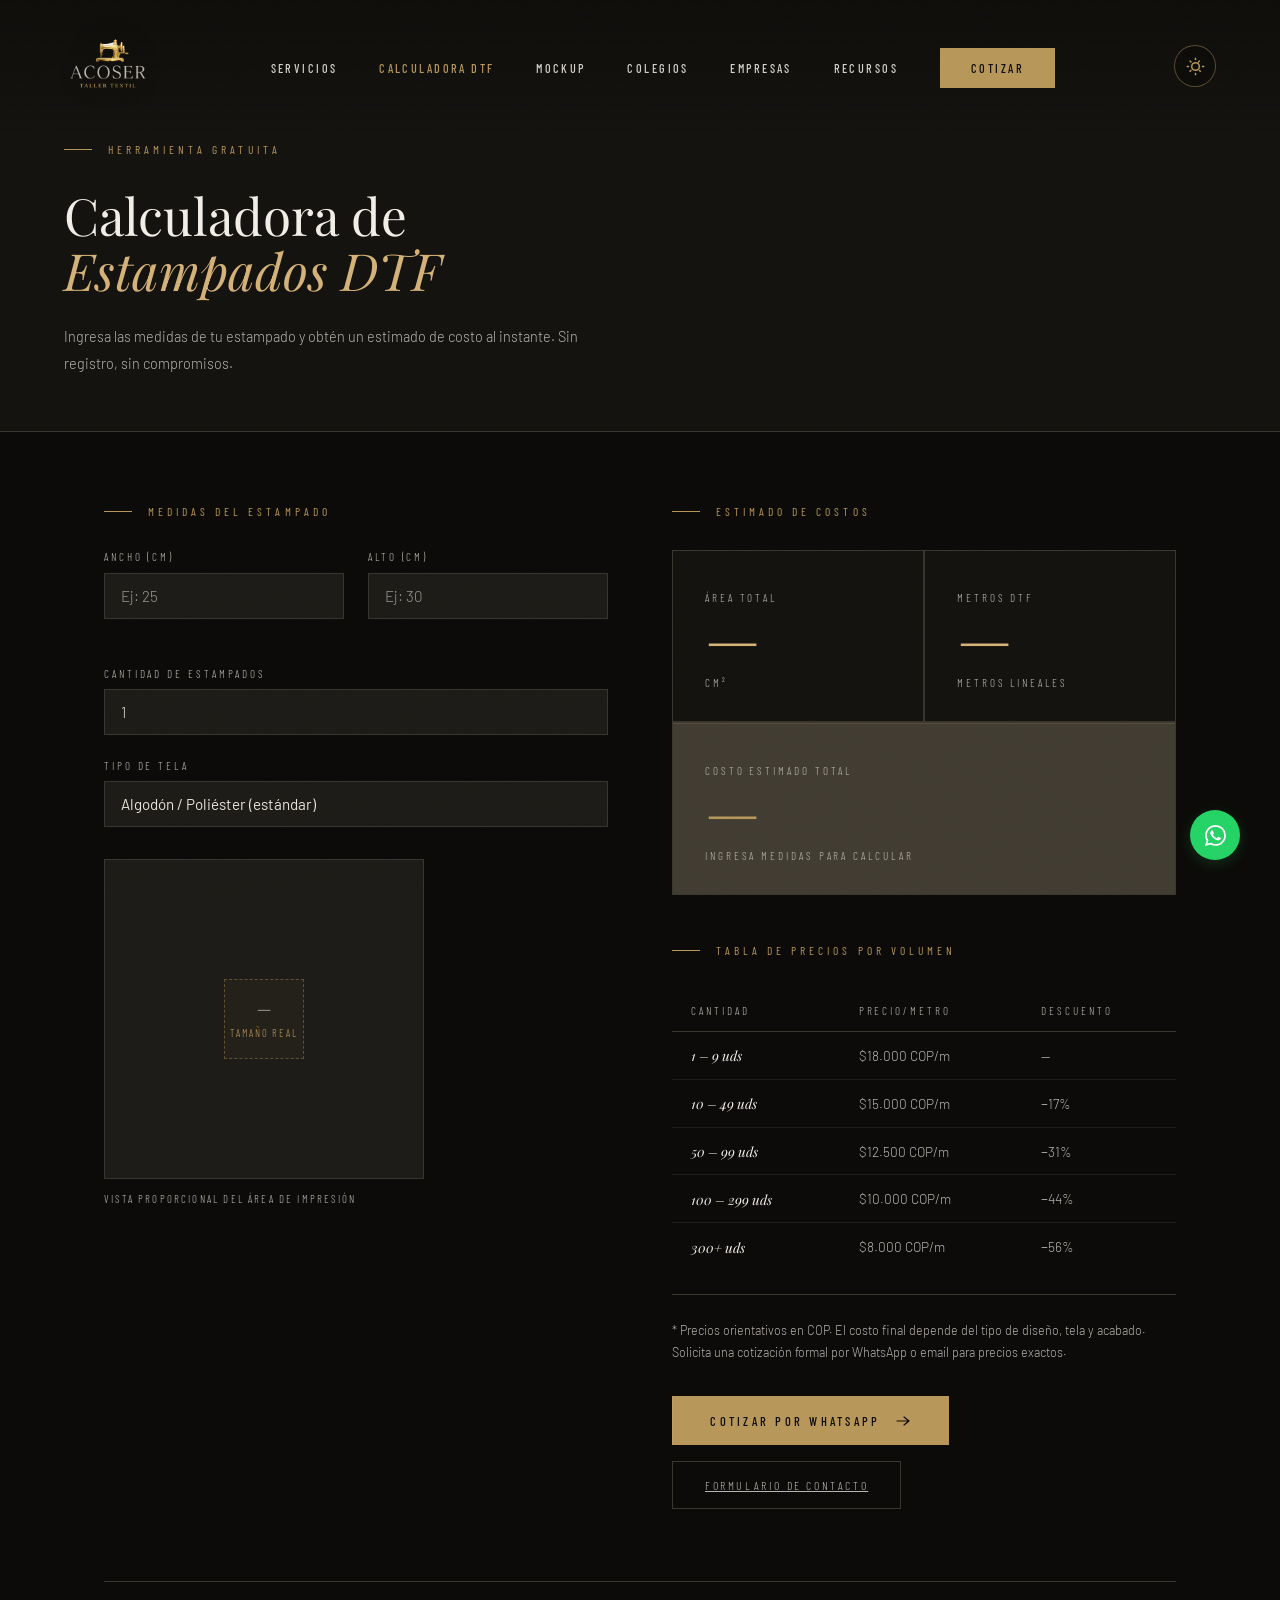
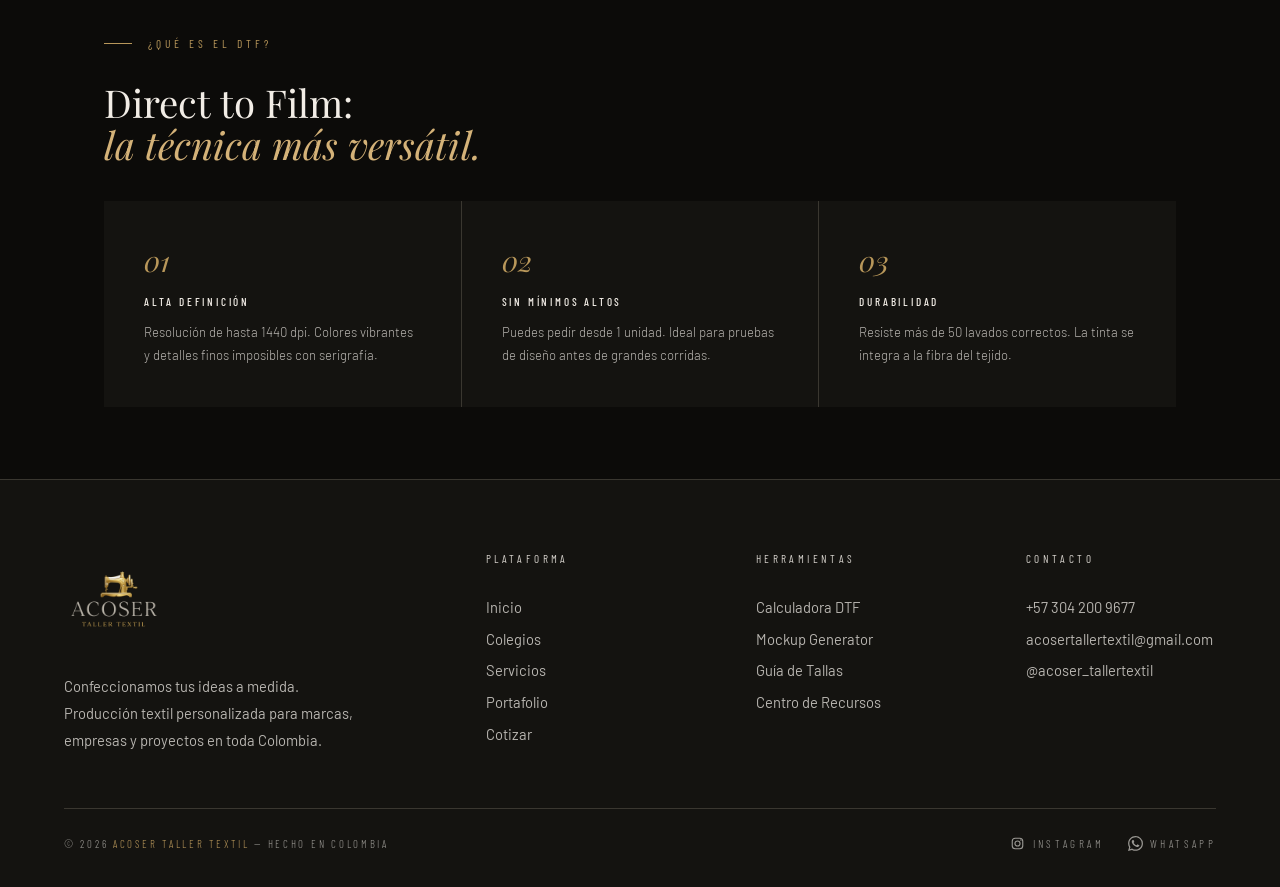
<file: modules/calculadora-dtf/index.html>
<!DOCTYPE html>
<html lang="es" data-theme="dark">
<head>
<meta charset="UTF-8">
<meta name="viewport" content="width=device-width, initial-scale=1.0">
<title>Calculadora DTF — ACOSER Taller Textil</title>
<link rel="icon" type="image/png" href="../../imagenes/favicon.png?v=3">
<link rel="apple-touch-icon" href="../../imagenes/apple-touch-icon.png?v=3">
<meta name="description" content="Calcula el costo de tus estampados DTF. Ingresa las medidas y obtén un estimado de precio al instante. Herramienta gratuita de ACOSER.">
<script>(function(){var t=localStorage.getItem('acoser-theme')||'dark';document.documentElement.setAttribute('data-theme',t);})();</script>
<link rel="preconnect" href="https://fonts.googleapis.com">
<link rel="preconnect" href="https://fonts.gstatic.com" crossorigin>
<link href="https://fonts.googleapis.com/css2?family=Playfair+Display:ital,wght@0,400;0,500;0,700;1,400;1,500&family=Barlow:wght@200;300;400;500&family=Barlow+Condensed:wght@200;300;400;500;600&display=swap" rel="stylesheet">
<link rel="stylesheet" href="../../css/base.css?v=20260612q">
<link rel="stylesheet" href="../../css/modules.css?v=20260612q">
<style>
.dtf-grid { display: grid; grid-template-columns: 1fr 1fr; gap: 2px; background: var(--dust); border: 1px solid var(--dust); margin-bottom: 3rem; }
.dtf-cell { background: var(--ink2); padding: 2rem; }
.dtf-cell.full { grid-column: span 2; }
.range-table { width: 100%; border-collapse: collapse; }
.range-table th { font-family: 'Barlow Condensed', sans-serif; font-size: .7rem; letter-spacing: .26em; text-transform: uppercase; color: var(--fog); font-weight: 300; padding: .9rem 1.2rem; text-align: left; border-bottom: 1px solid var(--dust); }
.range-table td { padding: .9rem 1.2rem; font-size: .85rem; color: var(--fog); border-bottom: 1px solid rgba(58,55,48,.4); }
.range-table tr:last-child td { border-bottom: none; }
.range-table tr.active td { color: var(--gold2); background: rgba(184,151,90,.05); }
.range-table td:first-child { font-family: 'Playfair Display', serif; font-style: italic; color: var(--cream); }
.result-big { font-family: 'Playfair Display', serif; font-size: clamp(2.5rem, 5vw, 4rem); font-weight: 400; color: var(--gold2); line-height: 1; }
.result-sub { font-family: 'Barlow Condensed', sans-serif; font-size: .7rem; letter-spacing: .26em; color: var(--fog); text-transform: uppercase; margin-top: .5rem; display: block; }
.calc-note { font-size: .78rem; color: var(--fog); line-height: 1.8; font-weight: 300; margin-top: 1.5rem; padding-top: 1.5rem; border-top: 1px solid var(--dust); }
.preview-box { aspect-ratio: 1; background: var(--ink3); border: 1px solid var(--dust); display: flex; align-items: center; justify-content: center; position: relative; overflow: hidden; }
.preview-area { border: 1px dashed rgba(184,151,90,.4); background: rgba(184,151,90,.04); display: flex; align-items: center; justify-content: center; flex-direction: column; gap: .5rem; transition: all .3s ease; }
.preview-label { font-family: 'Barlow Condensed', sans-serif; font-size: .66rem; letter-spacing: .18em; color: var(--gold); text-transform: uppercase; }
.preview-dims { font-family: 'Playfair Display', serif; font-size: .9rem; color: var(--cream); font-style: italic; }
.input-row { display: grid; grid-template-columns: 1fr 1fr; gap: 1.5rem; margin-bottom: 1.5rem; }
@media(max-width:768px){ .dtf-grid{grid-template-columns:1fr;} .dtf-cell.full{grid-column:span 1;} .input-row{grid-template-columns:1fr;} }
</style>
</head>
<body>

<div class="grain"></div>
<div class="cur-dot" id="curDot"></div>
<div class="cur-ring" id="curRing"></div>

<div id="loader">
  <img class="loader-machine" src="../../imagenes/maquina.png" alt="" height="64" style="height:64px;width:auto"><div class="loader-word"><span>ACOSER</span></div>
  <div class="loader-line-wrap"><div class="loader-line-inner"></div></div>
</div>

<a href="https://wa.me/573042009677" class="wa-float" target="_blank" rel="noopener" aria-label="WhatsApp">
  <svg viewBox="0 0 24 24"><path d="M17.472 14.382c-.297-.149-1.758-.867-2.03-.967-.273-.099-.471-.148-.67.15-.197.297-.767.966-.94 1.164-.173.199-.347.223-.644.075-.297-.15-1.255-.463-2.39-1.475-.883-.788-1.48-1.761-1.653-2.059-.173-.297-.018-.458.13-.606.134-.133.298-.347.446-.52.149-.174.198-.298.298-.497.099-.198.05-.371-.025-.52-.075-.149-.669-1.612-.916-2.207-.242-.579-.487-.5-.669-.51-.173-.008-.371-.01-.57-.01-.198 0-.52.074-.792.372-.272.297-1.04 1.016-1.04 2.479 0 1.462 1.065 2.875 1.213 3.074.149.198 2.096 3.2 5.077 4.487.709.306 1.262.489 1.694.625.712.227 1.36.195 1.871.118.571-.085 1.758-.719 2.006-1.413.248-.694.248-1.289.173-1.413-.074-.124-.272-.198-.57-.347m-5.421 7.403h-.004a9.87 9.87 0 01-5.031-1.378l-.361-.214-3.741.982.998-3.648-.235-.374a9.86 9.86 0 01-1.51-5.26c.001-5.45 4.436-9.884 9.888-9.884 2.64 0 5.122 1.03 6.988 2.898a9.825 9.825 0 012.893 6.994c-.003 5.45-4.437 9.884-9.885 9.884m8.413-18.297A11.815 11.815 0 0012.05 0C5.495 0 .16 5.335.157 11.892c0 2.096.547 4.142 1.588 5.945L.057 24l6.305-1.654a11.882 11.882 0 005.683 1.448h.005c6.554 0 11.89-5.335 11.893-11.893a11.821 11.821 0 00-3.48-8.413z"/></svg>
</a>

<div class="mob-overlay" id="mobOverlay" onclick="closeMob()"></div>
<div class="mob-nav" id="mobNav">
  <button class="mob-close" onclick="closeMob()">Cerrar</button>
  <ul class="mob-nav-links">
    <li><a href="../../index.html#about" onclick="closeMob()">Nosotros</a></li>
    <li><a href="../../index.html#services" onclick="closeMob()">Servicios</a></li>
    <li><a href="../calculadora-dtf/" onclick="closeMob()">Calculadora DTF</a></li>
    <li><a href="../colegios/" onclick="closeMob()">Colegios</a></li>
    <li><a href="../empresas/" onclick="closeMob()">Empresas</a></li>
    <li><a href="../recursos/" onclick="closeMob()">Recursos</a></li>
    <li><a href="../../index.html#contact" onclick="closeMob()">Cotizar</a></li>
  </ul>
</div>

<nav id="nav">
  <div class="nav-inner">
    <a href="../../index.html" class="nav-logo">
      <img src="../../imagenes/logo.png" alt="ACOSER" class="nav-logo-img">
    </a>
    <ul class="nav-links">
      <li><a href="../../index.html#services">Servicios</a></li>
      <li><a href="../calculadora-dtf/" style="color:var(--gold)">Calculadora DTF</a></li>
      <li><a href="../mockup/">Mockup</a></li>
      <li><a href="../colegios/">Colegios</a></li>
      <li><a href="../empresas/">Empresas</a></li>
      <li><a href="../recursos/">Recursos</a></li>
      <li><a href="../../index.html#contact" class="nav-cta-btn"><span>Cotizar</span></a></li>
    </ul>
    <div class="nav-right">
      <button class="theme-btn" id="themeBtn" aria-label="Cambiar tema">
        <svg width="15" height="15" viewBox="0 0 15 15" fill="none" stroke="currentColor" stroke-width="1.2" stroke-linecap="round" id="themeIcon"></svg>
      </button>
      <button class="burger" id="burger" onclick="openMob()" aria-label="Menu"><span></span><span></span><span></span></button>
    </div>
  </div>
</nav>

<!-- HERO -->
<div style="padding: calc(88px + 6vh) 4rem 6vh; border-bottom: 1px solid var(--dust); background: var(--ink2);">
  <div class="r">
    <div class="section-label">Herramienta gratuita</div>
    <h1 class="sec-h2">Calculadora de<br><em>Estampados DTF</em></h1>
    <p style="font-size:.9rem;color:var(--fog);line-height:1.9;max-width:540px;margin-top:1.5rem;font-weight:300;">Ingresa las medidas de tu estampado y obtén un estimado de costo al instante. Sin registro, sin compromisos.</p>
  </div>
</div>

<!-- CALCULADORA -->
<div style="padding:8vh 4rem;max-width:1200px;margin:0 auto;">

  <div class="split-2col" style="gap:4rem;align-items:start;">

    <!-- INPUTS -->
    <div class="r">
      <div class="section-label">Medidas del estampado</div>

      <div class="input-row">
        <div class="input-group">
          <label class="input-label">Ancho (cm)</label>
          <input class="input-field input-field--box" type="number" id="dtf-ancho" placeholder="Ej: 25" min="1" max="60" oninput="calcDTF()">
        </div>
        <div class="input-group">
          <label class="input-label">Alto (cm)</label>
          <input class="input-field input-field--box" type="number" id="dtf-alto" placeholder="Ej: 30" min="1" max="90" oninput="calcDTF()">
        </div>
      </div>

      <div class="input-group">
        <label class="input-label">Cantidad de estampados</label>
        <input class="input-field input-field--box" type="number" id="dtf-cant" placeholder="Ej: 50" min="1" oninput="calcDTF()" value="1">
      </div>

      <div class="input-group" style="margin-top:.5rem;">
        <label class="input-label">Tipo de tela</label>
        <select class="input-select" id="dtf-tela" onchange="calcDTF()">
          <option value="1">Algodón / Poliéster (estándar)</option>
          <option value="1.15">Lycra / Sintético (mayor adherencia)</option>
          <option value="0.9">Mezclas (algodón-poliéster)</option>
        </select>
      </div>

      <!-- PREVIEW VISUAL -->
      <div class="preview-box r d2" style="margin-top:2rem;max-width:320px;">
        <div class="preview-area" id="previewArea" style="width:80px;height:80px;">
          <div class="preview-dims" id="previewDims">—</div>
          <div class="preview-label">Tamaño real</div>
        </div>
      </div>
      <p style="font-size:.68rem;color:var(--fog);margin-top:.8rem;font-family:'Barlow Condensed',sans-serif;letter-spacing:.2em;text-transform:uppercase;">Vista proporcional del área de impresión</p>
    </div>

    <!-- RESULTADOS -->
    <div class="r d2">
      <div class="section-label">Estimado de costos</div>

      <div class="dtf-grid">
        <div class="dtf-cell">
          <span class="result-sub">Área total</span>
          <div class="result-big" id="res-area">—</div>
          <span class="result-sub">cm²</span>
        </div>
        <div class="dtf-cell">
          <span class="result-sub">Metros DTF</span>
          <div class="result-big" id="res-metros">—</div>
          <span class="result-sub">metros lineales</span>
        </div>
        <div class="dtf-cell full" style="background:rgba(184,151,90,.06);border-top:1px solid rgba(184,151,90,.2);">
          <span class="result-sub">Costo estimado total</span>
          <div class="result-big" id="res-precio" style="color:var(--gold);">—</div>
          <span class="result-sub" id="res-precio-unit">ingresa medidas para calcular</span>
        </div>
      </div>

      <!-- TABLA DE RANGOS -->
      <div class="section-label" style="margin-top:0;">Tabla de precios por volumen</div>
      <table class="range-table" id="rangeTable">
        <thead>
          <tr>
            <th>Cantidad</th>
            <th>Precio/metro</th>
            <th>Descuento</th>
          </tr>
        </thead>
        <tbody>
          <tr id="r1"><td>1 – 9 uds</td><td>$18.000 COP/m</td><td>—</td></tr>
          <tr id="r2"><td>10 – 49 uds</td><td>$15.000 COP/m</td><td>−17%</td></tr>
          <tr id="r3"><td>50 – 99 uds</td><td>$12.500 COP/m</td><td>−31%</td></tr>
          <tr id="r4"><td>100 – 299 uds</td><td>$10.000 COP/m</td><td>−44%</td></tr>
          <tr id="r5"><td>300+ uds</td><td>$8.000 COP/m</td><td>−56%</td></tr>
        </tbody>
      </table>

      <p class="calc-note">* Precios orientativos en COP. El costo final depende del tipo de diseño, tela y acabado. Solicita una cotización formal por WhatsApp o email para precios exactos.</p>

      <div style="display:flex;gap:1rem;margin-top:2rem;flex-wrap:wrap;">
        <button class="btn-module-primary" onclick="enviarWA()">
          <span>Cotizar por WhatsApp</span>
          <svg width="14" height="10" viewBox="0 0 14 10" fill="none"><path d="M1 5h12M8 1l5 4-5 4" stroke="currentColor" stroke-width="1.2" stroke-linecap="round" stroke-linejoin="round"/></svg>
        </button>
        <a href="../../index.html#contact" class="btn-module-secondary">Formulario de contacto</a>
      </div>
    </div>

  </div>

  <!-- GUÍA RÁPIDA DTF -->
  <div style="margin-top:8vh;border-top:1px solid var(--dust);padding-top:6vh;" class="r">
    <div class="section-label">¿Qué es el DTF?</div>
    <h2 class="sec-h2" style="font-size:clamp(1.8rem,3vw,2.4rem);">Direct to Film:<br><em>la técnica más versátil.</em></h2>
    <div class="split-3col" style="gap:1px;background:var(--dust);margin-top:4vh;">
      <div style="background:var(--ink2);padding:2.5rem;">
        <div style="font-family:'Playfair Display',serif;font-size:1.8rem;color:var(--gold);margin-bottom:1rem;font-style:italic;">01</div>
        <div style="font-family:'Barlow Condensed',sans-serif;font-size:.7rem;letter-spacing:.25em;text-transform:uppercase;color:var(--cream);font-weight:500;margin-bottom:.8rem;">Alta definición</div>
        <p style="font-size:.82rem;color:var(--fog);line-height:1.75;font-weight:300;">Resolución de hasta 1440 dpi. Colores vibrantes y detalles finos imposibles con serigrafía.</p>
      </div>
      <div style="background:var(--ink2);padding:2.5rem;">
        <div style="font-family:'Playfair Display',serif;font-size:1.8rem;color:var(--gold);margin-bottom:1rem;font-style:italic;">02</div>
        <div style="font-family:'Barlow Condensed',sans-serif;font-size:.7rem;letter-spacing:.25em;text-transform:uppercase;color:var(--cream);font-weight:500;margin-bottom:.8rem;">Sin mínimos altos</div>
        <p style="font-size:.82rem;color:var(--fog);line-height:1.75;font-weight:300;">Puedes pedir desde 1 unidad. Ideal para pruebas de diseño antes de grandes corridas.</p>
      </div>
      <div style="background:var(--ink2);padding:2.5rem;">
        <div style="font-family:'Playfair Display',serif;font-size:1.8rem;color:var(--gold);margin-bottom:1rem;font-style:italic;">03</div>
        <div style="font-family:'Barlow Condensed',sans-serif;font-size:.7rem;letter-spacing:.25em;text-transform:uppercase;color:var(--cream);font-weight:500;margin-bottom:.8rem;">Durabilidad</div>
        <p style="font-size:.82rem;color:var(--fog);line-height:1.75;font-weight:300;">Resiste más de 50 lavados correctos. La tinta se integra a la fibra del tejido.</p>
      </div>
    </div>
  </div>

</div>

<!-- FOOTER -->
<footer>
  <div class="footer-top">
    <div>
      <img class="footer-logo-full" src="../../imagenes/logo.png" alt="ACOSER Taller Textil">
      <p class="footer-brand-desc">Confeccionamos tus ideas a medida. Producción textil personalizada para marcas, empresas y proyectos en toda Colombia.</p>
    </div>
    <div>
      <span class="footer-col-head">Plataforma</span>
      <ul class="footer-links">
        <li><a href="../../index.html">Inicio</a></li>
        <li><a href="../colegios/">Colegios</a></li>
        <li><a href="../../index.html#services">Servicios</a></li>
        <li><a href="../../index.html#portfolio">Portafolio</a></li>
        <li><a href="../../index.html#contact">Cotizar</a></li>
      </ul>
    </div>
    <div>
      <span class="footer-col-head">Herramientas</span>
      <ul class="footer-links">
        <li><a href="../calculadora-dtf/">Calculadora DTF</a></li>
        <li><a href="../mockup/">Mockup Generator</a></li>
        <li><a href="../calculadora-tallas/">Guía de Tallas</a></li>
        <li><a href="../recursos/">Centro de Recursos</a></li>
      </ul>
    </div>
    <div>
      <span class="footer-col-head">Contacto</span>
      <ul class="footer-links">
        <li><a href="tel:+573042009677">+57 304 200 9677</a></li>
        <li><a href="mailto:acosertallertextil@gmail.com">acosertallertextil@gmail.com</a></li>
        <li><a href="https://instagram.com/acoser_tallertextil" target="_blank">@acoser_tallertextil</a></li>
      </ul>
    </div>
  </div>
  <div class="footer-bottom">
    <span class="footer-copy">&copy; 2026 <span>ACOSER Taller Textil</span> &mdash; Hecho en Colombia</span>
    <div class="footer-social">
      <a href="https://instagram.com/acoser_tallertextil" target="_blank" class="f-social-link"><svg width="15" height="15" viewBox="0 0 20 20" fill="none" stroke="currentColor" stroke-width="1.5" aria-hidden="true"><rect x="3" y="3" width="14" height="14" rx="4"/><circle cx="10" cy="10" r="3.4"/><circle cx="14.6" cy="5.4" r="1" fill="currentColor" stroke="none"/></svg>Instagram</a>
      <a href="https://wa.me/573042009677" target="_blank" class="f-social-link"><svg width="15" height="15" viewBox="0 0 24 24" fill="currentColor" aria-hidden="true"><path d="M17.472 14.382c-.297-.149-1.758-.867-2.03-.967-.273-.099-.471-.148-.67.15-.197.297-.767.966-.94 1.164-.173.199-.347.223-.644.075-.297-.15-1.255-.463-2.39-1.475-.883-.788-1.48-1.761-1.653-2.059-.173-.297-.018-.458.13-.606.134-.133.298-.347.446-.52.149-.174.198-.298.298-.497.099-.198.05-.371-.025-.52-.075-.149-.669-1.612-.916-2.207-.242-.579-.487-.5-.669-.51-.173-.008-.371-.01-.57-.01-.198 0-.52.074-.792.372-.272.297-1.04 1.016-1.04 2.479 0 1.462 1.065 2.875 1.213 3.074.149.198 2.096 3.2 5.077 4.487.709.306 1.262.489 1.694.625.712.227 1.36.195 1.871.118.571-.085 1.758-.719 2.006-1.413.248-.694.248-1.289.173-1.413-.074-.124-.272-.198-.57-.347m-5.421 7.403h-.004a9.87 9.87 0 01-5.031-1.378l-.361-.214-3.741.982.998-3.648-.235-.374a9.86 9.86 0 01-1.51-5.26c.001-5.45 4.436-9.884 9.888-9.884 2.64 0 5.122 1.03 6.988 2.898a9.825 9.825 0 012.893 6.994c-.003 5.45-4.437 9.884-9.885 9.884m8.413-18.297A11.815 11.815 0 0012.05 0C5.495 0 .16 5.335.157 11.892c0 2.096.547 4.142 1.588 5.945L.057 24l6.305-1.654a11.882 11.882 0 005.683 1.448h.005c6.554 0 11.89-5.335 11.893-11.893a11.821 11.821 0 00-3.48-8.413z"/></svg>WhatsApp</a>
    </div>
  </div>
</footer>

<script src="../../js/whatsapp.js?v=20260612u"></script>
<script src="../../js/leads.js?v=20260612q"></script>
<script src="../../js/core.js?v=20260612q"></script>
<script>
/* ─── PRECIOS DTF ─── */
const PRECIOS = [
  { min: 1,   max: 9,   precio: 18000, id: 'r1' },
  { min: 10,  max: 49,  precio: 15000, id: 'r2' },
  { min: 50,  max: 99,  precio: 12500, id: 'r3' },
  { min: 100, max: 299, precio: 10000, id: 'r4' },
  { min: 300, max: Infinity, precio: 8000, id: 'r5' },
];

function fmt(n) { return new Intl.NumberFormat('es-CO', { style: 'currency', currency: 'COP', minimumFractionDigits: 0 }).format(n); }

function calcDTF() {
  const ancho  = parseFloat(document.getElementById('dtf-ancho').value) || 0;
  const alto   = parseFloat(document.getElementById('dtf-alto').value)  || 0;
  const cant   = parseInt(document.getElementById('dtf-cant').value)    || 1;
  const factor = parseFloat(document.getElementById('dtf-tela').value)  || 1;

  if (!ancho || !alto) {
    document.getElementById('res-area').textContent   = '—';
    document.getElementById('res-metros').textContent = '—';
    document.getElementById('res-precio').textContent = '—';
    document.getElementById('res-precio-unit').textContent = 'ingresa medidas para calcular';
    return;
  }

  const areaCm2   = ancho * alto;
  /* DTF se vende por metro lineal de 60 cm de ancho */
  const metrosUnd = areaCm2 / (60 * 100); /* metros por unidad */
  const metrosTot = metrosUnd * cant * factor;

  /* Precio según rango */
  const rango = PRECIOS.find(r => cant >= r.min && cant <= r.max) || PRECIOS[PRECIOS.length - 1];
  const total = metrosTot * rango.precio;

  document.getElementById('res-area').textContent   = areaCm2.toLocaleString('es-CO') + ' cm²';
  document.getElementById('res-metros').textContent = metrosTot.toFixed(2) + ' m';
  document.getElementById('res-precio').textContent = fmt(Math.round(total));
  document.getElementById('res-precio-unit').textContent = `${cant} unidad${cant > 1 ? 'es' : ''} · ${fmt(Math.round(total / cant))} c/u`;

  /* Highlight rango activo */
  PRECIOS.forEach(r => {
    const row = document.getElementById(r.id);
    if (row) row.className = r.id === rango.id ? 'active' : '';
  });

  /* Preview visual proporcional */
  const maxPx = 200;
  const scale = maxPx / Math.max(ancho, alto);
  const pw = Math.round(ancho * scale);
  const ph = Math.round(alto * scale);
  const box = document.getElementById('previewArea');
  box.style.width  = pw + 'px';
  box.style.height = ph + 'px';
  document.getElementById('previewDims').textContent = `${ancho}×${alto}`;

  /* Guardar en sesión para WhatsApp */
  window._dtfData = { ancho, alto, cant, metrosTot: metrosTot.toFixed(2), costoEst: fmt(Math.round(total)), area: areaCm2 };
}

function enviarWA() {
  const d = window._dtfData || {};
  const url = ACOSER_WA.calculadoraDTF({
    ancho:    d.ancho    || '—',
    alto:     d.alto     || '—',
    area:     d.area     || '—',
    metros:   d.metrosTot || '—',
    cantidad: document.getElementById('dtf-cant').value || '—',
    costoEst: d.costoEst || '—',
  });
  ACOSER_LEADS.capturar({ fuente: 'calculadora-dtf', ...d }, { email: false });
  window.open(url, '_blank');
}
</script>
</body>
</html>
</file>
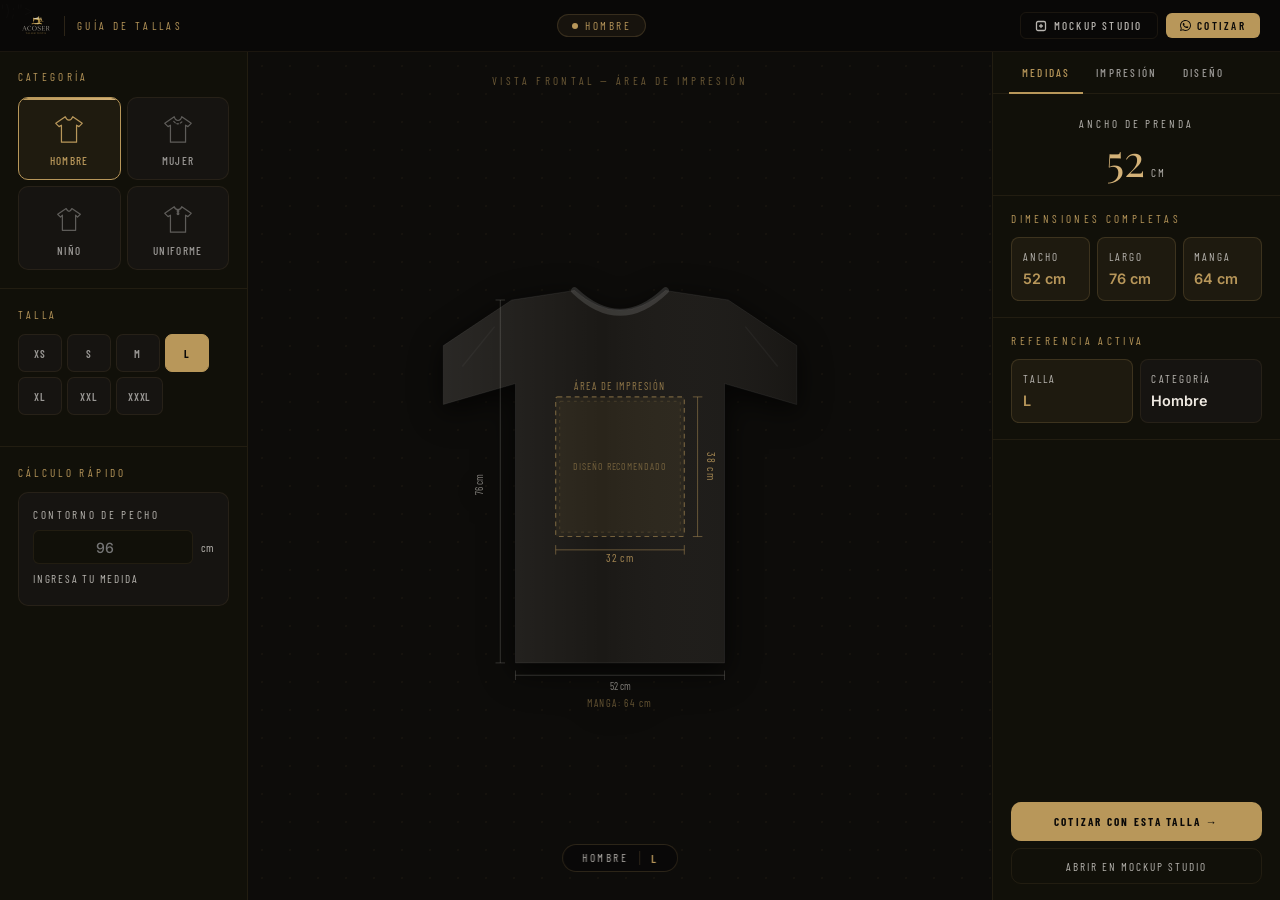
<file: modules/calculadora-tallas/index.html>
<!DOCTYPE html>
<html lang="es" data-theme="dark">
<head>
<meta charset="UTF-8">
<meta name="viewport" content="width=device-width, initial-scale=1.0, user-scalable=no">
<title>ACOSER Studio — Guía de Tallas Premium</title>
<link rel="icon" type="image/png" href="../../imagenes/favicon.png?v=3">
<link rel="apple-touch-icon" href="../../imagenes/apple-touch-icon.png?v=3">
<meta name="description" content="Guía de tallas profesional ACOSER. Medidas exactas de prendas, área de impresión y tamaño de diseño recomendado por talla.">
<script>(function(){var t=localStorage.getItem('acoser-theme')||'dark';document.documentElement.setAttribute('data-theme',t);})();</script>
<link rel="preconnect" href="https://fonts.googleapis.com">
<link rel="preconnect" href="https://fonts.gstatic.com" crossorigin>
<link href="https://fonts.googleapis.com/css2?family=Playfair+Display:ital,wght@0,400;0,500;0,700;1,400&family=Barlow:wght@200;300;400;500&family=Barlow+Condensed:wght@200;300;400;500;600&family=Inter:wght@300;400;500;600&display=swap" rel="stylesheet">
<style>
*,*::before,*::after{box-sizing:border-box;margin:0;padding:0}
:root{
  --s-bg:#0a0908;--s-panel:#111009;--s-panel2:#161411;
  --s-border:rgba(184,151,90,.10);--s-border2:rgba(184,151,90,.20);
  --s-gold:#b8975a;--s-gold2:#d4b278;--s-gold-dim:rgba(184,151,90,.08);
  --s-cream:#f0ebe3;--s-ash:#9a9895;--s-fog:#b8b5b0;
  --s-red:#c0614a;--s-green:#3a8a5a;
  --s-radius:10px;--s-left:248px;--s-right:288px;--s-bar:52px;
  --s-font:'Inter','Barlow',sans-serif;
}
html,body{height:100%;overflow:hidden;background:var(--s-bg);color:var(--s-cream);font-family:var(--s-font)}

/* ── SHELL ── */
.studio{display:flex;flex-direction:column;height:100vh}

/* ── TOP BAR ── */
.studio-bar{
  height:var(--s-bar);background:rgba(10,9,8,.96);border-bottom:1px solid var(--s-border);
  backdrop-filter:blur(16px);display:flex;align-items:center;justify-content:space-between;
  padding:0 1.25rem;z-index:100;flex-shrink:0
}
.bar-brand{display:flex;align-items:center;gap:.75rem;text-decoration:none}
.bar-brand-logo{height:32px;width:auto;opacity:.9}
.bar-brand-div{width:1px;height:20px;background:var(--s-border2)}
.bar-brand-tag{font-family:'Barlow Condensed',sans-serif;font-size:.7rem;letter-spacing:.3em;text-transform:uppercase;color:var(--s-gold)}
.bar-badge{
  display:flex;align-items:center;gap:.45rem;background:var(--s-gold-dim);
  border:1px solid var(--s-border2);border-radius:100px;padding:.28rem .9rem
}
.bar-badge-dot{width:6px;height:6px;border-radius:50%;background:var(--s-gold)}
.bar-badge-txt{font-family:'Barlow Condensed',sans-serif;font-size:.7rem;letter-spacing:.22em;text-transform:uppercase;color:var(--s-gold)}
.bar-actions{display:flex;align-items:center;gap:.5rem}
.bar-btn{
  display:inline-flex;align-items:center;gap:.4rem;padding:.38rem .88rem;
  font-family:'Barlow Condensed',sans-serif;font-size:.7rem;letter-spacing:.2em;
  text-transform:uppercase;font-weight:500;border-radius:6px;cursor:pointer;
  transition:all .2s cubic-bezier(.4,0,.2,1);border:none
}
.bar-btn--ghost{background:transparent;color:var(--s-fog);border:1px solid var(--s-border)}
.bar-btn--ghost:hover{color:var(--s-cream);border-color:var(--s-border2);background:var(--s-panel2)}
.bar-btn--gold{background:var(--s-gold);color:#0a0908;font-weight:600}
.bar-btn--gold:hover{background:var(--s-gold2)}

/* ── MAIN 3-COL ── */
.studio-main{
  flex:1;display:grid;
  grid-template-columns:var(--s-left) 1fr var(--s-right);
  overflow:hidden
}

/* ── LEFT PANEL ── */
.studio-left{
  background:var(--s-panel);border-right:1px solid var(--s-border);
  display:flex;flex-direction:column;overflow:hidden
}
.p-sec{padding:1.15rem 1.1rem;border-bottom:1px solid var(--s-border);flex-shrink:0}
.p-sec--grow{flex:1;overflow-y:auto;border-bottom:none}
.p-lbl{
  font-family:'Barlow Condensed',sans-serif;font-size:.7rem;letter-spacing:.3em;
  text-transform:uppercase;color:var(--s-gold);display:block;margin-bottom:.85rem
}

/* Category grid */
.cat-grid{display:grid;grid-template-columns:1fr 1fr;gap:6px}
.cat-tile{
  background:var(--s-panel2);border:1px solid var(--s-border);border-radius:var(--s-radius);
  padding:.9rem .7rem .75rem;cursor:pointer;transition:all .2s cubic-bezier(.4,0,.2,1);
  display:flex;flex-direction:column;align-items:center;gap:.5rem;position:relative;overflow:hidden
}
.cat-tile:hover{border-color:var(--s-border2);background:#1a1815}
.cat-tile.active{border-color:var(--s-gold);background:var(--s-gold-dim)}
.cat-tile.active::after{
  content:'';position:absolute;top:0;left:0;right:0;height:2px;
  background:linear-gradient(90deg,var(--s-gold),var(--s-gold2))
}
.cat-ico{width:34px;height:34px;opacity:.55;transition:opacity .2s}
.cat-tile.active .cat-ico,.cat-tile:hover .cat-ico{opacity:1}
.cat-name{
  font-family:'Barlow Condensed',sans-serif;font-size:.7rem;letter-spacing:.12em;
  text-transform:uppercase;color:var(--s-ash);font-weight:500;transition:color .2s
}
.cat-tile.active .cat-name{color:var(--s-gold)}
.cat-tile:hover .cat-name{color:var(--s-fog)}

/* Size pills */
.sz-grid{display:flex;flex-wrap:wrap;gap:5px;margin-bottom:.8rem}
.sz-pill{
  min-width:44px;height:38px;padding:0 .7rem;border:1px solid var(--s-border);border-radius:7px;
  font-family:'Barlow Condensed',sans-serif;font-size:.68rem;letter-spacing:.08em;font-weight:600;
  text-transform:uppercase;color:var(--s-ash);cursor:pointer;background:var(--s-panel2);
  display:flex;align-items:center;justify-content:center;
  transition:all .18s cubic-bezier(.4,0,.2,1)
}
.sz-pill:hover{border-color:var(--s-border2);color:var(--s-cream)}
.sz-pill.active{background:var(--s-gold);border-color:var(--s-gold);color:#0a0908;font-weight:700}

/* Quick calc */
.qc-card{
  background:var(--s-panel2);border:1px solid var(--s-border);
  border-radius:var(--s-radius);padding:.9rem
}
.qc-sub{
  font-family:'Barlow Condensed',sans-serif;font-size:.7rem;letter-spacing:.24em;
  text-transform:uppercase;color:var(--s-fog);display:block;margin-bottom:.6rem
}
.qc-row{display:flex;align-items:center;gap:.5rem}
.qc-input{
  flex:1;height:34px;background:var(--s-panel);border:1px solid var(--s-border);
  border-radius:6px;text-align:center;color:var(--s-cream);
  font-family:'Inter',sans-serif;font-size:.88rem;font-weight:500;outline:none;transition:border-color .2s
}
.qc-input:focus{border-color:var(--s-gold)}
.qc-unit{font-size:.72rem;color:var(--s-fog);font-family:'Barlow Condensed',sans-serif;letter-spacing:.05em}
.qc-result{
  margin-top:.5rem;font-family:'Barlow Condensed',sans-serif;
  font-size:.7rem;letter-spacing:.16em;text-transform:uppercase;color:var(--s-fog);
  min-height:18px;transition:color .3s
}
.qc-result.found{color:var(--s-gold)}

/* ── CENTER CANVAS ── */
.studio-canvas{
  background:#0d0c0a;display:flex;align-items:center;justify-content:center;
  position:relative;overflow:hidden
}
.studio-canvas::before{
  content:'';position:absolute;inset:0;pointer-events:none;
  background-image:radial-gradient(circle,rgba(184,151,90,.05) 1px,transparent 1px);
  background-size:28px 28px
}
.shirt-wrap{
  position:relative;width:380px;display:flex;align-items:center;justify-content:center
}
#shirtSvg{
  width:100%;max-height:calc(100vh - 140px);
  filter:drop-shadow(0 6px 16px rgba(0,0,0,.45));
  transition:all .25s cubic-bezier(.4,0,.2,1)
}
.canvas-label{
  position:absolute;top:1.4rem;left:50%;transform:translateX(-50%);
  font-family:'Barlow Condensed',sans-serif;font-size:.7rem;letter-spacing:.3em;
  text-transform:uppercase;color:rgba(184,151,90,.55);pointer-events:none;white-space:nowrap
}
.size-badge{
  position:absolute;bottom:1.75rem;left:50%;transform:translateX(-50%);
  background:rgba(10,9,8,.88);border:1px solid var(--s-border2);border-radius:100px;
  padding:.38rem 1.2rem;backdrop-filter:blur(12px);display:flex;align-items:center;gap:.7rem
}
.sb-cat{font-family:'Barlow Condensed',sans-serif;font-size:.7rem;letter-spacing:.22em;text-transform:uppercase;color:var(--s-fog)}
.sb-sep{width:1px;height:14px;background:var(--s-border2)}
.sb-sz{font-family:'Barlow Condensed',sans-serif;font-size:.72rem;letter-spacing:.1em;text-transform:uppercase;color:var(--s-gold);font-weight:600}

/* ── RIGHT PANEL ── */
.studio-right{
  background:var(--s-panel);border-left:1px solid var(--s-border);
  display:flex;flex-direction:column;overflow:hidden
}
.tabs{display:flex;border-bottom:1px solid var(--s-border);padding:0 1rem;flex-shrink:0}
.tab{
  font-family:'Barlow Condensed',sans-serif;font-size:.7rem;letter-spacing:.2em;text-transform:uppercase;
  font-weight:500;color:var(--s-ash);padding:.85rem .8rem;border:none;background:transparent;
  cursor:pointer;border-bottom:2px solid transparent;margin-bottom:-1px;transition:all .2s
}
.tab.active{color:var(--s-gold);border-bottom-color:var(--s-gold)}
.tab:not(.active):hover{color:var(--s-fog)}
.tab-body{display:none;flex:1;overflow-y:auto;flex-direction:column}
.tab-body.active{display:flex}

/* Hero number */
.hero-metric{
  padding:1.4rem 1.2rem .9rem;border-bottom:1px solid var(--s-border);text-align:center
}
.h-lbl{
  font-family:'Barlow Condensed',sans-serif;font-size:.7rem;letter-spacing:.26em;
  text-transform:uppercase;color:var(--s-fog);margin-bottom:.45rem;display:block
}
.h-vals{display:flex;align-items:baseline;justify-content:center;gap:.35rem}
.h-num{
  font-family:'Playfair Display',serif;font-size:2.75rem;color:var(--s-gold2);
  font-weight:400;line-height:1;transition:all .35s cubic-bezier(.4,0,.2,1)
}
.h-unit{font-family:'Barlow Condensed',sans-serif;font-size:.7rem;letter-spacing:.2em;text-transform:uppercase;color:var(--s-fog)}

/* Spec cards */
.r-sec{padding:1rem 1.15rem;border-bottom:1px solid var(--s-border)}
.r-sec:last-of-type{border-bottom:none}
.grid-3{display:grid;grid-template-columns:1fr 1fr 1fr;gap:.45rem}
.grid-2{display:grid;grid-template-columns:1fr 1fr;gap:.45rem}
.s-card{
  background:var(--s-panel2);border:1px solid var(--s-border);
  border-radius:8px;padding:.75rem .65rem;transition:border-color .3s,background .3s
}
.s-card.hi{border-color:var(--s-border2);background:var(--s-gold-dim)}
.s-key{
  font-family:'Barlow Condensed',sans-serif;font-size:.7rem;letter-spacing:.18em;
  text-transform:uppercase;color:var(--s-fog);display:block;margin-bottom:.3rem
}
.s-val{
  font-family:'Inter',sans-serif;font-size:.9rem;font-weight:600;color:var(--s-cream);
  transition:all .3s cubic-bezier(.4,0,.2,1)
}
.s-val.gold{color:var(--s-gold)}
.s-val.green{color:#5aba85}

/* Coverage bar */
.cov-wrap{padding:.9rem 1.15rem}
.cov-head{display:flex;align-items:center;justify-content:space-between;margin-bottom:.55rem}
.cov-lbl{font-family:'Barlow Condensed',sans-serif;font-size:.7rem;letter-spacing:.22em;text-transform:uppercase;color:var(--s-fog)}
.cov-pct{font-family:'Inter',sans-serif;font-size:.82rem;font-weight:600;color:var(--s-gold)}
.cov-track{height:4px;background:var(--s-panel2);border-radius:2px;overflow:hidden;margin-bottom:.4rem}
.cov-fill{height:100%;border-radius:2px;background:linear-gradient(90deg,var(--s-gold),var(--s-gold2));transition:width .5s cubic-bezier(.4,0,.2,1)}

/* Recommended tag */
.recom-tag{
  background:linear-gradient(135deg,rgba(184,151,90,.07),rgba(184,151,90,.03));
  border:1px solid var(--s-border2);border-radius:var(--s-radius);padding:.9rem 1rem;
  margin:0 1.15rem .9rem
}
.rt-lbl{
  font-family:'Barlow Condensed',sans-serif;font-size:.7rem;letter-spacing:.18em;
  text-transform:uppercase;color:var(--s-gold);display:block;margin-bottom:.3rem
}
.rt-val{font-family:'Playfair Display',serif;font-size:1rem;color:var(--s-cream);font-style:italic}

/* Tip card */
.tip-card{
  background:var(--s-panel2);border:1px solid var(--s-border);border-radius:8px;
  padding:.75rem .65rem;margin:0 1.15rem
}
.tip-val{font-family:'Inter',sans-serif;font-size:.74rem;font-weight:400;color:var(--s-fog);line-height:1.75}

/* Actions */
.action-sec{padding:1rem 1.1rem;margin-top:auto;display:flex;flex-direction:column;gap:.45rem}
.btn-primary{
  width:100%;padding:.8rem 1.25rem;background:var(--s-gold);color:#0a0908;border:none;
  border-radius:var(--s-radius);font-family:'Barlow Condensed',sans-serif;font-size:.7rem;
  letter-spacing:.2em;text-transform:uppercase;font-weight:700;cursor:pointer;
  transition:all .2s;position:relative;overflow:hidden
}
.btn-primary::before{
  content:'';position:absolute;inset:0;background:var(--s-gold2);
  transform:scaleX(0);transform-origin:left;transition:transform .4s cubic-bezier(.77,0,.175,1)
}
.btn-primary:hover::before{transform:scaleX(1)}
.btn-primary span{position:relative}
.btn-secondary{
  width:100%;padding:.65rem 1rem;background:transparent;color:var(--s-fog);
  border:1px solid var(--s-border);border-radius:var(--s-radius);
  font-family:'Barlow Condensed',sans-serif;font-size:.7rem;letter-spacing:.18em;
  text-transform:uppercase;cursor:pointer;transition:all .2s
}
.btn-secondary:hover{border-color:var(--s-border2);color:var(--s-cream)}

/* Scrollbar */
.studio-left::-webkit-scrollbar,.studio-right::-webkit-scrollbar,.tab-body::-webkit-scrollbar{width:3px}
.studio-left::-webkit-scrollbar-thumb,.studio-right::-webkit-scrollbar-thumb,.tab-body::-webkit-scrollbar-thumb{background:rgba(184,151,90,.2);border-radius:2px}

/* ── RESPONSIVE ── */
@media(max-width:1020px){:root{--s-left:212px;--s-right:258px}}
@media(max-width:800px){
  .studio-main{grid-template-columns:1fr;grid-template-rows:auto 1fr auto;overflow-y:auto}
  .studio-left{flex-direction:row;overflow-x:auto;overflow-y:hidden;border-right:none;border-bottom:1px solid var(--s-border);height:56px;align-items:center}
  .p-sec{border-bottom:none;border-right:1px solid var(--s-border);padding:0 .8rem;height:100%;display:flex;align-items:center;flex-shrink:0}
  .p-lbl{display:none}
  .cat-grid{grid-template-columns:repeat(4,1fr);width:max-content}
  .cat-tile{flex-direction:row;padding:.35rem .7rem;gap:.4rem}
  .cat-ico{width:16px;height:16px}
  .sz-grid{flex-wrap:nowrap}
  .p-sec--grow{border-right:none}
  .studio-canvas{min-height:380px}
  .studio-right{min-height:280px}
  .qc-card{display:none}
}
@media(max-width:560px){
  .bar-brand-div,.bar-brand-tag{display:none}
  .bar-btn--ghost{display:none}
}
</style>
</head>
<body>
<div class="grain" style="opacity:.015;z-index:9999;pointer-events:none;position:fixed;inset:0;background:url('data:image/svg+xml,<svg xmlns=\"http://www.w3.org/2000/svg\" width=\"200\" height=\"200\"><filter id=\"n\"><feTurbulence type=\"fractalNoise\" baseFrequency=\".65\" numOctaves=\"3\" stitchTiles=\"stitch\"/></filter><rect width=\"200\" height=\"200\" filter=\"url(%23n)\" opacity=\"1\"/></svg>');"></div>

<div class="studio">

  <!-- TOP BAR -->
  <header class="studio-bar">
    <a href="../../index.html" class="bar-brand">
      <img src="../../imagenes/logo.png" alt="ACOSER" class="bar-brand-logo">
      <div class="bar-brand-div"></div>
      <span class="bar-brand-tag">Guía de Tallas</span>
    </a>
    <div class="bar-badge">
      <div class="bar-badge-dot"></div>
      <span class="bar-badge-txt" id="badgeCatTop">Hombre</span>
    </div>
    <div class="bar-actions">
      <button class="bar-btn bar-btn--ghost" onclick="window.location='../mockup/'">
        <svg width="12" height="12" viewBox="0 0 12 12" fill="none" stroke="currentColor" stroke-width="1.3" stroke-linecap="round"><rect x="1.5" y="1.5" width="9" height="9" rx="1.5"/><path d="M4.5 6h3M6 4.5v3"/></svg>
        Mockup Studio
      </button>
      <button class="bar-btn bar-btn--gold" onclick="cotizarWA()">
        <svg width="11" height="11" viewBox="0 0 24 24" fill="currentColor"><path d="M17.472 14.382c-.297-.149-1.758-.867-2.03-.967-.273-.099-.471-.148-.67.15-.197.297-.767.966-.94 1.164-.173.199-.347.223-.644.075-.297-.15-1.255-.463-2.39-1.475-.883-.788-1.48-1.761-1.653-2.059-.173-.297-.018-.458.13-.606.134-.133.298-.347.446-.52.149-.174.198-.298.298-.497.099-.198.05-.371-.025-.52-.075-.149-.669-1.612-.916-2.207-.242-.579-.487-.5-.669-.51-.173-.008-.371-.01-.57-.01-.198 0-.52.074-.792.372-.272.297-1.04 1.016-1.04 2.479 0 1.462 1.065 2.875 1.213 3.074.149.198 2.096 3.2 5.077 4.487.709.306 1.262.489 1.694.625.712.227 1.36.195 1.871.118.571-.085 1.758-.719 2.006-1.413.248-.694.248-1.289.173-1.413-.074-.124-.272-.198-.57-.347m-5.421 7.403h-.004a9.87 9.87 0 01-5.031-1.378l-.361-.214-3.741.982.998-3.648-.235-.374a9.86 9.86 0 01-1.51-5.26c.001-5.45 4.436-9.884 9.888-9.884 2.64 0 5.122 1.03 6.988 2.898a9.825 9.825 0 012.893 6.994c-.003 5.45-4.437 9.884-9.885 9.884m8.413-18.297A11.815 11.815 0 0012.05 0C5.495 0 .16 5.335.157 11.892c0 2.096.547 4.142 1.588 5.945L.057 24l6.305-1.654a11.882 11.882 0 005.683 1.448h.005c6.554 0 11.89-5.335 11.893-11.893a11.821 11.821 0 00-3.48-8.413z"/></svg>
        Cotizar
      </button>
    </div>
  </header>

  <div class="studio-main">

    <!-- LEFT: CATEGORY + SIZE -->
    <aside class="studio-left">

      <div class="p-sec">
        <span class="p-lbl">Categoría</span>
        <div class="cat-grid">
          <button class="cat-tile active" data-cat="hombre" onclick="setCategory('hombre',this)">
            <svg class="cat-ico" viewBox="0 0 36 36" fill="none" stroke="var(--s-gold)" stroke-width="1.3" stroke-linecap="round" stroke-linejoin="round">
              <path d="M14 5l-10 7 3.5 3.5L10 14v18h16V14l2.5 1.5L32 12l-10-7c0 0-1.5 3.5-4 3.5S14 5 14 5z"/>
            </svg>
            <span class="cat-name">Hombre</span>
          </button>
          <button class="cat-tile" data-cat="mujer" onclick="setCategory('mujer',this)">
            <svg class="cat-ico" viewBox="0 0 36 36" fill="none" stroke="var(--s-ash)" stroke-width="1.3" stroke-linecap="round" stroke-linejoin="round">
              <path d="M14 5l-10 7 3.5 3.5L10 14v18h16V14l2.5 1.5L32 12l-10-7c0 0-1 4-4 4s-4-4-4-4z"/>
              <path d="M13.5 10 Q18 15 22.5 10" stroke-dasharray="2,2"/>
            </svg>
            <span class="cat-name">Mujer</span>
          </button>
          <button class="cat-tile" data-cat="nino" onclick="setCategory('nino',this)">
            <svg class="cat-ico" viewBox="0 0 36 36" fill="none" stroke="var(--s-ash)" stroke-width="1.3" stroke-linecap="round" stroke-linejoin="round">
              <path d="M15 7l-9 6 3 3L11 14v16h14V14l2 2 3-3-9-6c0 0-1.5 3-3 3s-3-3-3-3z"/>
            </svg>
            <span class="cat-name">Niño</span>
          </button>
          <button class="cat-tile" data-cat="uniforme" onclick="setCategory('uniforme',this)">
            <svg class="cat-ico" viewBox="0 0 36 36" fill="none" stroke="var(--s-ash)" stroke-width="1.3" stroke-linecap="round" stroke-linejoin="round">
              <path d="M14 5l-10 7 3.5 3.5L10 14v18h16V14l2.5 1.5L32 12l-10-7c0 0-1 3-4 3s-4-3-4-3z"/>
              <line x1="18" y1="8" x2="18" y2="13"/>
              <circle cx="18" cy="9.5" r=".9" fill="var(--s-ash)"/>
              <circle cx="18" cy="12.5" r=".9" fill="var(--s-ash)"/>
            </svg>
            <span class="cat-name">Uniforme</span>
          </button>
        </div>
      </div>

      <div class="p-sec">
        <span class="p-lbl">Talla</span>
        <div class="sz-grid" id="szGrid"><!-- JS --></div>
      </div>

      <div class="p-sec p-sec--grow">
        <span class="p-lbl">Cálculo rápido</span>
        <div class="qc-card">
          <span class="qc-sub">Contorno de pecho</span>
          <div class="qc-row">
            <input type="number" class="qc-input" id="qcPecho" placeholder="96" min="60" max="160" oninput="calcFromPecho()">
            <span class="qc-unit">cm</span>
          </div>
          <div class="qc-result" id="qcResult">Ingresa tu medida</div>
        </div>
      </div>

    </aside>

    <!-- CENTER: SVG SHIRT -->
    <div class="studio-canvas">
      <div class="canvas-label">Vista frontal — Área de impresión</div>
      <div class="shirt-wrap">
        <svg id="shirtSvg" viewBox="0 0 400 490" xmlns="http://www.w3.org/2000/svg">
          <defs>
            <filter id="sfx" x="-25%" y="-15%" width="150%" height="140%">
              <feDropShadow dx="0" dy="8" stdDeviation="12" flood-color="rgba(0,0,0,.55)"/>
            </filter>
            <linearGradient id="sGrad" x1="0%" y1="0%" x2="100%" y2="0%">
              <stop offset="0%" stop-color="rgba(255,255,255,.065)"/>
              <stop offset="45%" stop-color="rgba(255,255,255,0)"/>
              <stop offset="100%" stop-color="rgba(0,0,0,.09)"/>
            </linearGradient>
          </defs>

          <!-- Shirt shadow -->
          <path d="M152 50 Q200 92 248 50 L314 60 L386 108 L386 170 L310 148 L310 442 L90 442 L90 148 L14 170 L14 108 L86 60 Z"
            fill="#000" filter="url(#sfx)" opacity=".6"/>

          <!-- Shirt body -->
          <path id="shirtBody"
            d="M152 50 Q200 92 248 50 L314 60 L386 108 L386 170 L310 148 L310 442 L90 442 L90 148 L14 170 L14 108 L86 60 Z"
            fill="#1b1916" stroke="rgba(255,255,255,.07)" stroke-width="1"/>

          <!-- Gradient overlay -->
          <path d="M152 50 Q200 92 248 50 L314 60 L386 108 L386 170 L310 148 L310 442 L90 442 L90 148 L14 170 L14 108 L86 60 Z"
            fill="url(#sGrad)" pointer-events="none"/>

          <!-- Collar -->
          <path d="M152 50 Q200 96 248 50"
            fill="none" stroke="rgba(255,255,255,.13)" stroke-width="7" stroke-linecap="round"/>

          <!-- Subtle sleeve crease lines -->
          <line x1="68" y1="88" x2="34" y2="130" stroke="rgba(255,255,255,.04)" stroke-width="1.5"/>
          <line x1="332" y1="88" x2="366" y2="130" stroke="rgba(255,255,255,.04)" stroke-width="1.5"/>

          <!-- Print area (gold dashed rect) -->
          <rect id="paRect" x="117" y="162" width="166" height="190"
            fill="rgba(184,151,90,.07)" stroke="rgba(184,151,90,.55)"
            stroke-width="1.2" stroke-dasharray="5,4" rx="2"/>

          <!-- Print area top label -->
          <text id="paTopLabel" x="200" y="157"
            font-family="Barlow Condensed,sans-serif" font-size="11" letter-spacing="1.5"
            fill="rgba(184,151,90,.75)" text-anchor="middle">ÁREA DE IMPRESIÓN</text>

          <!-- Recommended area -->
          <rect id="recRect" x="131" y="178" width="138" height="160"
            fill="rgba(184,151,90,.025)" stroke="rgba(184,151,90,.22)"
            stroke-width="1" stroke-dasharray="3,4" rx="1"/>

          <!-- Recommended label inside -->
          <text id="recLabel" x="200" y="262"
            font-family="Barlow Condensed,sans-serif" font-size="10.5" letter-spacing="1"
            fill="rgba(184,151,90,.5)" text-anchor="middle">DISEÑO RECOMENDADO</text>

          <!-- Print area dimension: width (below print area) -->
          <g id="dimPW">
            <line id="dimPWLine" x1="117" y1="366" x2="283" y2="366"
              stroke="rgba(184,151,90,.5)" stroke-width="1"/>
            <line id="dimPWTL" x1="117" y1="361" x2="117" y2="371"
              stroke="rgba(184,151,90,.5)" stroke-width="1"/>
            <line id="dimPWTR" x1="283" y1="361" x2="283" y2="371"
              stroke="rgba(184,151,90,.5)" stroke-width="1"/>
            <text id="dimPWText" x="200" y="381"
              font-family="Barlow Condensed,sans-serif" font-size="12" letter-spacing="1"
              fill="rgba(184,151,90,.85)" text-anchor="middle">32 cm</text>
          </g>

          <!-- Print area dimension: height (right of print area) -->
          <g id="dimPH">
            <line id="dimPHLine" x1="295" y1="162" x2="295" y2="352"
              stroke="rgba(184,151,90,.5)" stroke-width="1"/>
            <line id="dimPHTT" x1="290" y1="162" x2="300" y2="162"
              stroke="rgba(184,151,90,.5)" stroke-width="1"/>
            <line id="dimPHTB" x1="290" y1="352" x2="300" y2="352"
              stroke="rgba(184,151,90,.5)" stroke-width="1"/>
            <text id="dimPHText" x="320" y="257"
              font-family="Barlow Condensed,sans-serif" font-size="12" letter-spacing="1"
              fill="rgba(184,151,90,.85)" text-anchor="middle"
              transform="rotate(90,320,257)">38 cm</text>
          </g>

          <!-- Shirt width (below body) -->
          <line x1="90" y1="455" x2="310" y2="455" stroke="rgba(240,235,227,.18)" stroke-width="1"/>
          <line x1="90" y1="450" x2="90" y2="460" stroke="rgba(240,235,227,.18)" stroke-width="1"/>
          <line x1="310" y1="450" x2="310" y2="460" stroke="rgba(240,235,227,.18)" stroke-width="1"/>
          <text id="dimShirtW" x="200" y="471"
            font-family="Barlow Condensed,sans-serif" font-size="11"
            fill="rgba(240,235,227,.5)" text-anchor="middle">52 cm</text>

          <!-- Shirt height (left of body) -->
          <line x1="74" y1="60" x2="74" y2="442" stroke="rgba(240,235,227,.18)" stroke-width="1"/>
          <line x1="69" y1="60" x2="79" y2="60" stroke="rgba(240,235,227,.18)" stroke-width="1"/>
          <line x1="69" y1="442" x2="79" y2="442" stroke="rgba(240,235,227,.18)" stroke-width="1"/>
          <text id="dimShirtH" x="56" y="254"
            font-family="Barlow Condensed,sans-serif" font-size="11"
            fill="rgba(240,235,227,.5)" text-anchor="middle"
            transform="rotate(-90,56,254)">76 cm</text>

          <!-- Sleeve length indicator -->
          <text id="dimManga" x="200" y="488"
            font-family="Barlow Condensed,sans-serif" font-size="11" letter-spacing="1.5"
            fill="rgba(184,151,90,.5)" text-anchor="middle">MANGA: 64 cm</text>
        </svg>
      </div>

      <div class="size-badge">
        <span class="sb-cat" id="badgeCat">Hombre</span>
        <div class="sb-sep"></div>
        <span class="sb-sz" id="badgeSize">L</span>
      </div>
    </div>

    <!-- RIGHT: METRICS PANEL -->
    <aside class="studio-right">
      <div class="tabs">
        <button class="tab active" onclick="switchTab('medidas',this)">Medidas</button>
        <button class="tab" onclick="switchTab('impresion',this)">Impresión</button>
        <button class="tab" onclick="switchTab('diseno',this)">Diseño</button>
      </div>

      <!-- TAB MEDIDAS -->
      <div class="tab-body active" id="tab-medidas">
        <div class="hero-metric">
          <span class="h-lbl">Ancho de prenda</span>
          <div class="h-vals">
            <span class="h-num" id="heroAncho">52</span>
            <span class="h-unit">cm</span>
          </div>
        </div>
        <div class="r-sec">
          <span class="p-lbl" style="margin-bottom:.75rem;display:block;">Dimensiones completas</span>
          <div class="grid-3">
            <div class="s-card hi">
              <span class="s-key">Ancho</span>
              <span class="s-val gold" id="mAncho">52 cm</span>
            </div>
            <div class="s-card hi">
              <span class="s-key">Largo</span>
              <span class="s-val gold" id="mLargo">76 cm</span>
            </div>
            <div class="s-card hi">
              <span class="s-key">Manga</span>
              <span class="s-val gold" id="mManga">64 cm</span>
            </div>
          </div>
        </div>
        <div class="r-sec">
          <span class="p-lbl" style="margin-bottom:.75rem;display:block;">Referencia activa</span>
          <div class="grid-2">
            <div class="s-card hi">
              <span class="s-key">Talla</span>
              <span class="s-val gold" id="mTalla">L</span>
            </div>
            <div class="s-card">
              <span class="s-key">Categoría</span>
              <span class="s-val" id="mCat">Hombre</span>
            </div>
          </div>
        </div>
        <div class="action-sec">
          <button class="btn-primary" onclick="cotizarWA()">
            <span>Cotizar con esta talla →</span>
          </button>
          <button class="btn-secondary" onclick="window.location='../mockup/'">
            Abrir en Mockup Studio
          </button>
        </div>
      </div>

      <!-- TAB IMPRESIÓN -->
      <div class="tab-body" id="tab-impresion">
        <div class="r-sec">
          <span class="p-lbl" style="margin-bottom:.75rem;display:block;">Área máxima de impresión</span>
          <div class="grid-2">
            <div class="s-card hi">
              <span class="s-key">Ancho máx.</span>
              <span class="s-val gold" id="impAncho">32 cm</span>
            </div>
            <div class="s-card hi">
              <span class="s-key">Alto máx.</span>
              <span class="s-val gold" id="impAlto">38 cm</span>
            </div>
          </div>
          <div class="grid-2" style="margin-top:.45rem;">
            <div class="s-card">
              <span class="s-key">Área total</span>
              <span class="s-val" id="impArea">1216 cm²</span>
            </div>
            <div class="s-card">
              <span class="s-key">% de la prenda</span>
              <span class="s-val" id="impPct">30%</span>
            </div>
          </div>
        </div>
        <div class="cov-wrap">
          <div class="cov-head">
            <span class="cov-lbl">Cobertura en prenda</span>
            <span class="cov-pct" id="covPct">30%</span>
          </div>
          <div class="cov-track">
            <div class="cov-fill" id="covBar" style="width:30%"></div>
          </div>
        </div>
        <div class="r-sec">
          <div class="s-card">
            <span class="s-key">Técnicas disponibles</span>
            <span class="s-val" style="font-size:.76rem;line-height:1.8;color:var(--s-fog);">DTF · Bordado · Sublimación · Serigrafía</span>
          </div>
        </div>
        <div class="action-sec">
          <button class="btn-primary" onclick="cotizarWA()">
            <span>Solicitar cotización →</span>
          </button>
        </div>
      </div>

      <!-- TAB DISEÑO -->
      <div class="tab-body" id="tab-diseno">
        <div class="recom-tag">
          <span class="rt-lbl">Tamaño recomendado para esta prenda</span>
          <div class="rt-val">
            Máximo <span id="recSzVal" style="color:var(--s-gold2);font-style:normal;">30 cm</span> de ancho
          </div>
        </div>
        <div class="r-sec">
          <span class="p-lbl" style="margin-bottom:.75rem;display:block;">Guía de diseño</span>
          <div class="grid-2">
            <div class="s-card hi">
              <span class="s-key">Ancho recom.</span>
              <span class="s-val gold" id="recAncho">30 cm</span>
            </div>
            <div class="s-card hi">
              <span class="s-key">Alto recom.</span>
              <span class="s-val gold" id="recAlto">36 cm</span>
            </div>
            <div class="s-card">
              <span class="s-key">Área recom.</span>
              <span class="s-val" id="recArea">1080 cm²</span>
            </div>
            <div class="s-card">
              <span class="s-key">Uso del área</span>
              <span class="s-val green" id="recPct">89%</span>
            </div>
          </div>
        </div>
        <div class="cov-wrap">
          <div class="cov-head">
            <span class="cov-lbl">Uso del área disponible</span>
            <span class="cov-pct" id="recCovPct" style="color:#5aba85;">89%</span>
          </div>
          <div class="cov-track">
            <div class="cov-fill" id="recCovBar" style="width:89%;background:linear-gradient(90deg,#3a8a5a,#5aba85)"></div>
          </div>
        </div>
        <div class="r-sec">
          <div class="tip-card">
            <span class="s-key" style="margin-bottom:.4rem;display:block;">Consejo profesional</span>
            <p class="tip-val" id="tipText">Para talla L, centra el diseño a 3 cm del cuello y usa el 80% del ancho disponible.</p>
          </div>
        </div>
        <div class="action-sec">
          <button class="btn-primary" onclick="window.location='../mockup/'">
            <span>Diseñar en Mockup Studio →</span>
          </button>
          <button class="btn-secondary" onclick="cotizarWA()">Cotizar por WhatsApp</button>
        </div>
      </div>

    </aside>
  </div>
</div>

<script src="../../js/whatsapp.js?v=20260612u"></script>
<script src="../../js/leads.js?v=20260612q"></script>
<script>
/* ══════════════════════════════════════════
   ACOSER Guía de Tallas Studio — v3 Premium
   ══════════════════════════════════════════ */

const DATA = {
  hombre: {
    label:'Hombre',
    sizes:['XS','S','M','L','XL','XXL','XXXL'],
    d:{
      XS:  {ancho:43,largo:68,manga:61,pw:25,ph:30,rec:22},
      S:   {ancho:46,largo:70,manga:62,pw:28,ph:34,rec:26},
      M:   {ancho:49,largo:73,manga:63,pw:30,ph:36,rec:28},
      L:   {ancho:52,largo:76,manga:64,pw:32,ph:38,rec:30},
      XL:  {ancho:55,largo:79,manga:65,pw:34,ph:40,rec:32},
      XXL: {ancho:58,largo:82,manga:66,pw:36,ph:42,rec:34},
      XXXL:{ancho:61,largo:85,manga:67,pw:38,ph:44,rec:36},
    },
    pechMin:{XS:70,S:87,M:93,L:100,XL:108,XXL:117,XXXL:127},
  },
  mujer: {
    label:'Mujer',
    sizes:['XS','S','M','L','XL','XXL'],
    d:{
      XS: {ancho:36,largo:58,manga:55,pw:22,ph:26,rec:20},
      S:  {ancho:39,largo:61,manga:57,pw:24,ph:28,rec:22},
      M:  {ancho:42,largo:64,manga:58,pw:26,ph:30,rec:24},
      L:  {ancho:45,largo:67,manga:59,pw:28,ph:32,rec:26},
      XL: {ancho:48,largo:70,manga:60,pw:30,ph:34,rec:28},
      XXL:{ancho:51,largo:73,manga:61,pw:32,ph:36,rec:30},
    },
    pechMin:{XS:70,S:83,M:88,L:94,XL:101,XXL:109},
  },
  nino: {
    label:'Niño',
    sizes:['2','4','6','8','10','12','14','16'],
    d:{
      '2': {ancho:28,largo:38,manga:30,pw:16,ph:16,rec:14},
      '4': {ancho:30,largo:41,manga:33,pw:17,ph:18,rec:15},
      '6': {ancho:33,largo:44,manga:36,pw:19,ph:20,rec:16},
      '8': {ancho:35,largo:47,manga:39,pw:20,ph:22,rec:18},
      '10':{ancho:38,largo:50,manga:42,pw:22,ph:24,rec:20},
      '12':{ancho:40,largo:53,manga:44,pw:23,ph:26,rec:21},
      '14':{ancho:43,largo:56,manga:46,pw:25,ph:28,rec:22},
      '16':{ancho:45,largo:59,manga:48,pw:26,ph:30,rec:24},
    },
    pechMin:null,
  },
  uniforme: {
    label:'Uniforme',
    sizes:['XS','S','M','L','XL','XXL','XXXL'],
    d:{
      XS:  {ancho:45,largo:70,manga:60,pw:26,ph:32,rec:24},
      S:   {ancho:48,largo:73,manga:62,pw:28,ph:34,rec:26},
      M:   {ancho:51,largo:76,manga:63,pw:30,ph:36,rec:28},
      L:   {ancho:54,largo:79,manga:64,pw:32,ph:38,rec:30},
      XL:  {ancho:57,largo:82,manga:65,pw:34,ph:40,rec:32},
      XXL: {ancho:60,largo:85,manga:66,pw:36,ph:42,rec:34},
      XXXL:{ancho:63,largo:88,manga:67,pw:38,ph:44,rec:36},
    },
    pechMin:{XS:70,S:87,M:93,L:100,XL:108,XXL:117,XXXL:127},
  },
};

const TIPS = {
  XS:'Talla XS — diseños compactos y centrados. No excedas el ancho recomendado para un acabado limpio.',
  S:'Talla S — centra el diseño a 4 cm del cuello. Aprovecha el área vertical para logotipos verticales.',
  M:'Talla M — la más común. El diseño puede ocupar generosamente el pecho manteniendo buen margen.',
  L:'Talla L — centra a 3 cm del cuello. Diseños amplios se ven excelentes en esta talla.',
  XL:'Talla XL — área generosa. Diseños hasta el ancho recomendado tienen gran impacto visual.',
  XXL:'Talla XXL — aprovecha el área amplia. Mantén márgenes laterales de al menos 3 cm.',
  XXXL:'Talla XXXL — máxima área de impresión. Diseños grandes quedan espectaculares.',
  '2':'Talla infantil 2 — diseños muy simples y pequeños, preferiblemente icónicos.',
  '4':'Talla infantil 4 — figuras y logos simples de hasta 15 cm de ancho.',
  '6':'Talla infantil 6 — puedes incluir texto pequeño junto al logo.',
  '8':'Talla infantil 8 — el área ya permite diseños con más detalle.',
  '10':'Talla infantil 10 — buen espacio para diseños escolares y deportivos.',
  '12':'Talla infantil 12 — acepta diseños con texto y gráfico combinados.',
  '14':'Talla infantil 14 — área similar a talla S adulto en mujeres.',
  '16':'Talla infantil 16 — ya acepta diseños de escala adulto pequeño.',
};

/* SVG body constants (viewBox 0 0 400 490) */
const BX1=90, BX2=310, BY1=148, BY2=442;
const BW=BX2-BX1, BH=BY2-BY1, BCX=(BX1+BX2)/2;

const ST = { cat:'hombre', size:'L' };

/* ── SVG UPDATE ── */
function updateSvg() {
  const spec = DATA[ST.cat].d[ST.size];
  if (!spec) return;

  /* Print area proportions */
  const pW = (spec.pw / spec.ancho) * BW;
  const pHraw = (spec.ph / spec.largo) * BH;
  const pH = Math.min(pHraw, BH * 0.76);
  const pX = BCX - pW/2;
  const pY = BY1 + 14;

  /* Print area rect */
  sa('paRect','x',pX); sa('paRect','y',pY);
  sa('paRect','width',pW); sa('paRect','height',pH);

  /* Top label */
  sa('paTopLabel','x',BCX); sa('paTopLabel','y',pY - 7);

  /* Recommended area */
  const recRatio = spec.rec / spec.pw;
  const rW = pW * recRatio;
  const rH = pH * recRatio;
  const rX = BCX - rW/2;
  const rY = pY + (pH - rH)/2;
  sa('recRect','x',rX); sa('recRect','y',rY);
  sa('recRect','width',rW); sa('recRect','height',rH);
  sa('recLabel','x',BCX); sa('recLabel','y',rY + rH/2 + 3);

  /* Print width dim (below print area) */
  const dimWY = pY + pH + 14;
  sa('dimPWLine','x1',pX); sa('dimPWLine','y1',dimWY);
  sa('dimPWLine','x2',pX+pW); sa('dimPWLine','y2',dimWY);
  sa('dimPWTL','x1',pX); sa('dimPWTL','y1',dimWY-5);
  sa('dimPWTL','x2',pX); sa('dimPWTL','y2',dimWY+5);
  sa('dimPWTR','x1',pX+pW); sa('dimPWTR','y1',dimWY-5);
  sa('dimPWTR','x2',pX+pW); sa('dimPWTR','y2',dimWY+5);
  sa('dimPWText','x',BCX); sa('dimPWText','y',dimWY+13);
  gt('dimPWText').textContent = spec.pw + ' cm';

  /* Print height dim (right of print area) */
  const dimHX = pX + pW + 14;
  const midPY = pY + pH/2;
  sa('dimPHLine','x1',dimHX); sa('dimPHLine','y1',pY);
  sa('dimPHLine','x2',dimHX); sa('dimPHLine','y2',pY+pH);
  sa('dimPHTT','x1',dimHX-5); sa('dimPHTT','y1',pY);
  sa('dimPHTT','x2',dimHX+5); sa('dimPHTT','y2',pY);
  sa('dimPHTB','x1',dimHX-5); sa('dimPHTB','y1',pY+pH);
  sa('dimPHTB','x2',dimHX+5); sa('dimPHTB','y2',pY+pH);
  const ht = gt('dimPHText');
  ht.setAttribute('x', dimHX + 10);
  ht.setAttribute('y', midPY);
  ht.setAttribute('transform', `rotate(90,${dimHX+10},${midPY})`);
  ht.textContent = spec.ph + ' cm';

  /* Shirt overall dims */
  gt('dimShirtW').textContent = spec.ancho + ' cm';
  gt('dimShirtH').textContent = spec.largo + ' cm';
  gt('dimManga').textContent = 'MANGA: ' + spec.manga + ' cm';
}

/* ── PANEL UPDATE ── */
function updatePanel() {
  const cat = DATA[ST.cat];
  const spec = cat.d[ST.size];
  if (!spec) return;

  animNum('heroAncho', spec.ancho);
  setText('mAncho', spec.ancho + ' cm');
  setText('mLargo', spec.largo + ' cm');
  setText('mManga', spec.manga + ' cm');
  setText('mTalla', ST.size);
  setText('mCat', cat.label);

  const area = spec.pw * spec.ph;
  const prendaArea = spec.ancho * spec.largo;
  const cov = ((area / prendaArea) * 100).toFixed(1);
  setText('impAncho', spec.pw + ' cm');
  setText('impAlto', spec.ph + ' cm');
  setText('impArea', area + ' cm²');
  setText('impPct', cov + '%');
  setText('covPct', cov + '%');
  document.getElementById('covBar').style.width = Math.min(100, cov) + '%';

  const recAlto = Math.round(spec.ph * (spec.rec / spec.pw));
  const recArea = spec.rec * recAlto;
  const recPct = ((recArea / area) * 100).toFixed(0);
  setText('recSzVal', spec.rec + ' cm');
  setText('recAncho', spec.rec + ' cm');
  setText('recAlto', recAlto + ' cm');
  setText('recArea', recArea + ' cm²');
  setText('recPct', recPct + '%');
  setText('recCovPct', recPct + '%');
  document.getElementById('recCovBar').style.width = Math.min(100, recPct) + '%';

  setText('tipText', TIPS[ST.size] || 'Centra el diseño dentro del área de impresión indicada.');
  setText('badgeCat', cat.label);
  setText('badgeSize', ST.size);
  setText('badgeCatTop', cat.label);
}

/* ── INTERACTIONS ── */
function setCategory(cat, btn) {
  ST.cat = cat;
  document.querySelectorAll('.cat-tile').forEach(b => {
    b.classList.remove('active');
    b.querySelector('.cat-ico').setAttribute('stroke','var(--s-ash)');
  });
  btn.classList.add('active');
  btn.querySelector('.cat-ico').setAttribute('stroke','var(--s-gold)');
  const sizes = DATA[cat].sizes;
  ST.size = sizes[Math.floor(sizes.length/2)];
  renderSizeGrid();
  updateSvg();
  updatePanel();
}

function selectSize(sz, btn) {
  ST.size = sz;
  document.querySelectorAll('.sz-pill').forEach(p => p.classList.remove('active'));
  btn.classList.add('active');
  updateSvg();
  updatePanel();
  try { ACOSER_LEADS.capturar({fuente:'guia-tallas',accion:'select-size',talla:sz,cat:ST.cat},{email:false}); } catch(e){}
}

function renderSizeGrid() {
  const sizes = DATA[ST.cat].sizes;
  document.getElementById('szGrid').innerHTML = sizes.map(s =>
    `<button class="sz-pill${s===ST.size?' active':''}" onclick="selectSize('${s}',this)">${s}</button>`
  ).join('');
}

function calcFromPecho() {
  const val = parseInt(document.getElementById('qcPecho').value)||0;
  const el = document.getElementById('qcResult');
  if (!val) { el.textContent='Ingresa tu medida'; el.className='qc-result'; return; }
  const pm = DATA[ST.cat].pechMin;
  if (!pm) { el.textContent='Usa los botones de talla'; el.className='qc-result'; return; }
  const entries = Object.entries(pm).reverse();
  let found = DATA[ST.cat].sizes[0];
  for (const [sz,min] of entries) { if (val >= min) { found=sz; break; } }
  el.textContent = '→ Talla ' + found;
  el.className = 'qc-result found';
  ST.size = found;
  renderSizeGrid();
  updateSvg();
  updatePanel();
}

function switchTab(tab, btn) {
  document.querySelectorAll('.tab').forEach(b => b.classList.remove('active'));
  document.querySelectorAll('.tab-body').forEach(c => c.classList.remove('active'));
  btn.classList.add('active');
  document.getElementById('tab-' + tab).classList.add('active');
}

function cotizarWA() {
  const cat = DATA[ST.cat];
  const sp = cat.d[ST.size];
  const msg = `*Guía de Tallas · ACOSER*\n\n*Categoría:* ${cat.label}\n*Talla:* ${ST.size}\n*Ancho:* ${sp.ancho} cm\n*Largo:* ${sp.largo} cm\n*Manga:* ${sp.manga} cm\n*Área de impresión:* ${sp.pw}x${sp.ph} cm\n*Diseño recomendado:* ${sp.rec} cm de ancho\n\nQuiero cotizar con estas especificaciones.\n\nEnviado desde acoser.co`;
  window.open('https://wa.me/573042009677?text='+encodeURIComponent(msg),'_blank');
  try { ACOSER_LEADS.capturar({fuente:'guia-tallas',accion:'cotizar-wa',talla:ST.size,cat:ST.cat}); } catch(e){}
}

/* ── HELPERS ── */
function sa(id, attr, val) {
  const el = document.getElementById(id);
  if (el) el.setAttribute(attr, val);
}
function gt(id) { return document.getElementById(id); }
function setText(id, val) {
  const el = document.getElementById(id);
  if (el) el.textContent = val;
}
function animNum(id, target) {
  const el = document.getElementById(id);
  if (!el) return;
  const start = parseInt(el.textContent)||0;
  const t0 = performance.now();
  const dur = 380;
  (function step(now) {
    const p = Math.min(1,(now-t0)/dur);
    const e = 1-Math.pow(1-p,3);
    el.textContent = Math.round(start+(target-start)*e);
    if (p < 1) requestAnimationFrame(step);
  })(t0);
}

/* ── INIT ── */
window.addEventListener('load', () => {
  renderSizeGrid();
  updateSvg();
  updatePanel();
});
</script>
</body>
</html>
</file>
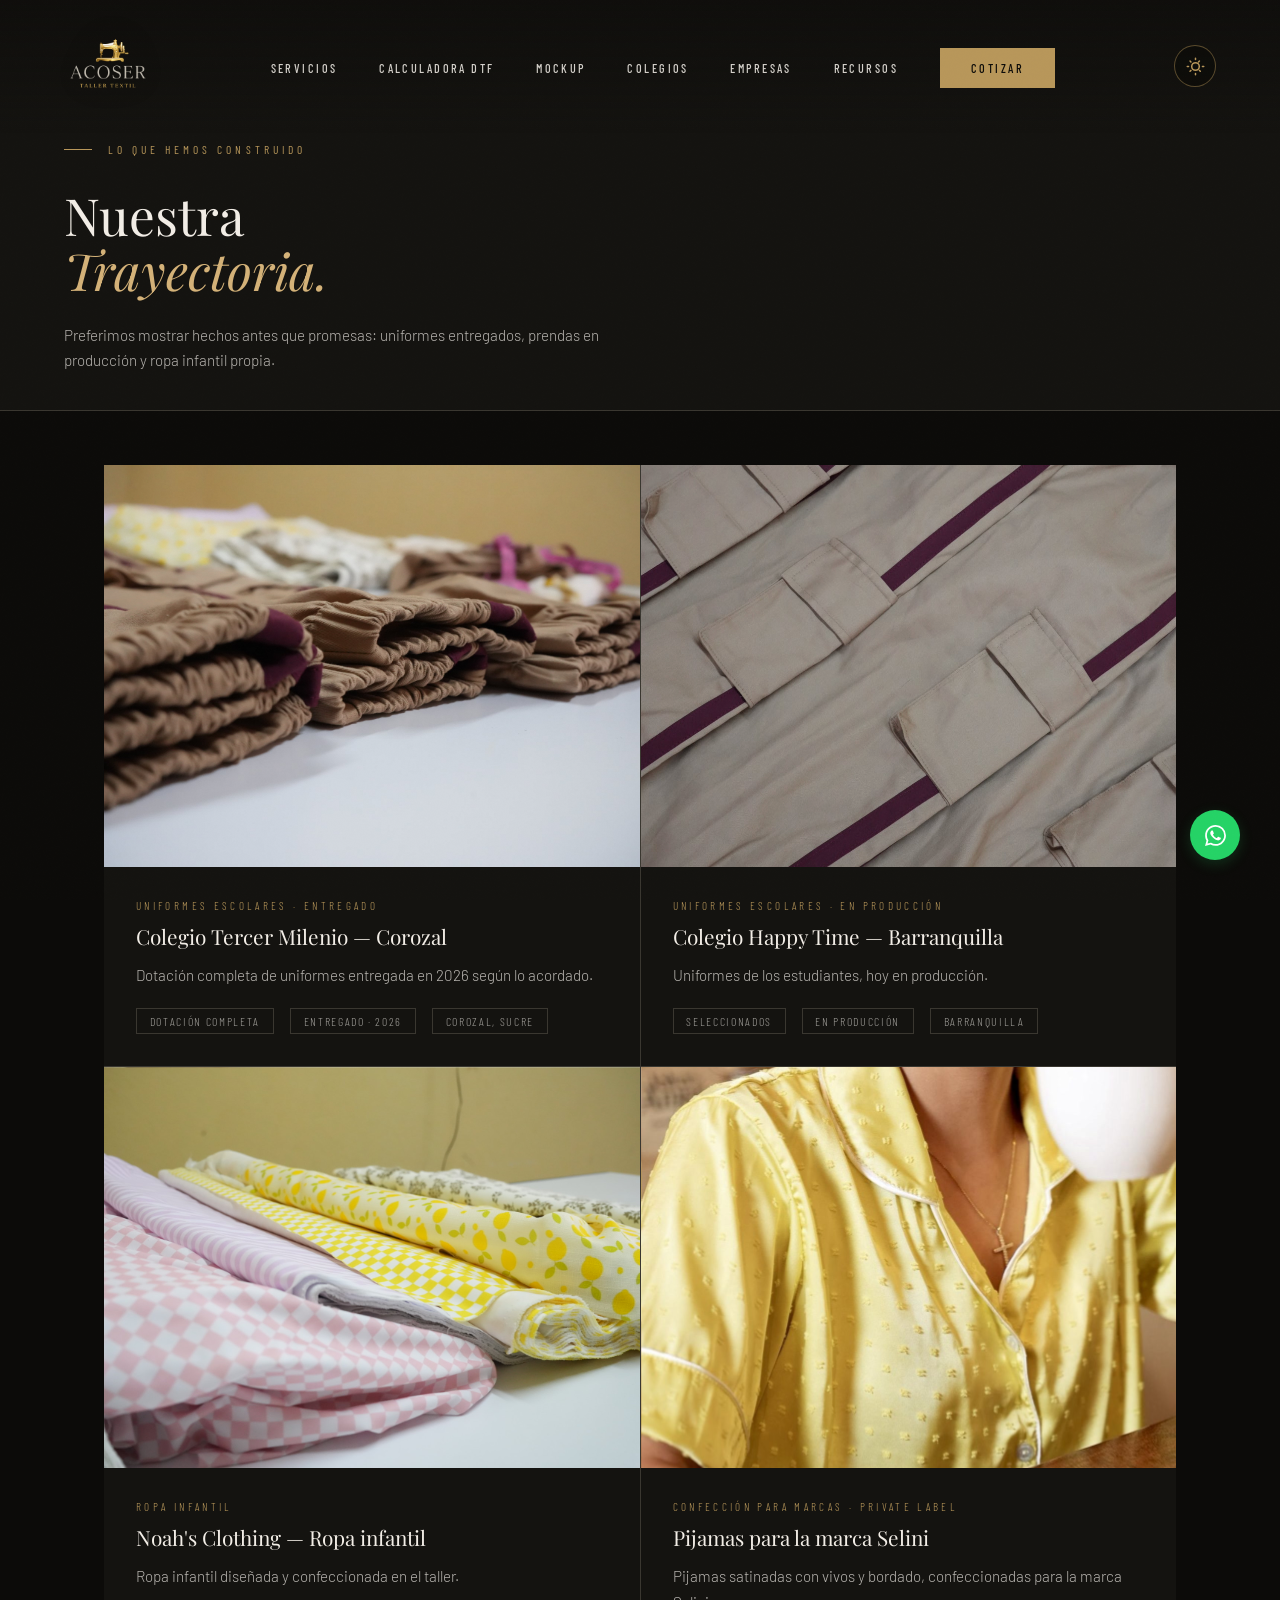
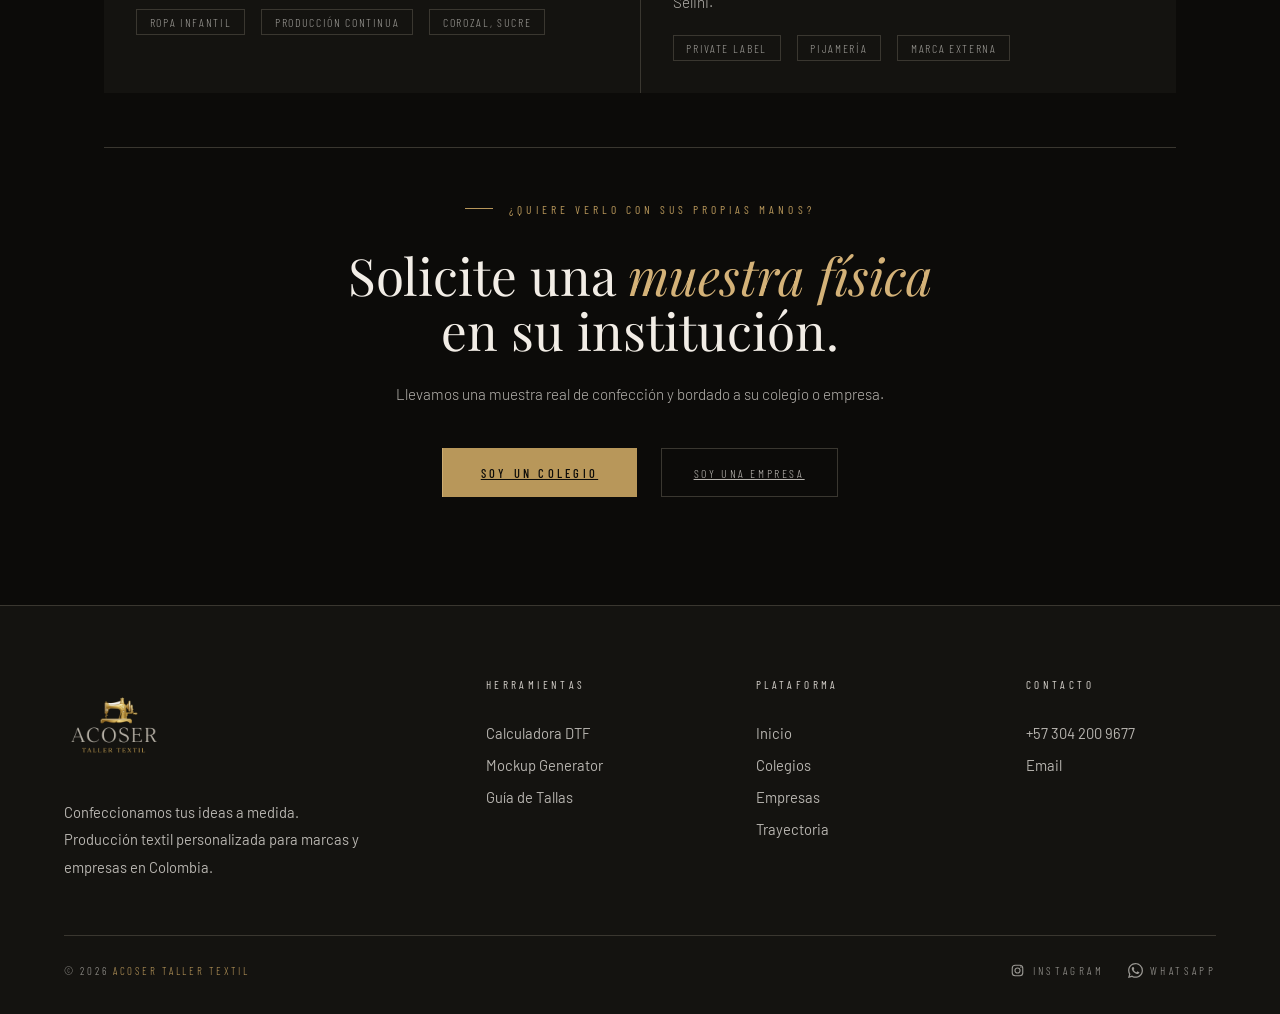
<file: modules/casos/index.html>
<!DOCTYPE html>
<html lang="es" data-theme="dark">
<head>
<meta charset="UTF-8">
<meta name="viewport" content="width=device-width, initial-scale=1.0">
<title>Trayectoria — ACOSER Taller Textil</title>
<link rel="icon" type="image/png" href="../../imagenes/favicon.png?v=3">
<link rel="apple-touch-icon" href="../../imagenes/apple-touch-icon.png?v=3">
<meta name="description" content="Conozca la trayectoria de ACOSER Taller Textil: dotación de uniformes para instituciones educativas en Corozal y Barranquilla, Noah's Clothing (ropa infantil) y pijamas private label para la marca Selini.">
<script>(function(){var t=localStorage.getItem('acoser-theme')||'dark';document.documentElement.setAttribute('data-theme',t);})();</script>
<link rel="preconnect" href="https://fonts.googleapis.com">
<link rel="preconnect" href="https://fonts.gstatic.com" crossorigin>
<link href="https://fonts.googleapis.com/css2?family=Playfair+Display:ital,wght@0,400;0,500;0,700;1,400;1,500&family=Barlow:wght@200;300;400;500&family=Barlow+Condensed:wght@200;300;400;500;600&display=swap" rel="stylesheet">
<link rel="stylesheet" href="../../css/base.css?v=20260612q">
<link rel="stylesheet" href="../../css/modules.css?v=20260612q">
<style>
.casos-grid { display: grid; grid-template-columns: repeat(2, 1fr); gap: 1px; background: var(--dust); }
.caso-card { background: var(--ink2); position: relative; overflow: hidden; cursor: pointer; transition: background .35s; }
.caso-card:hover { background: var(--ink3); }
.caso-img { aspect-ratio: 4/3; background: var(--ink3); position: relative; overflow: hidden; display: flex; align-items: center; justify-content: center; }
.caso-img-bg { position: absolute; inset: 0; transition: transform .8s cubic-bezier(.4,0,.2,1); }
.caso-card:hover .caso-img-bg { transform: scale(1.05); }
.caso-img-num { font-family: 'Playfair Display', serif; font-size: 4rem; color: rgba(242,237,230,.85); text-shadow: 0 2px 18px rgba(0,0,0,.65); font-style: italic; line-height: 1; transition: color .45s ease; }
.caso-card:hover .caso-img-num { color: var(--gold); }
.caso-body { padding: 2rem; }
.caso-tag { font-family: 'Barlow Condensed', sans-serif; font-size: .7rem; letter-spacing: .3em; text-transform: uppercase; color: var(--gold); font-weight: 300; display: block; margin-bottom: .7rem; }
.caso-title { font-family: 'Playfair Display', serif; font-size: 1.3rem; color: var(--cream); font-weight: 400; margin-bottom: .8rem; line-height: 1.3; }
.caso-desc { font-size: .95rem; color: var(--fog); line-height: 1.7; font-weight: 300; margin-bottom: 1.2rem; }
.caso-meta { display: flex; gap: 1rem; flex-wrap: wrap; }
.caso-badge { font-family: 'Barlow Condensed', sans-serif; font-size: .74rem; letter-spacing: .14em; text-transform: uppercase; border: 1px solid var(--dust); color: var(--ash); padding: .3rem .8rem; }
@media(max-width:600px){ .casos-grid{grid-template-columns:1fr;} }
</style>
</head>
<body>
<div class="grain"></div>
<div class="cur-dot" id="curDot"></div>
<div class="cur-ring" id="curRing"></div>
<div id="loader"><img class="loader-machine" src="../../imagenes/maquina.png" alt="" height="64" style="height:64px;width:auto"><div class="loader-word"><span>ACOSER</span></div><div class="loader-line-wrap"><div class="loader-line-inner"></div></div></div>
<a href="https://wa.me/573042009677" class="wa-float" target="_blank" rel="noopener" aria-label="WhatsApp"><svg viewBox="0 0 24 24"><path d="M17.472 14.382c-.297-.149-1.758-.867-2.03-.967-.273-.099-.471-.148-.67.15-.197.297-.767.966-.94 1.164-.173.199-.347.223-.644.075-.297-.15-1.255-.463-2.39-1.475-.883-.788-1.48-1.761-1.653-2.059-.173-.297-.018-.458.13-.606.134-.133.298-.347.446-.52.149-.174.198-.298.298-.497.099-.198.05-.371-.025-.52-.075-.149-.669-1.612-.916-2.207-.242-.579-.487-.5-.669-.51-.173-.008-.371-.01-.57-.01-.198 0-.52.074-.792.372-.272.297-1.04 1.016-1.04 2.479 0 1.462 1.065 2.875 1.213 3.074.149.198 2.096 3.2 5.077 4.487.709.306 1.262.489 1.694.625.712.227 1.36.195 1.871.118.571-.085 1.758-.719 2.006-1.413.248-.694.248-1.289.173-1.413-.074-.124-.272-.198-.57-.347m-5.421 7.403h-.004a9.87 9.87 0 01-5.031-1.378l-.361-.214-3.741.982.998-3.648-.235-.374a9.86 9.86 0 01-1.51-5.26c.001-5.45 4.436-9.884 9.888-9.884 2.64 0 5.122 1.03 6.988 2.898a9.825 9.825 0 012.893 6.994c-.003 5.45-4.437 9.884-9.885 9.884m8.413-18.297A11.815 11.815 0 0012.05 0C5.495 0 .16 5.335.157 11.892c0 2.096.547 4.142 1.588 5.945L.057 24l6.305-1.654a11.882 11.882 0 005.683 1.448h.005c6.554 0 11.89-5.335 11.893-11.893a11.821 11.821 0 00-3.48-8.413z"/></svg></a>
<div class="mob-overlay" id="mobOverlay" onclick="closeMob()"></div>
<div class="mob-nav" id="mobNav">
  <button class="mob-close" onclick="closeMob()">Cerrar</button>
  <ul class="mob-nav-links">
    <li><a href="../../index.html#services" onclick="closeMob()">Servicios</a></li>
    <li><a href="../calculadora-dtf/" onclick="closeMob()">Calculadora DTF</a></li>
    <li><a href="../mockup/" onclick="closeMob()">Mockup</a></li>
    <li><a href="../colegios/" onclick="closeMob()">Colegios</a></li>
    <li><a href="../empresas/" onclick="closeMob()">Empresas</a></li>
    <li><a href="../recursos/" onclick="closeMob()">Recursos</a></li>
    <li><a href="../../index.html#contact" onclick="closeMob()">Cotizar</a></li>
  </ul>
</div>
<nav id="nav">
  <div class="nav-inner">
    <a href="../../index.html" class="nav-logo"><img src="../../imagenes/logo.png" alt="ACOSER" class="nav-logo-img"></a>
    <ul class="nav-links">
      <li><a href="../../index.html#services">Servicios</a></li>
      <li><a href="../calculadora-dtf/">Calculadora DTF</a></li>
      <li><a href="../mockup/">Mockup</a></li>
      <li><a href="../colegios/">Colegios</a></li>
      <li><a href="../empresas/">Empresas</a></li>
      <li><a href="../recursos/">Recursos</a></li>
      <li><a href="../../index.html#contact" class="nav-cta-btn"><span>Cotizar</span></a></li>
    </ul>
    <div class="nav-right">
      <button class="theme-btn" id="themeBtn" aria-label="Cambiar tema"><svg width="15" height="15" viewBox="0 0 15 15" fill="none" stroke="currentColor" stroke-width="1.2" stroke-linecap="round" id="themeIcon"></svg></button>
      <button class="burger" id="burger" onclick="openMob()" aria-label="Menu"><span></span><span></span><span></span></button>
    </div>
  </div>
</nav>

<div style="padding:calc(88px + 6vh) 4rem 4vh;background:var(--ink2);border-bottom:1px solid var(--dust);">
  <div class="section-label">Lo que hemos construido</div>
  <h1 class="sec-h2">Nuestra<br><em>Trayectoria.</em></h1>
  <p style="font-size:.95rem;color:var(--fog);line-height:1.7;max-width:540px;margin-top:1.5rem;font-weight:300;">Preferimos mostrar hechos antes que promesas: uniformes entregados, prendas en producción y ropa infantil propia.</p>
</div>

<div style="padding:6vh 4rem;max-width:1200px;margin:0 auto;">

  <!-- GRID DE HITOS -->
  <div class="casos-grid r d2" id="casosGrid">
    <div class="caso-card">
      <!-- FOTO: entrega Corozal -->
      <div class="caso-img"><div class="caso-img-bg" style="background:url('../../imagenes/taller/entrega-lista.jpg') center/cover"></div><div class="caso-img-num">01</div></div>
      <div class="caso-body">
        <span class="caso-tag">Uniformes escolares · Entregado</span>
        <div class="caso-title">Colegio Tercer Milenio — Corozal</div>
        <p class="caso-desc">Dotación completa de uniformes entregada en 2026 según lo acordado.</p>
        <div class="caso-meta"><span class="caso-badge">Dotación completa</span><span class="caso-badge">Entregado · 2026</span><span class="caso-badge">Corozal, Sucre</span></div>
      </div>
    </div>
    <div class="caso-card">
      <div class="caso-img"><div class="caso-img-bg" style="background:url('../../imagenes/taller/lote-uniformes.jpg') center/cover"></div><div class="caso-img-num">02</div></div>
      <div class="caso-body">
        <span class="caso-tag">Uniformes escolares · En producción</span>
        <div class="caso-title">Colegio Happy Time — Barranquilla</div>
        <p class="caso-desc">Uniformes de los estudiantes, hoy en producción.</p>
        <div class="caso-meta"><span class="caso-badge">Seleccionados</span><span class="caso-badge">En producción</span><span class="caso-badge">Barranquilla</span></div>
      </div>
    </div>
    <div class="caso-card">
      <div class="caso-img"><div class="caso-img-bg" style="background:url('../../imagenes/taller/telas-infantiles.jpg') center/cover"></div><div class="caso-img-num">03</div></div>
      <div class="caso-body">
        <span class="caso-tag">Ropa infantil</span>
        <div class="caso-title">Noah's Clothing — Ropa infantil</div>
        <p class="caso-desc">Ropa infantil diseñada y confeccionada en el taller.</p>
        <div class="caso-meta"><span class="caso-badge">Ropa infantil</span><span class="caso-badge">Producción continua</span><span class="caso-badge">Corozal, Sucre</span></div>
      </div>
    </div>
    <div class="caso-card">
      <div class="caso-img"><div class="caso-img-bg" style="background:url('../../imagenes/taller/selini-amarillo.jpg') center/cover"></div><div class="caso-img-num">04</div></div>
      <div class="caso-body">
        <span class="caso-tag">Confección para marcas · Private label</span>
        <div class="caso-title">Pijamas para la marca Selini</div>
        <p class="caso-desc">Pijamas satinadas con vivos y bordado, confeccionadas para la marca Selini.</p>
        <div class="caso-meta"><span class="caso-badge">Private label</span><span class="caso-badge">Pijamería</span><span class="caso-badge">Marca externa</span></div>
      </div>
    </div>
  </div>

  <!-- CTA FINAL -->
  <div style="text-align:center;padding:6vh 0;border-top:1px solid var(--dust);margin-top:6vh;" class="r">
    <div class="section-label" style="justify-content:center;">¿Quiere verlo con sus propias manos?</div>
    <h2 class="sec-h2" style="text-align:center;margin-bottom:1.5rem;">Solicite una <em>muestra física</em><br>en su institución.</h2>
    <p style="font-size:.95rem;color:var(--fog);line-height:1.7;max-width:520px;margin:0 auto 2.5rem;font-weight:300;">Llevamos una muestra real de confección y bordado a su colegio o empresa.</p>
    <div style="display:flex;gap:1.5rem;justify-content:center;flex-wrap:wrap;">
      <a href="../colegios/" class="btn-module-primary"><span>Soy un colegio</span></a>
      <a href="../empresas/" class="btn-module-secondary">Soy una empresa</a>
    </div>
  </div>
</div>

<footer>
  <div class="footer-top">
    <div><img class="footer-logo-full" src="../../imagenes/logo.png" alt="ACOSER Taller Textil"><p class="footer-brand-desc">Confeccionamos tus ideas a medida. Producción textil personalizada para marcas y empresas en Colombia.</p></div>
    <div><span class="footer-col-head">Herramientas</span><ul class="footer-links"><li><a href="../calculadora-dtf/">Calculadora DTF</a></li><li><a href="../mockup/">Mockup Generator</a></li><li><a href="../calculadora-tallas/">Guía de Tallas</a></li></ul></div>
    <div><span class="footer-col-head">Plataforma</span><ul class="footer-links"><li><a href="../../index.html">Inicio</a></li><li><a href="../colegios/">Colegios</a></li><li><a href="../empresas/">Empresas</a></li><li><a href="../casos/">Trayectoria</a></li></ul></div>
    <div><span class="footer-col-head">Contacto</span><ul class="footer-links"><li><a href="tel:+573042009677">+57 304 200 9677</a></li><li><a href="mailto:acosertallertextil@gmail.com">Email</a></li></ul></div>
  </div>
  <div class="footer-bottom">
    <span class="footer-copy">&copy; 2026 <span>ACOSER Taller Textil</span></span>
    <div class="footer-social"><a href="https://instagram.com/acoser_tallertextil" target="_blank" class="f-social-link"><svg width="15" height="15" viewBox="0 0 20 20" fill="none" stroke="currentColor" stroke-width="1.5" aria-hidden="true"><rect x="3" y="3" width="14" height="14" rx="4"/><circle cx="10" cy="10" r="3.4"/><circle cx="14.6" cy="5.4" r="1" fill="currentColor" stroke="none"/></svg>Instagram</a><a href="https://wa.me/573042009677" target="_blank" class="f-social-link"><svg width="15" height="15" viewBox="0 0 24 24" fill="currentColor" aria-hidden="true"><path d="M17.472 14.382c-.297-.149-1.758-.867-2.03-.967-.273-.099-.471-.148-.67.15-.197.297-.767.966-.94 1.164-.173.199-.347.223-.644.075-.297-.15-1.255-.463-2.39-1.475-.883-.788-1.48-1.761-1.653-2.059-.173-.297-.018-.458.13-.606.134-.133.298-.347.446-.52.149-.174.198-.298.298-.497.099-.198.05-.371-.025-.52-.075-.149-.669-1.612-.916-2.207-.242-.579-.487-.5-.669-.51-.173-.008-.371-.01-.57-.01-.198 0-.52.074-.792.372-.272.297-1.04 1.016-1.04 2.479 0 1.462 1.065 2.875 1.213 3.074.149.198 2.096 3.2 5.077 4.487.709.306 1.262.489 1.694.625.712.227 1.36.195 1.871.118.571-.085 1.758-.719 2.006-1.413.248-.694.248-1.289.173-1.413-.074-.124-.272-.198-.57-.347m-5.421 7.403h-.004a9.87 9.87 0 01-5.031-1.378l-.361-.214-3.741.982.998-3.648-.235-.374a9.86 9.86 0 01-1.51-5.26c.001-5.45 4.436-9.884 9.888-9.884 2.64 0 5.122 1.03 6.988 2.898a9.825 9.825 0 012.893 6.994c-.003 5.45-4.437 9.884-9.885 9.884m8.413-18.297A11.815 11.815 0 0012.05 0C5.495 0 .16 5.335.157 11.892c0 2.096.547 4.142 1.588 5.945L.057 24l6.305-1.654a11.882 11.882 0 005.683 1.448h.005c6.554 0 11.89-5.335 11.893-11.893a11.821 11.821 0 00-3.48-8.413z"/></svg>WhatsApp</a></div>
  </div>
</footer>

<script src="../../js/whatsapp.js?v=20260612u"></script>
<script src="../../js/leads.js?v=20260612q"></script>
<script src="../../js/core.js?v=20260612q"></script>
</body>
</html>
</file>
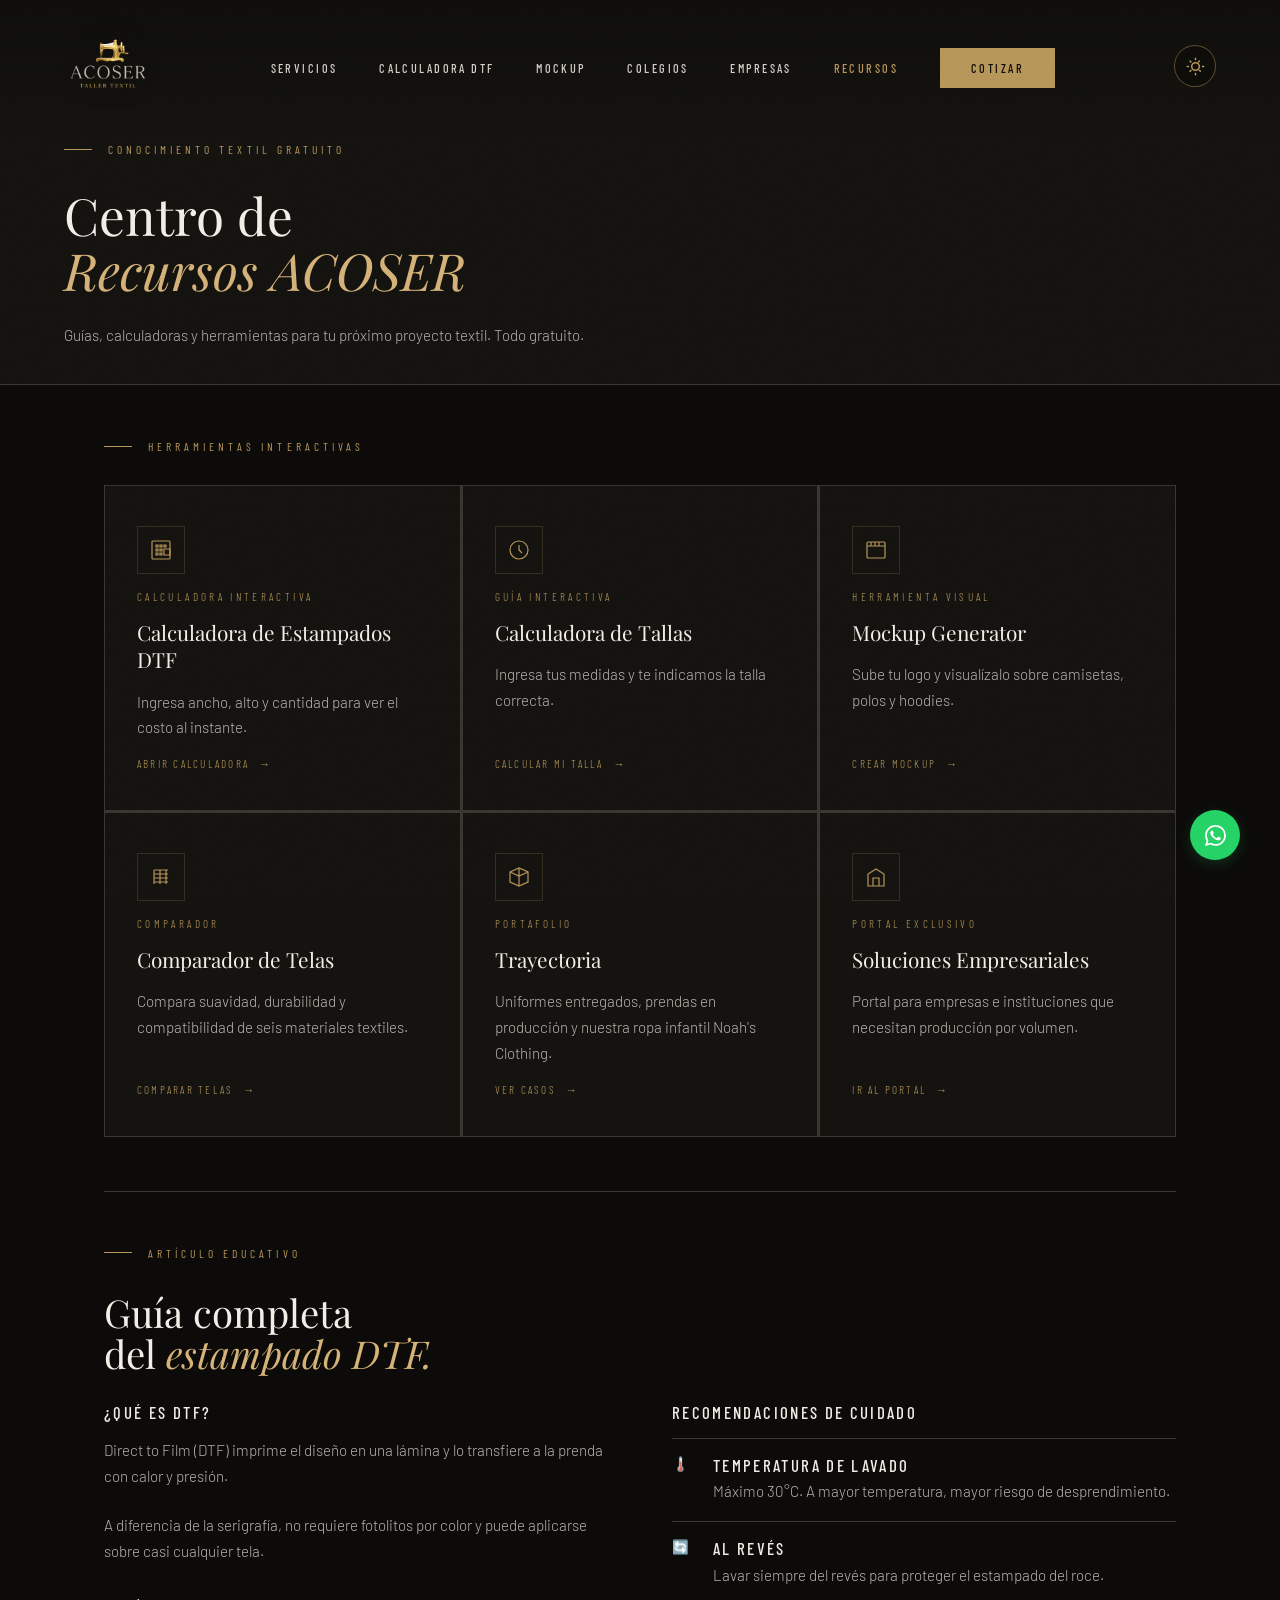
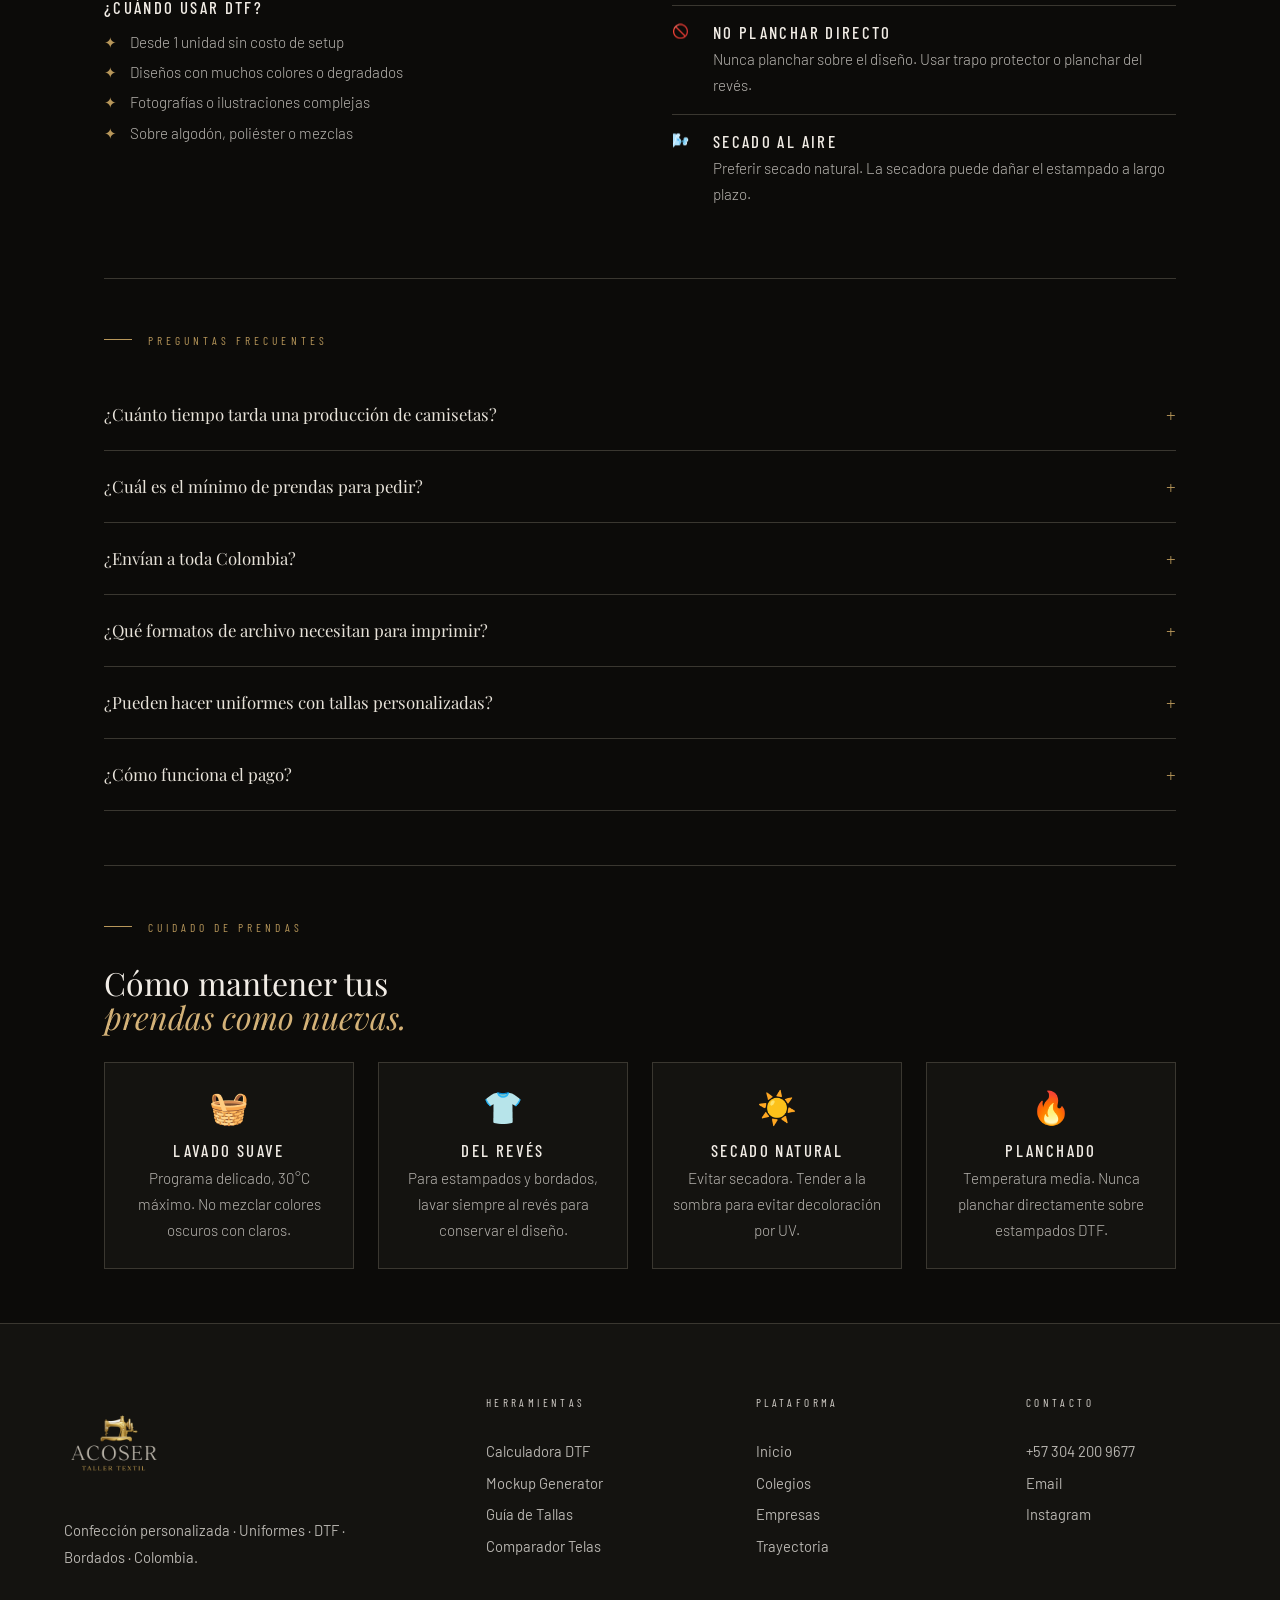
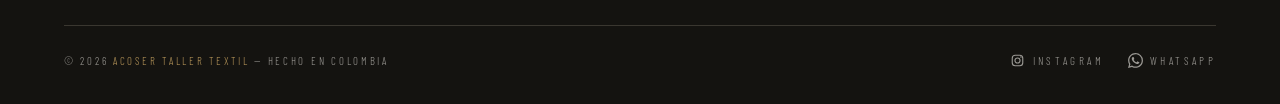
<file: modules/recursos/index.html>
<!DOCTYPE html>
<html lang="es" data-theme="dark">
<head>
<meta charset="UTF-8">
<meta name="viewport" content="width=device-width, initial-scale=1.0">
<title>Centro de Recursos — ACOSER Taller Textil</title>
<link rel="icon" type="image/png" href="../../imagenes/favicon.png?v=3">
<link rel="apple-touch-icon" href="../../imagenes/apple-touch-icon.png?v=3">
<meta name="description" content="Guías, calculadoras y recursos gratuitos sobre confección textil, DTF, bordados, tallas y cuidado de prendas. Centro de recursos de ACOSER.">
<script>(function(){var t=localStorage.getItem('acoser-theme')||'dark';document.documentElement.setAttribute('data-theme',t);})();</script>
<link rel="preconnect" href="https://fonts.googleapis.com">
<link rel="preconnect" href="https://fonts.gstatic.com" crossorigin>
<link href="https://fonts.googleapis.com/css2?family=Playfair+Display:ital,wght@0,400;0,500;0,700;1,400;1,500&family=Barlow:wght@200;300;400;500&family=Barlow+Condensed:wght@200;300;400;500;600&display=swap" rel="stylesheet">
<link rel="stylesheet" href="../../css/base.css?v=20260612q">
<link rel="stylesheet" href="../../css/modules.css?v=20260612q">
<style>
.recurso-card { background: var(--ink2); border: 1px solid var(--dust); padding: 2.5rem 2rem; display: flex; flex-direction: column; gap: 1rem; transition: border-color .35s, background .35s; text-decoration: none; }
.recurso-card:hover { border-color: rgba(184,151,90,.28); background: var(--ink3); }
.recurso-icon { width: 48px; height: 48px; border: 1px solid rgba(184,151,90,.2); display: flex; align-items: center; justify-content: center; color: var(--gold); flex-shrink: 0; }
.recurso-tag { font-family: 'Barlow Condensed', sans-serif; font-size: .7rem; letter-spacing: .3em; text-transform: uppercase; color: var(--gold); font-weight: 300; }
.recurso-title { font-family: 'Playfair Display', serif; font-size: 1.3rem; color: var(--cream); font-weight: 400; line-height: 1.3; }
.recurso-desc { font-size: .95rem; color: var(--fog); line-height: 1.7; font-weight: 300; flex: 1; }
.recurso-link { font-family: 'Barlow Condensed', sans-serif; font-size: .7rem; letter-spacing: .2em; text-transform: uppercase; color: var(--gold); display: flex; align-items: center; gap: .6rem; margin-top: auto; }
.recurso-link::after { content: '→'; transition: transform .3s ease; }
.recurso-card:hover .recurso-link::after { transform: translateX(5px); }
.recursos-grid { display: grid; grid-template-columns: repeat(3, 1fr); gap: 1px; background: var(--dust); }
.accordion-item { border-bottom: 1px solid var(--dust); }
.accordion-header { display: flex; align-items: center; justify-content: space-between; padding: 1.5rem 0; cursor: pointer; transition: color .3s; }
.accordion-header:hover .accordion-q { color: var(--gold2); }
.accordion-q { font-family: 'Playfair Display', serif; font-size: 1.05rem; font-weight: 400; color: var(--linen); line-height: 1.3; }
.accordion-icon { color: var(--gold); font-size: 1.2rem; flex-shrink: 0; transition: transform .35s ease; }
.accordion-item.open .accordion-icon { transform: rotate(45deg); }
.accordion-body { max-height: 0; overflow: hidden; transition: max-height .5s cubic-bezier(.4,0,.2,1); }
.accordion-body p { font-size: .95rem; color: var(--fog); line-height: 1.7; font-weight: 300; padding-bottom: 1.5rem; }
.care-grid { display: grid; grid-template-columns: repeat(4, 1fr); gap: 1.5rem; }
.care-item { text-align: center; padding: 1.5rem 1rem; background: var(--ink2); border: 1px solid var(--dust); }
.care-icon { font-size: 2rem; margin-bottom: .8rem; }
.care-label { font-family: 'Barlow Condensed', sans-serif; font-size: 1.05rem; letter-spacing: .14em; text-transform: uppercase; color: var(--cream); font-weight: 500; margin-bottom: .4rem; display: block; }
.care-desc { font-size: .95rem; color: var(--fog); line-height: 1.7; }
@media(max-width:900px){ .recursos-grid{grid-template-columns:1fr 1fr;} .care-grid{grid-template-columns:1fr 1fr;} }
@media(max-width:600px){ .recursos-grid{grid-template-columns:1fr;} .care-grid{grid-template-columns:1fr;} .care-item{display:grid;grid-template-columns:auto 1fr;column-gap:1rem;align-items:start;text-align:left;padding:1.2rem 1.2rem;} .care-icon{font-size:1.5rem;margin-bottom:0;grid-row:1 / 3;} .care-label{margin-bottom:.3rem;} .care-desc{grid-column:2;} }
</style>
</head>
<body>
<div class="grain"></div>
<div class="cur-dot" id="curDot"></div>
<div class="cur-ring" id="curRing"></div>
<div id="loader"><img class="loader-machine" src="../../imagenes/maquina.png" alt="" height="64" style="height:64px;width:auto"><div class="loader-word"><span>ACOSER</span></div><div class="loader-line-wrap"><div class="loader-line-inner"></div></div></div>
<a href="https://wa.me/573042009677" class="wa-float" target="_blank" rel="noopener" aria-label="WhatsApp"><svg viewBox="0 0 24 24"><path d="M17.472 14.382c-.297-.149-1.758-.867-2.03-.967-.273-.099-.471-.148-.67.15-.197.297-.767.966-.94 1.164-.173.199-.347.223-.644.075-.297-.15-1.255-.463-2.39-1.475-.883-.788-1.48-1.761-1.653-2.059-.173-.297-.018-.458.13-.606.134-.133.298-.347.446-.52.149-.174.198-.298.298-.497.099-.198.05-.371-.025-.52-.075-.149-.669-1.612-.916-2.207-.242-.579-.487-.5-.669-.51-.173-.008-.371-.01-.57-.01-.198 0-.52.074-.792.372-.272.297-1.04 1.016-1.04 2.479 0 1.462 1.065 2.875 1.213 3.074.149.198 2.096 3.2 5.077 4.487.709.306 1.262.489 1.694.625.712.227 1.36.195 1.871.118.571-.085 1.758-.719 2.006-1.413.248-.694.248-1.289.173-1.413-.074-.124-.272-.198-.57-.347m-5.421 7.403h-.004a9.87 9.87 0 01-5.031-1.378l-.361-.214-3.741.982.998-3.648-.235-.374a9.86 9.86 0 01-1.51-5.26c.001-5.45 4.436-9.884 9.888-9.884 2.64 0 5.122 1.03 6.988 2.898a9.825 9.825 0 012.893 6.994c-.003 5.45-4.437 9.884-9.885 9.884m8.413-18.297A11.815 11.815 0 0012.05 0C5.495 0 .16 5.335.157 11.892c0 2.096.547 4.142 1.588 5.945L.057 24l6.305-1.654a11.882 11.882 0 005.683 1.448h.005c6.554 0 11.89-5.335 11.893-11.893a11.821 11.821 0 00-3.48-8.413z"/></svg></a>
<div class="mob-overlay" id="mobOverlay" onclick="closeMob()"></div>
<div class="mob-nav" id="mobNav">
  <button class="mob-close" onclick="closeMob()">Cerrar</button>
  <ul class="mob-nav-links">
    <li><a href="../../index.html#services" onclick="closeMob()">Servicios</a></li>
    <li><a href="../calculadora-dtf/" onclick="closeMob()">Calculadora DTF</a></li>
    <li><a href="../mockup/" onclick="closeMob()">Mockup</a></li>
    <li><a href="../colegios/" onclick="closeMob()">Colegios</a></li>
    <li><a href="../empresas/" onclick="closeMob()">Empresas</a></li>
    <li><a href="../recursos/" onclick="closeMob()">Recursos</a></li>
    <li><a href="../../index.html#contact" onclick="closeMob()">Cotizar</a></li>
  </ul>
</div>
<nav id="nav">
  <div class="nav-inner">
    <a href="../../index.html" class="nav-logo"><img src="../../imagenes/logo.png" alt="ACOSER" class="nav-logo-img"></a>
    <ul class="nav-links">
      <li><a href="../../index.html#services">Servicios</a></li>
      <li><a href="../calculadora-dtf/">Calculadora DTF</a></li>
      <li><a href="../mockup/">Mockup</a></li>
      <li><a href="../colegios/">Colegios</a></li>
      <li><a href="../empresas/">Empresas</a></li>
      <li><a href="../recursos/" style="color:var(--gold)">Recursos</a></li>
      <li><a href="../../index.html#contact" class="nav-cta-btn"><span>Cotizar</span></a></li>
    </ul>
    <div class="nav-right">
      <button class="theme-btn" id="themeBtn" aria-label="Cambiar tema"><svg width="15" height="15" viewBox="0 0 15 15" fill="none" stroke="currentColor" stroke-width="1.2" stroke-linecap="round" id="themeIcon"></svg></button>
      <button class="burger" id="burger" onclick="openMob()" aria-label="Menu"><span></span><span></span><span></span></button>
    </div>
  </div>
</nav>

<div style="padding:calc(88px + 6vh) 4rem 4vh;background:var(--ink2);border-bottom:1px solid var(--dust);">
  <div class="section-label">Conocimiento textil gratuito</div>
  <h1 class="sec-h2">Centro de<br><em>Recursos ACOSER</em></h1>
  <p style="font-size:.95rem;color:var(--fog);line-height:1.7;max-width:540px;margin-top:1.5rem;font-weight:300;">Guías, calculadoras y herramientas para tu próximo proyecto textil. Todo gratuito.</p>
</div>

<div style="padding:6vh 4rem;max-width:1200px;margin:0 auto;">

  <!-- HERRAMIENTAS PRINCIPALES -->
  <div class="r" style="margin-bottom:2vh;"><div class="section-label">Herramientas interactivas</div></div>
  <div class="recursos-grid r d1" style="margin-bottom:6vh;">
    <a href="../calculadora-dtf/" class="recurso-card">
      <div class="recurso-icon"><svg width="22" height="22" viewBox="0 0 22 22" fill="none" stroke="currentColor" stroke-width="1.2"><rect x="2" y="2" width="18" height="18" rx="1"/><path d="M6 6h2v2H6zm4 0h2v2h-2zm4 0h2v2h-2zM6 10h2v2H6zm4 0h2v2h-2zm4 0h6v6h-6zM6 14h2v2H6zm4 0h2v2h-2z"/></svg></div>
      <div class="recurso-tag">Calculadora interactiva</div>
      <div class="recurso-title">Calculadora de Estampados DTF</div>
      <p class="recurso-desc">Ingresa ancho, alto y cantidad para ver el costo al instante.</p>
      <span class="recurso-link">Abrir calculadora</span>
    </a>
    <a href="../calculadora-tallas/" class="recurso-card">
      <div class="recurso-icon"><svg width="22" height="22" viewBox="0 0 22 22" fill="none" stroke="currentColor" stroke-width="1.2"><path d="M11 2a9 9 0 100 18A9 9 0 0011 2z"/><path d="M11 6v5l3 3"/></svg></div>
      <div class="recurso-tag">Guía interactiva</div>
      <div class="recurso-title">Calculadora de Tallas</div>
      <p class="recurso-desc">Ingresa tus medidas y te indicamos la talla correcta.</p>
      <span class="recurso-link">Calcular mi talla</span>
    </a>
    <a href="../mockup/" class="recurso-card">
      <div class="recurso-icon"><svg width="22" height="22" viewBox="0 0 22 22" fill="none" stroke="currentColor" stroke-width="1.2"><rect x="2" y="3" width="18" height="16" rx="1"/><path d="M2 7h18M6 3v4M10 3v4M14 3v4"/></svg></div>
      <div class="recurso-tag">Herramienta visual</div>
      <div class="recurso-title">Mockup Generator</div>
      <p class="recurso-desc">Sube tu logo y visualízalo sobre camisetas, polos y hoodies.</p>
      <span class="recurso-link">Crear mockup</span>
    </a>
    <a href="../telas/" class="recurso-card">
      <div class="recurso-icon"><svg width="22" height="22" viewBox="0 0 22 22" fill="none" stroke="currentColor" stroke-width="1.2"><path d="M4 4l14 0M4 8l14 0M4 12l14 0M4 16l14 0M4 4l0 14M10 4l0 14M16 4l0 14"/></svg></div>
      <div class="recurso-tag">Comparador</div>
      <div class="recurso-title">Comparador de Telas</div>
      <p class="recurso-desc">Compara suavidad, durabilidad y compatibilidad de seis materiales textiles.</p>
      <span class="recurso-link">Comparar telas</span>
    </a>
    <a href="../casos/" class="recurso-card">
      <div class="recurso-icon"><svg width="22" height="22" viewBox="0 0 22 22" fill="none" stroke="currentColor" stroke-width="1.2"><path d="M2 6l9-4 9 4v10l-9 4-9-4z"/><path d="M11 2v18M2 6l9 4 9-4"/></svg></div>
      <div class="recurso-tag">Portafolio</div>
      <div class="recurso-title">Trayectoria</div>
      <p class="recurso-desc">Uniformes entregados, prendas en producción y nuestra ropa infantil Noah's Clothing.</p>
      <span class="recurso-link">Ver casos</span>
    </a>
    <a href="../empresas/" class="recurso-card">
      <div class="recurso-icon"><svg width="22" height="22" viewBox="0 0 22 22" fill="none" stroke="currentColor" stroke-width="1.2"><path d="M3 20V8l8-5 8 5v12H3z"/><path d="M8 20v-8h6v8"/></svg></div>
      <div class="recurso-tag">Portal exclusivo</div>
      <div class="recurso-title">Soluciones Empresariales</div>
      <p class="recurso-desc">Portal para empresas e instituciones que necesitan producción por volumen.</p>
      <span class="recurso-link">Ir al portal</span>
    </a>
  </div>

  <!-- GUÍA DTF COMPLETA -->
  <div id="guia-dtf" style="border-top:1px solid var(--dust);padding-top:6vh;margin-bottom:6vh;">
    <div class="r" style="margin-bottom:3vh;"><div class="section-label">Artículo educativo</div><h2 class="sec-h2" style="font-size:clamp(1.8rem,3vw,2.4rem);">Guía completa<br>del <em>estampado DTF.</em></h2></div>
    <div class="split-2col r d2" style="gap:4rem;">
      <div>
        <h3 style="font-family:'Barlow Condensed',sans-serif;font-size:1.05rem;letter-spacing:.14em;text-transform:uppercase;color:var(--cream);margin-bottom:1rem;font-weight:500;">¿Qué es DTF?</h3>
        <p style="font-size:.95rem;color:var(--fog);line-height:1.7;font-weight:300;margin-bottom:1.5rem;">Direct to Film (DTF) imprime el diseño en una lámina y lo transfiere a la prenda con calor y presión.</p>
        <p style="font-size:.95rem;color:var(--fog);line-height:1.7;font-weight:300;">A diferencia de la serigrafía, no requiere fotolitos por color y puede aplicarse sobre casi cualquier tela.</p>
        <h3 style="font-family:'Barlow Condensed',sans-serif;font-size:1.05rem;letter-spacing:.14em;text-transform:uppercase;color:var(--cream);margin-bottom:1rem;margin-top:2rem;font-weight:500;">¿Cuándo usar DTF?</h3>
        <ul style="list-style:none;display:flex;flex-direction:column;gap:.7rem;">
          <li style="display:flex;gap:.8rem;align-items:flex-start;font-size:.95rem;color:var(--fog);font-weight:300;"><span style="color:var(--gold);flex-shrink:0;">✦</span>Desde 1 unidad sin costo de setup</li>
          <li style="display:flex;gap:.8rem;align-items:flex-start;font-size:.95rem;color:var(--fog);font-weight:300;"><span style="color:var(--gold);flex-shrink:0;">✦</span>Diseños con muchos colores o degradados</li>
          <li style="display:flex;gap:.8rem;align-items:flex-start;font-size:.95rem;color:var(--fog);font-weight:300;"><span style="color:var(--gold);flex-shrink:0;">✦</span>Fotografías o ilustraciones complejas</li>
          <li style="display:flex;gap:.8rem;align-items:flex-start;font-size:.95rem;color:var(--fog);font-weight:300;"><span style="color:var(--gold);flex-shrink:0;">✦</span>Sobre algodón, poliéster o mezclas</li>
        </ul>
      </div>
      <div>
        <h3 style="font-family:'Barlow Condensed',sans-serif;font-size:1.05rem;letter-spacing:.14em;text-transform:uppercase;color:var(--cream);margin-bottom:1rem;font-weight:500;">Recomendaciones de cuidado</h3>
        <div style="display:flex;flex-direction:column;gap:0;border-top:1px solid var(--dust);">
          <div style="padding:1rem 0;border-bottom:1px solid var(--dust);display:flex;gap:1.5rem;">
            <span style="font-size:.85rem;">🌡️</span>
            <div>
              <span style="font-family:'Barlow Condensed',sans-serif;font-size:1.05rem;letter-spacing:.14em;text-transform:uppercase;color:var(--cream);display:block;font-weight:500;margin-bottom:.3rem;">Temperatura de lavado</span>
              <p style="font-size:.95rem;color:var(--fog);line-height:1.7;font-weight:300;">Máximo 30°C. A mayor temperatura, mayor riesgo de desprendimiento.</p>
            </div>
          </div>
          <div style="padding:1rem 0;border-bottom:1px solid var(--dust);display:flex;gap:1.5rem;">
            <span style="font-size:.85rem;">🔄</span>
            <div>
              <span style="font-family:'Barlow Condensed',sans-serif;font-size:1.05rem;letter-spacing:.14em;text-transform:uppercase;color:var(--cream);display:block;font-weight:500;margin-bottom:.3rem;">Al revés</span>
              <p style="font-size:.95rem;color:var(--fog);line-height:1.7;font-weight:300;">Lavar siempre del revés para proteger el estampado del roce.</p>
            </div>
          </div>
          <div style="padding:1rem 0;border-bottom:1px solid var(--dust);display:flex;gap:1.5rem;">
            <span style="font-size:.85rem;">🚫</span>
            <div>
              <span style="font-family:'Barlow Condensed',sans-serif;font-size:1.05rem;letter-spacing:.14em;text-transform:uppercase;color:var(--cream);display:block;font-weight:500;margin-bottom:.3rem;">No planchar directo</span>
              <p style="font-size:.95rem;color:var(--fog);line-height:1.7;font-weight:300;">Nunca planchar sobre el diseño. Usar trapo protector o planchar del revés.</p>
            </div>
          </div>
          <div style="padding:1rem 0;display:flex;gap:1.5rem;">
            <span style="font-size:.85rem;">🌬️</span>
            <div>
              <span style="font-family:'Barlow Condensed',sans-serif;font-size:1.05rem;letter-spacing:.14em;text-transform:uppercase;color:var(--cream);display:block;font-weight:500;margin-bottom:.3rem;">Secado al aire</span>
              <p style="font-size:.95rem;color:var(--fog);line-height:1.7;font-weight:300;">Preferir secado natural. La secadora puede dañar el estampado a largo plazo.</p>
            </div>
          </div>
        </div>
      </div>
    </div>
  </div>

  <!-- FAQ -->
  <div style="border-top:1px solid var(--dust);padding-top:6vh;" class="r">
    <div class="section-label">Preguntas frecuentes</div>
    <div id="faqContainer">
      <!-- Se genera con JS -->
    </div>
  </div>

  <!-- CUIDADO DE PRENDAS -->
  <div style="border-top:1px solid var(--dust);padding-top:6vh;margin-top:6vh;" class="r d2">
    <div class="section-label">Cuidado de prendas</div>
    <h2 class="sec-h2" style="font-size:clamp(1.6rem,2.5vw,2rem);margin-bottom:3vh;">Cómo mantener tus<br><em>prendas como nuevas.</em></h2>
    <div class="care-grid">
      <div class="care-item"><div class="care-icon">🧺</div><span class="care-label">Lavado suave</span><p class="care-desc">Programa delicado, 30°C máximo. No mezclar colores oscuros con claros.</p></div>
      <div class="care-item"><div class="care-icon">👕</div><span class="care-label">Del revés</span><p class="care-desc">Para estampados y bordados, lavar siempre al revés para conservar el diseño.</p></div>
      <div class="care-item"><div class="care-icon">☀️</div><span class="care-label">Secado natural</span><p class="care-desc">Evitar secadora. Tender a la sombra para evitar decoloración por UV.</p></div>
      <div class="care-item"><div class="care-icon">🔥</div><span class="care-label">Planchado</span><p class="care-desc">Temperatura media. Nunca planchar directamente sobre estampados DTF.</p></div>
    </div>
  </div>

</div>

<footer>
  <div class="footer-top">
    <div><img class="footer-logo-full" src="../../imagenes/logo.png" alt="ACOSER Taller Textil"><p class="footer-brand-desc">Confección personalizada · Uniformes · DTF · Bordados · Colombia.</p></div>
    <div><span class="footer-col-head">Herramientas</span><ul class="footer-links"><li><a href="../calculadora-dtf/">Calculadora DTF</a></li><li><a href="../mockup/">Mockup Generator</a></li><li><a href="../calculadora-tallas/">Guía de Tallas</a></li><li><a href="../telas/">Comparador Telas</a></li></ul></div>
    <div><span class="footer-col-head">Plataforma</span><ul class="footer-links"><li><a href="../../index.html">Inicio</a></li><li><a href="../colegios/">Colegios</a></li><li><a href="../empresas/">Empresas</a></li><li><a href="../casos/">Trayectoria</a></li></ul></div>
    <div><span class="footer-col-head">Contacto</span><ul class="footer-links"><li><a href="tel:+573042009677">+57 304 200 9677</a></li><li><a href="mailto:acosertallertextil@gmail.com">Email</a></li><li><a href="https://instagram.com/acoser_tallertextil" target="_blank">Instagram</a></li></ul></div>
  </div>
  <div class="footer-bottom">
    <span class="footer-copy">&copy; 2026 <span>ACOSER Taller Textil</span> &mdash; Hecho en Colombia</span>
    <div class="footer-social"><a href="https://instagram.com/acoser_tallertextil" target="_blank" class="f-social-link"><svg width="15" height="15" viewBox="0 0 20 20" fill="none" stroke="currentColor" stroke-width="1.5" aria-hidden="true"><rect x="3" y="3" width="14" height="14" rx="4"/><circle cx="10" cy="10" r="3.4"/><circle cx="14.6" cy="5.4" r="1" fill="currentColor" stroke="none"/></svg>Instagram</a><a href="https://wa.me/573042009677" target="_blank" class="f-social-link"><svg width="15" height="15" viewBox="0 0 24 24" fill="currentColor" aria-hidden="true"><path d="M17.472 14.382c-.297-.149-1.758-.867-2.03-.967-.273-.099-.471-.148-.67.15-.197.297-.767.966-.94 1.164-.173.199-.347.223-.644.075-.297-.15-1.255-.463-2.39-1.475-.883-.788-1.48-1.761-1.653-2.059-.173-.297-.018-.458.13-.606.134-.133.298-.347.446-.52.149-.174.198-.298.298-.497.099-.198.05-.371-.025-.52-.075-.149-.669-1.612-.916-2.207-.242-.579-.487-.5-.669-.51-.173-.008-.371-.01-.57-.01-.198 0-.52.074-.792.372-.272.297-1.04 1.016-1.04 2.479 0 1.462 1.065 2.875 1.213 3.074.149.198 2.096 3.2 5.077 4.487.709.306 1.262.489 1.694.625.712.227 1.36.195 1.871.118.571-.085 1.758-.719 2.006-1.413.248-.694.248-1.289.173-1.413-.074-.124-.272-.198-.57-.347m-5.421 7.403h-.004a9.87 9.87 0 01-5.031-1.378l-.361-.214-3.741.982.998-3.648-.235-.374a9.86 9.86 0 01-1.51-5.26c.001-5.45 4.436-9.884 9.888-9.884 2.64 0 5.122 1.03 6.988 2.898a9.825 9.825 0 012.893 6.994c-.003 5.45-4.437 9.884-9.885 9.884m8.413-18.297A11.815 11.815 0 0012.05 0C5.495 0 .16 5.335.157 11.892c0 2.096.547 4.142 1.588 5.945L.057 24l6.305-1.654a11.882 11.882 0 005.683 1.448h.005c6.554 0 11.89-5.335 11.893-11.893a11.821 11.821 0 00-3.48-8.413z"/></svg>WhatsApp</a></div>
  </div>
</footer>

<script src="../../js/whatsapp.js?v=20260612u"></script>
<script src="../../js/leads.js?v=20260612q"></script>
<script src="../../js/core.js?v=20260612q"></script>
<script>
const FAQS = [
  { q:'¿Cuánto tiempo tarda una producción de camisetas?', a:'Depende del volumen y técnica. Para pedidos de 10–50 unidades con DTF: 3–5 días hábiles. Para bordados: 5–7 días. Pedidos mayores de 100 unidades: 7–14 días. Siempre confirmamos el plazo exacto al cotizar.' },
  { q:'¿Cuál es el mínimo de prendas para pedir?', a:'Para estampados DTF el mínimo es de 1 unidad. Para bordados, mínimo 5 unidades. Para producción masiva (confección completa) el mínimo es de 12 unidades por referencia.' },
  { q:'¿Envían a toda Colombia?', a:'Sí. Trabajamos con operadores logísticos a nivel nacional. Hacemos envíos a cualquier ciudad o municipio de Colombia. El costo de envío se calcula sobre el peso y destino.' },
  { q:'¿Qué formatos de archivo necesitan para imprimir?', a:'Para DTF: PNG con fondo transparente (ideal) o PDF vectorial. Para bordado: el archivo puede ser JPG o PNG de buena resolución — nosotros lo digitalizamos sin costo adicional.' },
  { q:'¿Pueden hacer uniformes con tallas personalizadas?', a:'Sí. Trabajamos con patronaje personalizado. Si tienes empleados con medidas especiales o quieres ajustes de fit específicos, los hacemos. Pregunta por el servicio de talla personalizada al cotizar.' },
  { q:'¿Cómo funciona el pago?', a:'Para pedidos nuevos, generalmente solicitamos un anticipo del 50% al confirmar el pedido y el saldo al momento de entrega o despacho. Manejamos transferencia bancaria y Nequi.' },
];

function renderFAQ() {
  const container = document.getElementById('faqContainer');
  container.innerHTML = FAQS.map((f, i) => `
    <div class="accordion-item" id="faq-${i}">
      <div class="accordion-header" onclick="toggleFAQ(${i})">
        <span class="accordion-q">${f.q}</span>
        <span class="accordion-icon">+</span>
      </div>
      <div class="accordion-body" id="faq-body-${i}">
        <p>${f.a}</p>
      </div>
    </div>`).join('');
}

function toggleFAQ(idx) {
  const item = document.getElementById('faq-' + idx);
  const body = document.getElementById('faq-body-' + idx);
  const isOpen = item.classList.contains('open');
  document.querySelectorAll('.accordion-item').forEach(el => {
    el.classList.remove('open');
    el.querySelector('.accordion-body').style.maxHeight = '0';
  });
  if (!isOpen) {
    item.classList.add('open');
    body.style.maxHeight = body.scrollHeight + 'px';
  }
}

renderFAQ();
</script>
</body>
</html>
</file>
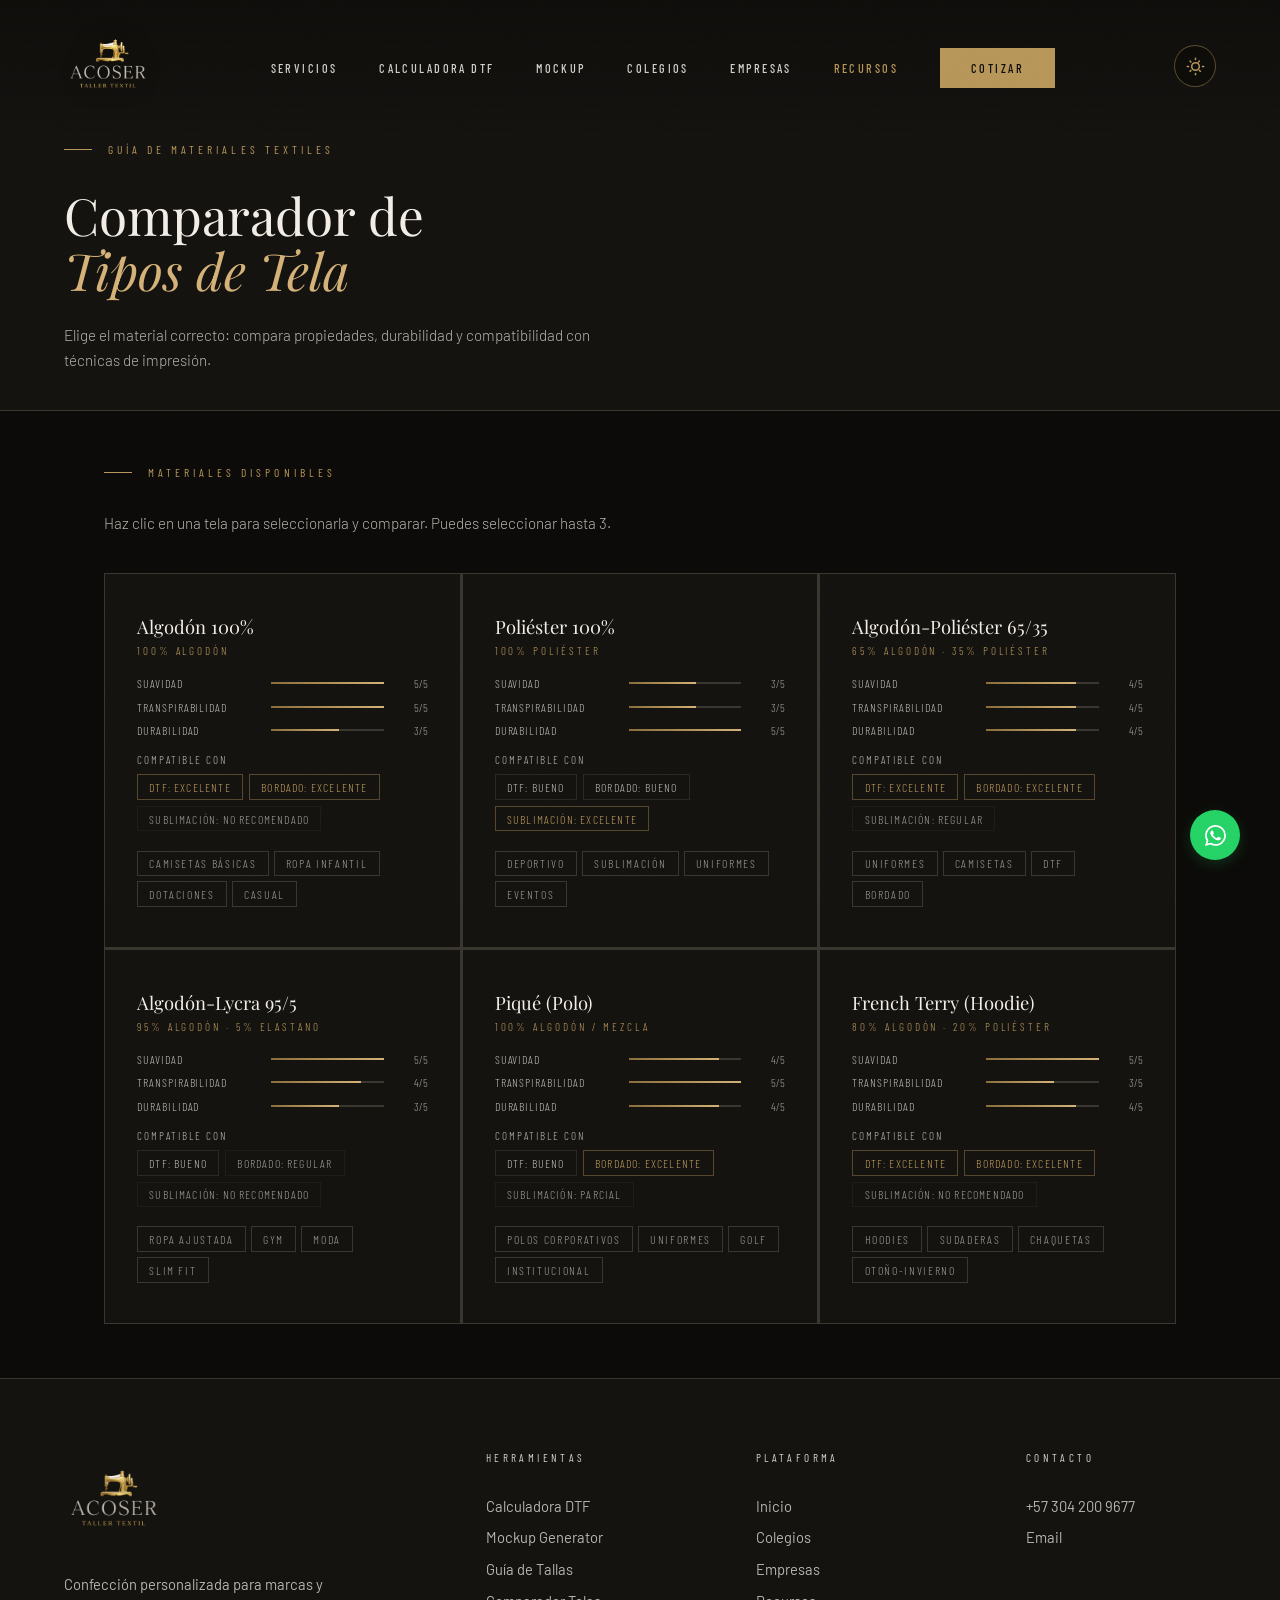
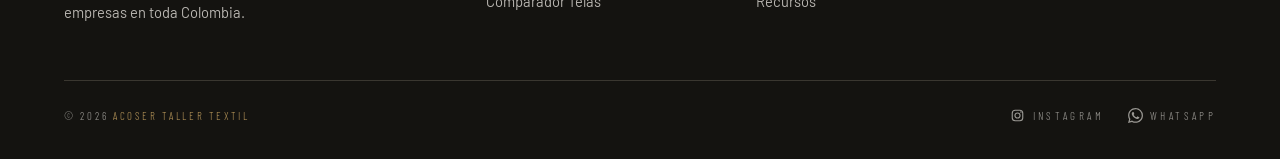
<file: modules/telas/index.html>
<!DOCTYPE html>
<html lang="es" data-theme="dark">
<head>
<meta charset="UTF-8">
<meta name="viewport" content="width=device-width, initial-scale=1.0">
<title>Comparador de Telas — ACOSER Taller Textil</title>
<link rel="icon" type="image/png" href="../../imagenes/favicon.png?v=3">
<link rel="apple-touch-icon" href="../../imagenes/apple-touch-icon.png?v=3">
<meta name="description" content="Compara tipos de telas para camisetas y uniformes. Conoce propiedades, durabilidad, transpirabilidad y usos de cada material textil.">
<script>(function(){var t=localStorage.getItem('acoser-theme')||'dark';document.documentElement.setAttribute('data-theme',t);})();</script>
<link rel="preconnect" href="https://fonts.googleapis.com">
<link rel="preconnect" href="https://fonts.gstatic.com" crossorigin>
<link href="https://fonts.googleapis.com/css2?family=Playfair+Display:ital,wght@0,400;0,500;0,700;1,400;1,500&family=Barlow:wght@200;300;400;500&family=Barlow+Condensed:wght@200;300;400;500;600&display=swap" rel="stylesheet">
<link rel="stylesheet" href="../../css/base.css?v=20260612q">
<link rel="stylesheet" href="../../css/modules.css?v=20260612q">
<style>
.tela-card { background: var(--ink2); border: 1px solid var(--dust); padding: 2.5rem 2rem; transition: border-color .35s ease, background .35s ease; cursor: pointer; position: relative; overflow: hidden; }
.tela-card::after { content:''; position:absolute; bottom:0; left:0; width:0; height:2px; background:var(--gold); transition:width .5s cubic-bezier(.77,0,.175,1); }
.tela-card:hover { border-color: rgba(184,151,90,.3); background: var(--ink3); }
.tela-card:hover::after { width: 100%; }
.tela-card.selected { border-color: var(--gold); background: rgba(184,151,90,.05); }
.tela-card.selected::after { width: 100%; }
.tela-name { font-family: 'Playfair Display', serif; font-size: 1.15rem; color: var(--cream); font-weight: 400; margin-bottom: .3rem; }
.tela-comp { font-family: 'Barlow Condensed', sans-serif; font-size: .7rem; letter-spacing: .26em; color: var(--gold); text-transform: uppercase; font-weight: 300; margin-bottom: 1.2rem; display: block; }
.rating-row { display: flex; align-items: center; gap: 1rem; margin-bottom: .6rem; }
.rating-label { font-family: 'Barlow Condensed', sans-serif; font-size: .74rem; letter-spacing: .08em; text-transform: uppercase; color: var(--fog); width: 118px; flex-shrink: 0; }
.rating-bar { flex: 1; height: 2px; background: var(--dust); position: relative; }
.rating-fill { height: 100%; background: linear-gradient(90deg, var(--gold3), var(--gold2)); transition: width .8s cubic-bezier(.4,0,.2,1); width: 0; }
.rating-val { font-family: 'Barlow Condensed', sans-serif; font-size: .74rem; color: var(--ash); width: 28px; text-align: right; flex-shrink: 0; }
.tag-list { display: flex; flex-wrap: wrap; gap: 5px; margin-top: 1.2rem; }
.tag { font-family: 'Barlow Condensed', sans-serif; font-size: .74rem; letter-spacing: .14em; text-transform: uppercase; border: 1px solid var(--dust); color: var(--ash); padding: .3rem .7rem; }
.compare-panel { background: var(--ink3); border: 1px solid var(--dust); padding: 2.5rem; display: none; }
.compare-row { display: flex; align-items: center; border-bottom: 1px solid var(--dust); }
.compare-row:last-child { border-bottom: none; }
.compare-attr { font-family: 'Barlow Condensed', sans-serif; font-size: .74rem; letter-spacing: .1em; text-transform: uppercase; color: var(--ash); width: 150px; flex-shrink: 0; padding: 1rem 0; }
.compare-val { flex: 1; padding: 1rem 1.5rem; font-size: .82rem; color: var(--fog); border-left: 1px solid var(--dust); text-align: center; }
.compare-val.best { color: var(--gold2); font-weight: 500; }
.compare-header { font-family: 'Barlow Condensed', sans-serif; font-size: 1.05rem; letter-spacing: .12em; text-transform: uppercase; font-weight: 500; color: var(--cream); }
.grid-telas { display: grid; grid-template-columns: repeat(3,1fr); gap: 1px; background: var(--dust); }
@media(max-width:900px){ .grid-telas{grid-template-columns:1fr 1fr;} }
@media(max-width:600px){ .grid-telas{grid-template-columns:1fr;} }
</style>
</head>
<body>
<div class="grain"></div>
<div class="cur-dot" id="curDot"></div>
<div class="cur-ring" id="curRing"></div>
<div id="loader"><img class="loader-machine" src="../../imagenes/maquina.png" alt="" height="64" style="height:64px;width:auto"><div class="loader-word"><span>ACOSER</span></div><div class="loader-line-wrap"><div class="loader-line-inner"></div></div></div>
<a href="https://wa.me/573042009677" class="wa-float" target="_blank" rel="noopener" aria-label="WhatsApp"><svg viewBox="0 0 24 24"><path d="M17.472 14.382c-.297-.149-1.758-.867-2.03-.967-.273-.099-.471-.148-.67.15-.197.297-.767.966-.94 1.164-.173.199-.347.223-.644.075-.297-.15-1.255-.463-2.39-1.475-.883-.788-1.48-1.761-1.653-2.059-.173-.297-.018-.458.13-.606.134-.133.298-.347.446-.52.149-.174.198-.298.298-.497.099-.198.05-.371-.025-.52-.075-.149-.669-1.612-.916-2.207-.242-.579-.487-.5-.669-.51-.173-.008-.371-.01-.57-.01-.198 0-.52.074-.792.372-.272.297-1.04 1.016-1.04 2.479 0 1.462 1.065 2.875 1.213 3.074.149.198 2.096 3.2 5.077 4.487.709.306 1.262.489 1.694.625.712.227 1.36.195 1.871.118.571-.085 1.758-.719 2.006-1.413.248-.694.248-1.289.173-1.413-.074-.124-.272-.198-.57-.347m-5.421 7.403h-.004a9.87 9.87 0 01-5.031-1.378l-.361-.214-3.741.982.998-3.648-.235-.374a9.86 9.86 0 01-1.51-5.26c.001-5.45 4.436-9.884 9.888-9.884 2.64 0 5.122 1.03 6.988 2.898a9.825 9.825 0 012.893 6.994c-.003 5.45-4.437 9.884-9.885 9.884m8.413-18.297A11.815 11.815 0 0012.05 0C5.495 0 .16 5.335.157 11.892c0 2.096.547 4.142 1.588 5.945L.057 24l6.305-1.654a11.882 11.882 0 005.683 1.448h.005c6.554 0 11.89-5.335 11.893-11.893a11.821 11.821 0 00-3.48-8.413z"/></svg></a>
<div class="mob-overlay" id="mobOverlay" onclick="closeMob()"></div>
<div class="mob-nav" id="mobNav">
  <button class="mob-close" onclick="closeMob()">Cerrar</button>
  <ul class="mob-nav-links">
    <li><a href="../../index.html#services" onclick="closeMob()">Servicios</a></li>
    <li><a href="../calculadora-dtf/" onclick="closeMob()">Calculadora DTF</a></li>
    <li><a href="../mockup/" onclick="closeMob()">Mockup</a></li>
    <li><a href="../colegios/" onclick="closeMob()">Colegios</a></li>
    <li><a href="../empresas/" onclick="closeMob()">Empresas</a></li>
    <li><a href="../recursos/" onclick="closeMob()">Recursos</a></li>
    <li><a href="../../index.html#contact" onclick="closeMob()">Cotizar</a></li>
  </ul>
</div>
<nav id="nav">
  <div class="nav-inner">
    <a href="../../index.html" class="nav-logo"><img src="../../imagenes/logo.png" alt="ACOSER" class="nav-logo-img"></a>
    <ul class="nav-links">
      <li><a href="../../index.html#services">Servicios</a></li>
      <li><a href="../calculadora-dtf/">Calculadora DTF</a></li>
      <li><a href="../mockup/">Mockup</a></li>
      <li><a href="../colegios/">Colegios</a></li>
      <li><a href="../empresas/">Empresas</a></li>
      <li><a href="../recursos/" style="color:var(--gold)">Recursos</a></li>
      <li><a href="../../index.html#contact" class="nav-cta-btn"><span>Cotizar</span></a></li>
    </ul>
    <div class="nav-right">
      <button class="theme-btn" id="themeBtn" aria-label="Cambiar tema"><svg width="15" height="15" viewBox="0 0 15 15" fill="none" stroke="currentColor" stroke-width="1.2" stroke-linecap="round" id="themeIcon"></svg></button>
      <button class="burger" id="burger" onclick="openMob()" aria-label="Menu"><span></span><span></span><span></span></button>
    </div>
  </div>
</nav>

<div style="padding:calc(88px + 6vh) 4rem 4vh;background:var(--ink2);border-bottom:1px solid var(--dust);">
  <div class="section-label">Guía de materiales textiles</div>
  <h1 class="sec-h2">Comparador de<br><em>Tipos de Tela</em></h1>
  <p style="font-size:.95rem;color:var(--fog);line-height:1.7;max-width:540px;margin-top:1.5rem;font-weight:300;">Elige el material correcto: compara propiedades, durabilidad y compatibilidad con técnicas de impresión.</p>
</div>

<div style="padding:6vh 4rem;max-width:1200px;margin:0 auto;">
  <div class="r" style="margin-bottom:4vh;">
    <div class="section-label">Materiales disponibles</div>
    <p style="font-size:.95rem;color:var(--fog);line-height:1.7;margin-bottom:2rem;">Haz clic en una tela para seleccionarla y comparar. Puedes seleccionar hasta 3.</p>
    <div id="telaMessage" style="display:none;font-family:'Barlow Condensed',sans-serif;font-size:.74rem;letter-spacing:.14em;text-transform:uppercase;color:var(--gold);margin-bottom:1.5rem;"></div>
  </div>

  <div class="grid-telas r d1" id="telaGrid">
    <!-- Cards se generan con JS -->
  </div>

  <!-- PANEL COMPARACIÓN -->
  <div class="compare-panel r d2" id="comparePanel" style="margin-top:2px;">
    <div class="section-label">Comparación seleccionada</div>
    <div id="compareContent"></div>
    <div style="margin-top:2rem;">
      <button class="btn-module-primary" onclick="cotizarTela()"><span>Consultar disponibilidad</span></button>
    </div>
  </div>
</div>

<footer>
  <div class="footer-top">
    <div><img class="footer-logo-full" src="../../imagenes/logo.png" alt="ACOSER Taller Textil"><p class="footer-brand-desc">Confección personalizada para marcas y empresas en toda Colombia.</p></div>
    <div><span class="footer-col-head">Herramientas</span><ul class="footer-links"><li><a href="../calculadora-dtf/">Calculadora DTF</a></li><li><a href="../mockup/">Mockup Generator</a></li><li><a href="../calculadora-tallas/">Guía de Tallas</a></li><li><a href="../telas/">Comparador Telas</a></li></ul></div>
    <div><span class="footer-col-head">Plataforma</span><ul class="footer-links"><li><a href="../../index.html">Inicio</a></li><li><a href="../colegios/">Colegios</a></li><li><a href="../empresas/">Empresas</a></li><li><a href="../recursos/">Recursos</a></li></ul></div>
    <div><span class="footer-col-head">Contacto</span><ul class="footer-links"><li><a href="tel:+573042009677">+57 304 200 9677</a></li><li><a href="mailto:acosertallertextil@gmail.com">Email</a></li></ul></div>
  </div>
  <div class="footer-bottom">
    <span class="footer-copy">&copy; 2026 <span>ACOSER Taller Textil</span></span>
    <div class="footer-social"><a href="https://instagram.com/acoser_tallertextil" target="_blank" class="f-social-link"><svg width="15" height="15" viewBox="0 0 20 20" fill="none" stroke="currentColor" stroke-width="1.5" aria-hidden="true"><rect x="3" y="3" width="14" height="14" rx="4"/><circle cx="10" cy="10" r="3.4"/><circle cx="14.6" cy="5.4" r="1" fill="currentColor" stroke="none"/></svg>Instagram</a><a href="https://wa.me/573042009677" target="_blank" class="f-social-link"><svg width="15" height="15" viewBox="0 0 24 24" fill="currentColor" aria-hidden="true"><path d="M17.472 14.382c-.297-.149-1.758-.867-2.03-.967-.273-.099-.471-.148-.67.15-.197.297-.767.966-.94 1.164-.173.199-.347.223-.644.075-.297-.15-1.255-.463-2.39-1.475-.883-.788-1.48-1.761-1.653-2.059-.173-.297-.018-.458.13-.606.134-.133.298-.347.446-.52.149-.174.198-.298.298-.497.099-.198.05-.371-.025-.52-.075-.149-.669-1.612-.916-2.207-.242-.579-.487-.5-.669-.51-.173-.008-.371-.01-.57-.01-.198 0-.52.074-.792.372-.272.297-1.04 1.016-1.04 2.479 0 1.462 1.065 2.875 1.213 3.074.149.198 2.096 3.2 5.077 4.487.709.306 1.262.489 1.694.625.712.227 1.36.195 1.871.118.571-.085 1.758-.719 2.006-1.413.248-.694.248-1.289.173-1.413-.074-.124-.272-.198-.57-.347m-5.421 7.403h-.004a9.87 9.87 0 01-5.031-1.378l-.361-.214-3.741.982.998-3.648-.235-.374a9.86 9.86 0 01-1.51-5.26c.001-5.45 4.436-9.884 9.888-9.884 2.64 0 5.122 1.03 6.988 2.898a9.825 9.825 0 012.893 6.994c-.003 5.45-4.437 9.884-9.885 9.884m8.413-18.297A11.815 11.815 0 0012.05 0C5.495 0 .16 5.335.157 11.892c0 2.096.547 4.142 1.588 5.945L.057 24l6.305-1.654a11.882 11.882 0 005.683 1.448h.005c6.554 0 11.89-5.335 11.893-11.893a11.821 11.821 0 00-3.48-8.413z"/></svg>WhatsApp</a></div>
  </div>
</footer>

<script src="../../js/whatsapp.js?v=20260612u"></script>
<script src="../../js/leads.js?v=20260612q"></script>
<script src="../../js/core.js?v=20260612q"></script>
<script>
const TELAS = [
  {
    id:'algodon100',
    nombre:'Algodón 100%',
    composicion:'100% Algodón',
    suavidad:5, transpirabilidad:5, durabilidad:3, encogimiento:4, precio:3,
    dtf:'Excelente', bordado:'Excelente', sublimacion:'No recomendado',
    usos:['Camisetas básicas','Ropa infantil','Dotaciones','Casual'],
    desc:'El material clásico por excelencia. Suave al tacto, muy transpirable y amigable con la piel. Requiere lavado cuidadoso para evitar encogimiento.',
  },
  {
    id:'poliester100',
    nombre:'Poliéster 100%',
    composicion:'100% Poliéster',
    suavidad:3, transpirabilidad:3, durabilidad:5, encogimiento:1, precio:2,
    dtf:'Bueno', bordado:'Bueno', sublimacion:'Excelente',
    usos:['Deportivo','Sublimación','Uniformes','Eventos'],
    desc:'Alta durabilidad y resistencia al desgaste. Ideal para sublimación all-over. No encoge ni se arruga. Menor transpirabilidad que el algodón.',
  },
  {
    id:'algopoli6535',
    nombre:'Algodón-Poliéster 65/35',
    composicion:'65% Algodón · 35% Poliéster',
    suavidad:4, transpirabilidad:4, durabilidad:4, encogimiento:2, precio:3,
    dtf:'Excelente', bordado:'Excelente', sublimacion:'Regular',
    usos:['Uniformes','Camisetas','DTF','Bordado'],
    desc:'La combinación más popular para uniformes. Une la suavidad del algodón con la durabilidad del poliéster. Poca propensión al encogimiento.',
  },
  {
    id:'lycra',
    nombre:'Algodón-Lycra 95/5',
    composicion:'95% Algodón · 5% Elastano',
    suavidad:5, transpirabilidad:4, durabilidad:3, encogimiento:3, precio:4,
    dtf:'Bueno', bordado:'Regular', sublimacion:'No recomendado',
    usos:['Ropa ajustada','Gym','Moda','Slim fit'],
    desc:'Tejido elástico con caída perfecta. Excelente para prendas slim fit y deportivas. El DTF adhiere bien pero requiere temperatura controlada.',
  },
  {
    id:'pique',
    nombre:'Piqué (Polo)',
    composicion:'100% Algodón / Mezcla',
    suavidad:4, transpirabilidad:5, durabilidad:4, encogimiento:3, precio:4,
    dtf:'Bueno', bordado:'Excelente', sublimacion:'Parcial',
    usos:['Polos corporativos','Uniformes','Golf','Institucional'],
    desc:'Tejido de punto con textura característica. Fresco, formal y muy resistente. El bordado luce especialmente bien en esta tela.',
  },
  {
    id:'french-terry',
    nombre:'French Terry (Hoodie)',
    composicion:'80% Algodón · 20% Poliéster',
    suavidad:5, transpirabilidad:3, durabilidad:4, encogimiento:3, precio:5,
    dtf:'Excelente', bordado:'Excelente', sublimacion:'No recomendado',
    usos:['Hoodies','Sudaderas','Chaquetas','Otoño-invierno'],
    desc:'Interior de bucle suave, exterior liso. Cálido y confortable. El DTF y el bordado adheridos tienen un acabado premium y duradero.',
  },
];

let selected = [];

function renderTelas() {
  const grid = document.getElementById('telaGrid');
  grid.innerHTML = TELAS.map(t => `
    <div class="tela-card" id="card-${t.id}" onclick="toggleTela('${t.id}')">
      <div class="tela-name">${t.nombre}</div>
      <span class="tela-comp">${t.composicion}</span>
      ${['suavidad','transpirabilidad','durabilidad'].map(attr => `
        <div class="rating-row">
          <span class="rating-label">${{suavidad:'Suavidad',transpirabilidad:'Transpirabilidad',durabilidad:'Durabilidad'}[attr]}</span>
          <div class="rating-bar"><div class="rating-fill" style="width:${t[attr]*20}%"></div></div>
          <span class="rating-val">${t[attr]}/5</span>
        </div>`).join('')}
      <div style="margin-top:1rem;">
        <div style="font-family:'Barlow Condensed',sans-serif;font-size:.7rem;letter-spacing:.18em;text-transform:uppercase;color:var(--fog);margin-bottom:.5rem;">Compatible con</div>
        <div style="display:flex;gap:6px;flex-wrap:wrap;">
          ${['dtf','bordado','sublimacion'].map(tech => `
            <span style="font-family:'Barlow Condensed',sans-serif;font-size:.74rem;letter-spacing:.1em;text-transform:uppercase;padding:.3rem .7rem;border:1px solid ${t[tech]==='Excelente'?'rgba(184,151,90,.4)':t[tech]==='Bueno'?'rgba(58,55,48,.6)':'rgba(58,55,48,.3)'};color:${t[tech]==='Excelente'?'var(--gold)':t[tech]==='Bueno'?'var(--fog)':'var(--ash)'};">${{dtf:'DTF',bordado:'Bordado',sublimacion:'Sublimación'}[tech]}: ${t[tech]}</span>`).join('')}
        </div>
      </div>
      <div class="tag-list">${t.usos.map(u => `<span class="tag">${u}</span>`).join('')}</div>
    </div>`).join('');

  /* Animar barras */
  setTimeout(() => {
    document.querySelectorAll('.rating-fill').forEach(b => { const w = b.style.width; b.style.width='0'; setTimeout(() => b.style.width=w, 100); });
  }, 200);
}

function toggleTela(id) {
  const idx = selected.indexOf(id);
  if (idx > -1) {
    selected.splice(idx, 1);
    document.getElementById('card-'+id).classList.remove('selected');
  } else {
    if (selected.length >= 3) { document.getElementById('telaMessage').textContent='Máximo 3 telas para comparar. Deselecciona una primero.'; document.getElementById('telaMessage').style.display='block'; return; }
    selected.push(id);
    document.getElementById('card-'+id).classList.add('selected');
  }
  document.getElementById('telaMessage').style.display='none';
  renderCompare();
}

function renderCompare() {
  const panel = document.getElementById('comparePanel');
  if (selected.length < 2) { panel.style.display='none'; return; }
  panel.style.display='block';

  const telas = selected.map(id => TELAS.find(t => t.id === id));
  const attrs = [
    { key:'suavidad',         label:'Suavidad' },
    { key:'transpirabilidad', label:'Transpirabilidad' },
    { key:'durabilidad',      label:'Durabilidad' },
    { key:'encogimiento',     label:'Resist. encogimiento', invert:true },
    { key:'precio',           label:'Precio relativo', suffix:'/5', invert:true },
    { key:'dtf',              label:'Compatibilidad DTF' },
    { key:'bordado',          label:'Compatibilidad bordado' },
    { key:'sublimacion',      label:'Compatibilidad sublimación' },
  ];

  const html = `
    <div style="overflow-x:auto;">
      <div class="compare-row">
        <div class="compare-attr"></div>
        ${telas.map(t => `<div class="compare-val"><div class="compare-header">${t.nombre}</div><div style="font-family:'Barlow Condensed',sans-serif;font-size:.74rem;letter-spacing:.1em;color:var(--ash);text-transform:uppercase;">${t.composicion}</div></div>`).join('')}
      </div>
      ${attrs.map(attr => {
        const vals = telas.map(t => t[attr.key]);
        const isNum = typeof vals[0] === 'number';
        const best = isNum ? (attr.invert ? Math.min(...vals) : Math.max(...vals)) : null;
        return `<div class="compare-row">
          <div class="compare-attr">${attr.label}</div>
          ${telas.map(t => {
            const v = t[attr.key];
            const isBest = isNum && v === best;
            return `<div class="compare-val${isBest?' best':''}">${isNum ? `${v}/5` : v}</div>`;
          }).join('')}
        </div>`;
      }).join('')}
    </div>`;
  document.getElementById('compareContent').innerHTML = html;
  panel.scrollIntoView({ behavior:'smooth', block:'nearest' });
}

function cotizarTela() {
  const telas = selected.map(id => TELAS.find(t => t.id === id).nombre).join(', ');
  const msg = `🧵 *Consulta sobre telas — ACOSER*\n━━━━━━━━━━━━━\nTelas de interés: ${telas}\n━━━━━━━━━━━━━\nQuiero más información y disponibilidad de estos materiales para mi pedido.`;
  window.open('https://wa.me/573042009677?text=' + encodeURIComponent(msg), '_blank');
}

renderTelas();
</script>
</body>
</html>
</file>
<file: css/base.css>
/* ═══════════════════════════════════════════════════════════════
   ACOSER Platform — Base Styles
   Extraído de index.html · Fase 1
   ═══════════════════════════════════════════════════════════════ */

*, *::before, *::after { margin: 0; padding: 0; box-sizing: border-box; }

/* ─── VARIABLES DARK (default) ──────────────────────── */
:root {
  --ink: #0c0b09;
  --ink2: #141310;
  --ink3: #1e1c18;
  --ink4: #282520;
  --dust: #3a3730;
  --ash: #9a9893;
  --fog: #b8b5b0;
  --bone: #d4d0ca;
  --linen: #e8e3da;
  --cream: #f2ede6;
  --gold: #b8975a;
  --gold2: #d4b278;
  --gold3: #8a6e3a;
  --gold-glow: rgba(184,151,90,0.12);
  --nav-solid-bg: rgba(12,11,9,0.9);
  --nav-scrim: rgba(12,11,9,.55);
  --hero-overlay-mid: rgba(12,11,9,0.4);
  --brands-stroke: rgba(58,55,48,0.45);
}

/* ─── VARIABLES LIGHT ───────────────────────────────── */
[data-theme="light"] {
  --ink: #f3ede3;
  --ink2: #ede7db;
  --ink3: #e6e0d4;
  --ink4: #dfd9cc;
  --dust: #c0b8a5;
  --ash: #5a5650;
  --fog: #3e3c38;
  --bone: #2e2b26;
  --linen: #1e1c18;
  --cream: #141210;
  --gold: #9a7a3e;
  --gold2: #b8975a;
  --gold3: #7a6030;
  --gold-glow: rgba(154,122,62,0.12);
  --nav-solid-bg: rgba(243,237,227,0.92);
  --nav-scrim: rgba(243,237,227,.78);
  --hero-overlay-mid: rgba(243,237,227,0.4);
  --brands-stroke: rgba(180,170,155,0.3);
}

html { scroll-behavior: smooth; font-size: 16px; overflow-x: hidden; max-width: 100%; }

body {
  background: var(--ink);
  color: var(--linen);
  font-family: 'Barlow', sans-serif;
  font-weight: 300;
  overflow-x: hidden;
  -webkit-font-smoothing: antialiased;
  transition: background-color 0.3s ease, color 0.3s ease;
}

/* ─── THEME TRANSITION ───────────────────────────────── */
.theme-changing, .theme-changing * {
  transition: background-color 0.3s ease, color 0.3s ease, border-color 0.3s ease !important;
}

/* ─── CURSOR ─────────────────────────────────────────── */
.cur-dot {
  position: fixed;
  width: 5px; height: 5px;
  background: var(--gold);
  border-radius: 50%;
  transform: translate(-50%,-50%);
  pointer-events: none;
  z-index: 9999;
}
.cur-ring {
  position: fixed;
  width: 26px; height: 26px;
  border: 1px solid rgba(184,151,90,0.45);
  border-radius: 50%;
  transform: translate(-50%,-50%);
  transition: width .15s ease, height .15s ease, opacity .15s ease;
  pointer-events: none;
  z-index: 9998;
}
.cur-ring.expand { width: 42px; height: 42px; opacity: 0.6; }
.cur-ring.compress { width: 12px; height: 12px; }

/* ─── LOADER ─────────────────────────────────────────── */
#loader {
  position: fixed; inset: 0;
  background: var(--ink);
  z-index: 9000;
  display: flex; align-items: center; justify-content: center;
  flex-direction: column; gap: 1.1rem;
  transition: opacity 1.2s cubic-bezier(.77,0,.175,1), visibility 1.2s;
}
#loader.out { opacity: 0; visibility: hidden; }
.loader-machine {
  height: 64px; width: auto; display: block; margin: 0 auto;
  opacity: 0; animation: fadeSlideUp .7s .15s ease forwards;
  filter: drop-shadow(0 4px 18px rgba(184,151,90,.25));
}
.loader-word {
  font-family: 'Playfair Display', serif;
  font-size: clamp(2rem, 5vw, 3.2rem);
  font-weight: 400;
  letter-spacing: .45em;
  color: var(--cream);
  text-transform: uppercase;
  overflow: hidden;
}
.loader-word span { display: inline-block; transform: translateY(100%); animation: revealUp .9s cubic-bezier(.77,0,.175,1) .2s forwards; }
.loader-line-wrap { width: 160px; height: 1px; background: var(--dust); overflow: hidden; }
.loader-line-inner { height: 100%; background: var(--gold); width: 0; animation: lineGrow 2s cubic-bezier(.77,0,.175,1) .4s forwards; }
@keyframes lineGrow { to { width: 100%; } }
@keyframes revealUp { to { transform: translateY(0); } }

/* ─── GRAIN ──────────────────────────────────────────── */
.grain {
  position: fixed; inset: 0; pointer-events: none; z-index: 8999;
  opacity: .013;
  background-image: url("data:image/svg+xml,%3Csvg xmlns='http://www.w3.org/2000/svg' width='400' height='400'%3E%3Cfilter id='n'%3E%3CfeTurbulence type='fractalNoise' baseFrequency='0.85' numOctaves='4' stitchTiles='stitch'/%3E%3C/filter%3E%3Crect width='100%25' height='100%25' filter='url(%23n)'/%3E%3C/svg%3E");
  background-size: 200px 200px;
  animation: grain 12s steps(3) infinite;
}
[data-theme="light"] .grain { opacity: .012; }
@keyframes grain {
  0%,100%{transform:translate(0,0)} 20%{transform:translate(-3%,-4%)} 40%{transform:translate(-5%,3%)} 60%{transform:translate(4%,-2%)} 80%{transform:translate(3%,5%)}
}

/* ─── NAV ────────────────────────────────────────────── */
nav {
  position: fixed; top: 0; left: 0; right: 0;
  z-index: 500;
  background: linear-gradient(180deg, var(--nav-scrim) 0%, transparent 100%);
  transition: background 0.5s ease, border-color 0.5s ease, backdrop-filter 0.5s ease;
}
nav.solid {
  background: var(--nav-solid-bg);
  backdrop-filter: blur(10px);
  -webkit-backdrop-filter: blur(10px);
  border-bottom: 1px solid rgba(184,151,90,.1);
}
.nav-inner {
  display: flex; align-items: center; justify-content: space-between;
  padding: 1.4rem 4rem;
  transition: padding .5s ease;
}
nav.solid .nav-inner { padding: .85rem 4rem; }
.nav-logo {
  text-decoration: none;
  display: flex; align-items: center;
  flex-shrink: 0;
}
.nav-logo-img {
  height: 88px;
  width: auto;
  opacity: 0.96;
  display: block;
  filter: brightness(1.06) contrast(1.04) drop-shadow(0 2px 18px rgba(0,0,0,0.32));
  transition: height 0.5s cubic-bezier(.4,0,.2,1), opacity 0.35s ease, filter 0.35s ease;
}
.nav-logo-img:hover {
  opacity: 1;
  filter: brightness(1.1) contrast(1.06) drop-shadow(0 2px 22px rgba(184,151,90,0.22));
}
nav.solid .nav-logo-img { height: 66px; }
[data-theme="light"] .nav-logo-img {
  opacity: 1;
  filter: brightness(0.96) contrast(1.05) drop-shadow(0 2px 10px rgba(0,0,0,0.12));
}
[data-theme="light"] .nav-logo-img:hover {
  filter: brightness(0.93) contrast(1.08) drop-shadow(0 2px 14px rgba(154,122,62,0.2));
}
/* logo.png lleva el texto en crema (legible en modo oscuro); en modo claro
   se muestra la versión original con el azul de marca */
[data-theme="light"] .nav-logo-img { content: url('../imagenes/logo-light.png'); }

.cur-dot, .cur-ring { display: none !important; }
.nav-links {
  list-style: none;
  display: flex; gap: 2.6rem; align-items: center;
}
.nav-links a {
  font-family: 'Barlow Condensed', sans-serif;
  font-size: .76rem;
  letter-spacing: .2em;
  text-transform: uppercase;
  color: var(--bone);
  text-decoration: none;
  font-weight: 500;
  transition: color .35s ease;
  position: relative;
}
.nav-links a::after {
  content: '';
  position: absolute; bottom: -4px; left: 0;
  width: 0; height: 1px;
  background: var(--gold);
  transition: width .45s cubic-bezier(.77,0,.175,1);
}
.nav-links a:hover { color: var(--cream); }
.nav-links a:hover::after { width: 100%; }

.nav-cta-btn {
  font-family: 'Barlow Condensed', sans-serif;
  font-size: .72rem;
  letter-spacing: .32em;
  text-transform: uppercase;
  color: var(--ink) !important;
  background: var(--gold);
  border: 1px solid var(--gold);
  padding: .75rem 1.9rem;
  font-weight: 600;
  text-decoration: none;
  transition: background .35s ease, color .35s ease, border-color .35s ease !important;
  position: relative;
  overflow: hidden;
}
.nav-cta-btn::before {
  content: '';
  position: absolute; inset: 0;
  background: var(--gold2);
  transform: scaleX(0);
  transform-origin: left;
  transition: transform .45s cubic-bezier(.77,0,.175,1);
}
.nav-cta-btn:hover { color: var(--ink) !important; }
.nav-cta-btn:hover::before { transform: scaleX(1); }
.nav-cta-btn::after { display: none !important; }
.nav-cta-btn span { position: relative; }

/* ─── THEME BUTTON ───────────────────────────────────── */
.nav-right {
  display: flex; align-items: center; gap: 1.2rem;
}
.theme-btn {
  width: 42px; height: 42px; border-radius: 50%;
  display: flex; align-items: center; justify-content: center;
  background: var(--nav-scrim);
  border: 1px solid rgba(184,151,90,.45);
  color: var(--gold); cursor: pointer;
  transition: border-color .35s ease, background .35s ease;
}
.theme-btn:hover { border-color: rgba(184,151,90,.45); background: rgba(184,151,90,.1); color: var(--gold); }
.theme-btn svg { width: 19px; height: 19px; transition: color .35s ease; }

.burger {
  display: none;
  flex-direction: column;
  gap: 5px;
  padding: 9px 11px;
  background: rgba(12,11,9,0.75);
  border: 1px solid rgba(184,151,90,0.22);
  outline: none;
  -webkit-tap-highlight-color: transparent;
  transition: border-color .35s ease, background .35s ease;
}
.burger:hover { border-color: rgba(184,151,90,0.45); background: rgba(12,11,9,0.88); }
.burger span { display: block; width: 20px; height: 1px; background: var(--gold); transition: all .35s ease; }
[data-theme="light"] .burger { background: rgba(243,237,227,0.75); border-color: rgba(154,122,62,0.28); }
[data-theme="light"] .burger span { background: var(--gold); }

/* ─── HERO ───────────────────────────────────────────── */
#hero {
  position: relative; height: 100vh; min-height: 700px;
  display: grid; grid-template-columns: 1fr 1fr;
  overflow: hidden;
}
.hero-left {
  position: relative; display: flex; flex-direction: column;
  justify-content: flex-end; padding: 0 5vw 8vh 4rem; z-index: 2;
}
.hero-right { position: relative; overflow: hidden; }
.hero-img-box { position: absolute; inset: 0; background: var(--ink3); overflow: hidden; }
.hero-img-fill {
  position: absolute; inset: 0;
  background-image: url('../imagenes/hero.jpg');
  background-size: cover; background-position: center;
}
.hero-img-lines {
  position: absolute; inset: 0;
  background:
    repeating-linear-gradient(0deg, transparent 0px, transparent 39px, rgba(184,151,90,.016) 39px, rgba(184,151,90,.016) 40px),
    repeating-linear-gradient(90deg, transparent 0px, transparent 59px, rgba(184,151,90,.01) 59px, rgba(184,151,90,.01) 60px);
}
.hero-img-placeholder {
  position: absolute; inset: 0;
  display: flex; align-items: center; justify-content: center;
  flex-direction: column; gap: 1rem;
}
.ph-label { font-family: 'Barlow Condensed', sans-serif; font-size: .7rem; letter-spacing: .4em; color: var(--ash); text-transform: uppercase; }
.ph-line { width: 36px; height: 1px; background: var(--dust); }
.hero-overlay {
  position: absolute; inset: 0;
  background: linear-gradient(90deg, var(--ink) 0%, var(--hero-overlay-mid) 50%, transparent 100%);
  z-index: 1;
}
/* En modo claro el velo crema lavaba la foto: degradado más corto y suave */
[data-theme="light"] .hero-overlay {
  background: linear-gradient(90deg, var(--ink) 0%, rgba(243,237,227,.30) 35%, transparent 65%);
}
.hero-tag {
  font-family: 'Barlow Condensed', sans-serif; font-size: .68rem; letter-spacing: .38em;
  color: var(--gold); text-transform: uppercase; font-weight: 300;
  margin-bottom: 2.5rem; opacity: 0; animation: fadeSlideUp .8s .8s ease forwards;
}
.hero-h1 {
  font-family: 'Playfair Display', serif; font-size: clamp(3rem, 5.5vw, 5.5rem);
  font-weight: 400; line-height: 1.04; color: var(--cream); margin-bottom: 2.5rem; overflow: hidden;
}
.hero-h1-line { display: block; overflow: hidden; }
.hero-h1-line-inner { display: block; transform: translateY(110%); animation: revealUp .9s cubic-bezier(.77,0,.175,1) forwards; }
.hero-h1-line:nth-child(1) .hero-h1-line-inner { animation-delay: .6s; }
.hero-h1-line:nth-child(2) .hero-h1-line-inner { animation-delay: .75s; }
.hero-h1-line:nth-child(3) .hero-h1-line-inner { animation-delay: .9s; }
.hero-h1 em { font-style: italic; color: var(--gold2); }
.hero-sub {
  font-size: clamp(.88rem, 1.15vw, 1rem); color: var(--fog); line-height: 1.9;
  max-width: 380px; font-weight: 400; margin-bottom: 3.5rem;
  opacity: 0; animation: fadeSlideUp .8s 1.2s ease forwards;
}
.hero-actions {
  display: flex; align-items: center; gap: 2.5rem;
  opacity: 0; animation: fadeSlideUp .8s 1.4s ease forwards;
}
.btn-primary {
  display: inline-flex; align-items: center; gap: 1rem;
  font-family: 'Barlow Condensed', sans-serif; font-size: .78rem; letter-spacing: .28em;
  text-transform: uppercase; color: var(--ink); background: var(--gold);
  padding: 1.1rem 2.4rem; text-decoration: none;
  position: relative; overflow: hidden; font-weight: 500; transition: color .4s ease;
}
.btn-primary::before {
  content: ''; position: absolute; inset: 0; background: var(--gold2);
  transform: translateX(-100%); transition: transform .5s cubic-bezier(.77,0,.175,1);
}
.btn-primary:hover::before { transform: translateX(0); }
.btn-primary span, .btn-primary svg { position: relative; }
.btn-ghost {
  display: inline-flex; align-items: center; gap: .8rem;
  font-family: 'Barlow Condensed', sans-serif; font-size: .74rem; letter-spacing: .28em;
  text-transform: uppercase; color: var(--fog); text-decoration: none;
  transition: color .35s ease; font-weight: 300;
}
.btn-ghost:hover { color: var(--cream); }
.btn-ghost-line { width: 28px; height: 1px; background: currentColor; transition: width .45s cubic-bezier(.77,0,.175,1); }
.btn-ghost:hover .btn-ghost-line { width: 52px; }

.hero-scroll {
  position: absolute; bottom: 3rem; left: 4rem;
  display: flex; align-items: center;
  z-index: 3; opacity: 0; animation: fadeSlideUp .8s 1.8s ease forwards;
}
.hero-scroll-track {
  width: 1px; height: 52px; background: var(--dust); position: relative; overflow: hidden;
}
.hero-scroll-thumb {
  position: absolute; top: -100%; left: 0; width: 100%; height: 100%;
  background: var(--gold); animation: scrollDown 2.6s ease-in-out infinite;
}
@keyframes scrollDown { 0%{top:-100%} 50%{top:0%} 100%{top:100%} }

.hero-counter-strip {
  position: absolute; bottom: 0; right: 0; z-index: 3;
  display: flex; flex-direction: column;
  border-left: 1px solid rgba(184,151,90,.12);
  border-top: 1px solid rgba(184,151,90,.12);
}
.hero-counter-item {
  padding: 1.3rem 1.8rem; border-bottom: 1px solid rgba(184,151,90,.08);
  opacity: 0; animation: fadeSlideUp .6s ease forwards;
}
.hero-counter-item:nth-child(1){animation-delay:1.6s}
.hero-counter-item:nth-child(2){animation-delay:1.75s}
.hero-counter-item:nth-child(3){animation-delay:1.9s}
.hero-counter-num {
  font-family: 'Playfair Display', serif; font-size: 1.5rem; font-weight: 400;
  color: var(--gold); line-height: 1; display: block;
}
.hero-counter-num.small { font-size: 1.1rem; letter-spacing: .05em; }
.hero-counter-lbl {
  font-family: 'Barlow Condensed', sans-serif; font-size: .68rem; letter-spacing: .24em;
  color: var(--fog); text-transform: uppercase; font-weight: 300; display: block; margin-top: .35rem;
}
@keyframes fadeSlideUp { from { opacity: 0; transform: translateY(16px); } to { opacity: 1; transform: translateY(0); } }

/* ─── MARQUEE ────────────────────────────────────────── */
.marquee-section {
  border-top: 1px solid var(--dust); border-bottom: 1px solid var(--dust);
  overflow: hidden; padding: 1.3rem 0; background: var(--ink2);
}
.marquee-track { display: flex; gap: 0; white-space: nowrap; animation: marquee 30s linear infinite; }
.marquee-item { display: inline-flex; align-items: center; gap: 3rem; padding: 0 3rem; flex-shrink: 0; }
.marquee-text { font-family: 'Barlow Condensed', sans-serif; font-size: .7rem; letter-spacing: .5em; text-transform: uppercase; color: var(--ash); font-weight: 300; }
.marquee-dot { width: 3px; height: 3px; background: var(--gold); border-radius: 50%; flex-shrink: 0; }
@keyframes marquee { from{transform:translateX(0)} to{transform:translateX(-50%)} }

/* ─── SECTION BASE ───────────────────────────────────── */
.section-label {
  font-family: 'Barlow Condensed', sans-serif; font-size: .72rem; letter-spacing: .35em;
  text-transform: uppercase; color: var(--gold); font-weight: 400;
  margin-bottom: 2rem; display: flex; align-items: center; gap: 1rem;
}
.section-label::before { content: ''; width: 28px; height: 1px; background: var(--gold); display: block; }
.sec-h2 {
  font-family: 'Playfair Display', serif; font-size: clamp(2.2rem, 4vw, 3.6rem);
  font-weight: 400; line-height: 1.08; color: var(--cream);
}
.sec-h2 em { font-style: italic; color: var(--gold2); }

/* ─── REVEAL ANIMATIONS ──────────────────────────────── */
.r {
  opacity: 0; transform: translateY(24px);
  transition: opacity 0.55s cubic-bezier(.25,0,.2,1), transform 0.55s cubic-bezier(.25,0,.2,1);
}
.r.in { opacity: 1; transform: translateY(0); }
.r-left {
  opacity: 0; transform: translateX(-28px);
  transition: opacity 0.55s cubic-bezier(.25,0,.2,1), transform 0.55s cubic-bezier(.25,0,.2,1);
}
.r-left.in { opacity: 1; transform: translateX(0); }
.r-right {
  opacity: 0; transform: translateX(28px);
  transition: opacity 0.55s cubic-bezier(.25,0,.2,1), transform 0.55s cubic-bezier(.25,0,.2,1);
}
.r-right.in { opacity: 1; transform: translateX(0); }
.r-scale {
  opacity: 0; transform: scale(.97);
  transition: opacity 0.55s cubic-bezier(.25,0,.2,1), transform 0.55s cubic-bezier(.25,0,.2,1);
}
.r-scale.in { opacity: 1; transform: scale(1); }
.d1{transition-delay:.1s}.d2{transition-delay:.2s}.d3{transition-delay:.3s}
.d4{transition-delay:.4s}.d5{transition-delay:.5s}.d6{transition-delay:.6s}

/* ─── ABOUT ──────────────────────────────────────────── */
#about { padding: 14vh 0; background: var(--ink2); }
.about-grid { display: grid; grid-template-columns: 40% 1fr; min-height: 80vh; }
.about-left {
  padding: 8vh 5vw 8vh 4rem; display: flex; flex-direction: column;
  justify-content: center; border-right: 1px solid var(--dust);
}
.about-right { padding: 8vh 4rem 8vh 5vw; display: flex; flex-direction: column; justify-content: center; }
.about-body {
  font-size: clamp(.88rem, 1.15vw, .98rem); color: var(--fog); line-height: 1.9;
  font-weight: 400; max-width: 520px; margin-top: 3rem;
}
.about-body p + p { margin-top: 1.5rem; }
.about-media-grid {
  display: grid; grid-template-columns: 1fr 1fr; grid-template-rows: 1fr 1fr;
  gap: 6px; height: 520px; margin-bottom: 3rem;
}
.about-media-item { background: var(--ink3); position: relative; overflow: hidden; }
.about-media-item.span-row { grid-row: span 2; }

.about-media-item:nth-child(1) .media-bg { background: linear-gradient(145deg, #131109, #1d1a14 65%, #131109); }
.about-media-item:nth-child(2) .media-bg { background: linear-gradient(210deg, #161310, #201d17 60%, #161310); }
.about-media-item:nth-child(3) .media-bg { background: linear-gradient(110deg, #111009, #1a1713 55%, #1e1b15); }

[data-theme="light"] .about-media-item:nth-child(1) .media-bg { background: linear-gradient(145deg, #ccc4b5, #ddd5c5 65%, #ccc4b5); }
[data-theme="light"] .about-media-item:nth-child(2) .media-bg { background: linear-gradient(210deg, #c8c0b0, #d8cfbf 60%, #c8c0b0); }
[data-theme="light"] .about-media-item:nth-child(3) .media-bg { background: linear-gradient(110deg, #cac2b2, #d5ccbc 55%, #cac2b2); }

.media-bg {
  position: absolute; inset: 0;
  background-size: cover; background-position: center;
  transition: transform .8s cubic-bezier(.4,0,.2,1);
}
.about-media-item:hover .media-bg { transform: scale(1.04); }
.media-bg-grid {
  position: absolute; inset: 0;
  background:
    repeating-linear-gradient(0deg, transparent 0px, transparent 39px, rgba(184,151,90,.025) 39px, rgba(184,151,90,.025) 40px),
    repeating-linear-gradient(90deg, transparent 0px, transparent 39px, rgba(184,151,90,.018) 39px, rgba(184,151,90,.018) 40px);
  pointer-events: none;
}
.media-ph {
  position: absolute; inset: 0;
  display: flex; align-items: center; justify-content: center;
  flex-direction: column; gap: .7rem;
}
.media-ph-rule { width: 28px; height: 1px; background: rgba(184,151,90,.2); }
.media-ph-num {
  font-family: 'Playfair Display', serif; font-size: .7rem; font-style: italic;
  color: var(--gold); opacity: .5; letter-spacing: .1em;
}
.media-ph-tag {
  font-family: 'Barlow Condensed', sans-serif; font-size: .7rem; letter-spacing: .5em;
  color: var(--ash); text-transform: uppercase; opacity: .7;
}
.about-stats { display: grid; grid-template-columns: 1fr 1fr; gap: 1px; background: var(--dust); border: 1px solid var(--dust); }
.about-stat {
  background: var(--ink2); padding: 1.8rem 1.6rem; position: relative; overflow: hidden;
  transition: background .35s ease;
}
.about-stat:hover { background: var(--ink3); }
.about-stat::after {
  content: ''; position: absolute; bottom: 0; left: 0;
  width: 0; height: 1px; background: var(--gold); transition: width .5s ease;
}
.about-stat:hover::after { width: 100%; }
.stat-val {
  font-family: 'Playfair Display', serif; font-size: 1.9rem; font-weight: 400;
  color: var(--gold2); display: block; line-height: 1;
}
.stat-val.stat-word { font-size: 1.3rem; letter-spacing: .03em; }
.stat-desc {
  font-family: 'Barlow Condensed', sans-serif; font-size: .7rem; letter-spacing: .2em;
  color: var(--fog); text-transform: uppercase; display: block; margin-top: .5rem; font-weight: 300;
}

/* ─── SERVICES ───────────────────────────────────────── */
#services { padding: 14vh 0; background: var(--ink); }
.services-header {
  padding: 0 4rem; display: grid; grid-template-columns: 1fr 1fr;
  align-items: end; margin-bottom: 8vh; gap: 4rem;
}
.services-header-text { font-size: .95rem; color: var(--fog); line-height: 1.95; font-weight: 300; max-width: 380px; }
.services-list { border-top: 1px solid var(--dust); }
.service-row {
  display: grid; grid-template-columns: 72px 1fr auto;
  align-items: center; padding: 2rem 4rem;
  border-bottom: 1px solid var(--dust); cursor: pointer;
  transition: background .4s ease; position: relative; overflow: hidden; gap: 3rem;
}
.service-row::before {
  content: ''; position: absolute; inset: 0; background: var(--ink2);
  transform: scaleX(0); transform-origin: left; transition: transform .5s cubic-bezier(.77,0,.175,1);
}
.service-row:hover::before { transform: scaleX(1); }
.service-row > * { position: relative; }
.service-num { font-family: 'Playfair Display', serif; font-size: .95rem; color: var(--dust); font-style: italic; }
.service-name {
  font-family: 'Playfair Display', serif; font-size: clamp(1.1rem, 2vw, 1.45rem);
  color: var(--cream); font-weight: 400; display: block; transition: color .35s ease;
}
.service-row:hover .service-name { color: var(--gold2); }
.service-detail { font-size: .82rem; color: var(--ash); font-weight: 400; line-height: 1.65; margin-top: .3rem; max-width: 500px; }
.service-arr { font-size: .75rem; color: var(--ash); transition: transform .35s ease, color .35s ease; font-family: 'Barlow', sans-serif; letter-spacing: .15em; white-space: nowrap; }
.service-row:hover .service-arr { transform: translateX(8px); color: var(--gold); }

/* ─── PROCESS ────────────────────────────────────────── */
#process { background: var(--ink2); padding: 14vh 0; overflow: hidden; }
.process-top { padding: 0 4rem; margin-bottom: 8vh; }
.process-timeline { position: relative; padding: 0 4rem; }
.process-track { position: absolute; top: 32px; left: calc(4rem + 32px); right: calc(4rem + 32px); height: 1px; background: var(--dust); }
.process-track-fill { height: 100%; background: linear-gradient(90deg, var(--gold), var(--gold2)); width: 0%; transition: width 1.6s cubic-bezier(.4,0,.2,1); }
.process-steps-grid { display: grid; grid-template-columns: repeat(6, 1fr); gap: 1rem; position: relative; z-index: 1; }
.process-step { display: flex; flex-direction: column; align-items: center; text-align: center; }
.process-step-dot {
  width: 64px; height: 64px; border: 1px solid var(--dust); border-radius: 50%;
  display: flex; align-items: center; justify-content: center; background: var(--ink2);
  margin-bottom: 2rem; transition: border-color .4s ease, background .4s ease; position: relative;
}
.process-step:hover .process-step-dot { border-color: var(--gold); background: rgba(184,151,90,.07); }
.process-step-n { font-family: 'Playfair Display', serif; font-size: .9rem; font-style: italic; color: var(--ash); transition: color .35s; }
.process-step:hover .process-step-n { color: var(--gold); }
.process-step-title { font-family: 'Barlow Condensed', sans-serif; font-size: .7rem; letter-spacing: .25em; text-transform: uppercase; color: var(--linen); font-weight: 500; margin-bottom: .8rem; }
.process-step-text { font-size: .78rem; color: var(--ash); line-height: 1.7; font-weight: 400; }

/* ─── PORTFOLIO ──────────────────────────────────────── */
#portfolio { background: var(--ink); padding: 14vh 0; }
.portfolio-header {
  padding: 0 4rem; margin-bottom: 5vh;
  display: grid; grid-template-columns: 1fr auto; align-items: end; gap: 4rem;
}
.portfolio-filters { display: flex; gap: 0; }
.pf-btn {
  font-family: 'Barlow Condensed', sans-serif; font-size: .7rem; letter-spacing: .3em;
  text-transform: uppercase; background: none; border: none;
  border-bottom: 1px solid var(--dust); color: var(--ash);
  padding: .7rem 1.3rem; cursor: pointer; transition: color .3s, border-color .3s; font-weight: 300;
}
.pf-btn.on, .pf-btn:hover { color: var(--gold); border-color: var(--gold); }
.portfolio-masonry {
  display: grid; grid-template-columns: repeat(12, 1fr); grid-auto-rows: 80px;
  gap: 5px; padding: 0 4rem;
}
.p-item { background: var(--ink3); position: relative; overflow: hidden; cursor: pointer; }
.p-item .p-bg {
  position: absolute; inset: 0;
  transition: transform .8s cubic-bezier(.4,0,.2,1);
}
.p-item:nth-child(1) .p-bg { background: linear-gradient(150deg, #161411, #201d16 60%, #141210); }
.p-item:nth-child(2) .p-bg { background: linear-gradient(210deg, #1a1712, #141210 55%, #1e1b14); }
.p-item:nth-child(3) .p-bg { background: linear-gradient(120deg, #181512, #1c1914 50%, #201d16); }
.p-item:nth-child(4) .p-bg { background: linear-gradient(170deg, #141210, #1a1712 60%, #1e1b15); }
.p-item:nth-child(5) .p-bg { background: linear-gradient(200deg, #1c1915, #161310 55%, #1a1713); }
.p-item:nth-child(6) .p-bg { background: linear-gradient(130deg, #181512, #201d16 65%, #141210); }
.p-item:nth-child(7) .p-bg { background: linear-gradient(160deg, #1a1713, #141210 50%, #1e1c15); }
.p-item:nth-child(8) .p-bg { background: linear-gradient(190deg, #161412, #1c1914 60%, #181612); }
.p-item:hover .p-bg { transform: scale(1.05); }
.p-item::after {
  content: ''; position: absolute;
  top: -50%; left: -75%; width: 50%; height: 200%;
  background: linear-gradient(90deg, transparent, rgba(255,255,255,.025), transparent);
  transform: skewX(-15deg); transition: left .75s ease;
  pointer-events: none;
}
.p-item:hover::after { left: 150%; }
.p-content {
  position: absolute; inset: 0;
  display: flex; flex-direction: column; align-items: center; justify-content: center; gap: .5rem;
}
.p-num {
  font-family: 'Playfair Display', serif;
  font-size: clamp(2.5rem, 3.5vw, 4rem);
  color: rgba(184,151,90,.06); font-style: italic; font-weight: 400; line-height: 1;
}
.p-cat-label {
  font-family: 'Barlow Condensed', sans-serif; font-size: .7rem; letter-spacing: .5em;
  color: var(--dust); text-transform: uppercase;
}
.p-item .p-overlay {
  position: absolute; inset: 0;
  background: linear-gradient(to top, rgba(12,11,9,.92) 0%, rgba(12,11,9,0) 55%);
  opacity: 0; transition: opacity .4s ease;
  display: flex; align-items: flex-end; padding: 1.4rem 1.6rem;
}
.p-item:hover .p-overlay { opacity: 1; }
.p-info-cat {
  display: block; font-family: 'Barlow Condensed', sans-serif; font-size: .7rem;
  letter-spacing: .4em; color: var(--gold); text-transform: uppercase; margin-bottom: .3rem;
}
.p-info-title { font-family: 'Playfair Display', serif; font-size: .95rem; color: var(--cream); font-weight: 400; }

.pi-1 { grid-column: span 4; grid-row: span 5; }
.pi-2 { grid-column: span 4; grid-row: span 3; }
.pi-3 { grid-column: span 4; grid-row: span 3; }
.pi-4 { grid-column: span 5; grid-row: span 4; }
.pi-5 { grid-column: span 3; grid-row: span 2; }
.pi-6 { grid-column: span 4; grid-row: span 2; }
.pi-7 { grid-column: span 4; grid-row: span 5; }
.pi-8 { grid-column: span 4; grid-row: span 3; }

/* ─── WORKSHOP ───────────────────────────────────────── */
#workshop { background: var(--ink2); padding: 14vh 0; }
.workshop-grid {
  display: grid; grid-template-columns: 45% 1fr;
  min-height: 70vh; border-top: 1px solid var(--dust); border-bottom: 1px solid var(--dust); margin: 6vh 0;
}
.workshop-left { border-right: 1px solid var(--dust); position: relative; overflow: hidden; min-height: 600px; }
.workshop-left-bg { position: absolute; inset: 0; background: linear-gradient(145deg, var(--ink3), var(--ink4) 70%, var(--ink2)); }
.workshop-left-lines {
  position: absolute; inset: 0;
  background: repeating-linear-gradient(90deg, transparent 0px, transparent 79px, rgba(184,151,90,.025) 79px, rgba(184,151,90,.025) 80px);
}
.workshop-left-ph { position: absolute; inset: 0; display: flex; align-items: flex-end; padding: 3rem; }
.workshop-left-caption { border-left: 2px solid var(--gold); padding-left: 1.2rem; }
.workshop-left-caption-title { font-family: 'Playfair Display', serif; font-size: 1.05rem; color: var(--cream); font-weight: 400; font-style: italic; display: block; }
.workshop-left-caption-sub { font-family: 'Barlow Condensed', sans-serif; font-size: .7rem; letter-spacing: .4em; color: var(--ash); text-transform: uppercase; display: block; margin-top: .3rem; }
.workshop-play {
  position: absolute; top: 50%; left: 50%; transform: translate(-50%,-50%);
  width: 76px; height: 76px; border: 1px solid rgba(184,151,90,.25); border-radius: 50%;
  display: flex; align-items: center; justify-content: center; cursor: pointer; transition: all .4s ease;
}
.workshop-play:hover { background: rgba(184,151,90,.08); border-color: var(--gold); transform: translate(-50%,-50%) scale(1.08); }
.workshop-play-icon { width: 0; height: 0; border-style: solid; border-width: 7px 0 7px 14px; border-color: transparent transparent transparent var(--gold); margin-left: 4px; }
.workshop-right { display: grid; grid-template-rows: 1fr 1fr; }
.workshop-right-top { padding: 5vh 4rem; display: flex; flex-direction: column; justify-content: center; border-bottom: 1px solid var(--dust); }
.workshop-right-body { font-size: .9rem; color: var(--fog); line-height: 1.9; font-weight: 400; max-width: 480px; margin-top: 2rem; }
.workshop-right-bottom { display: grid; grid-template-columns: repeat(3, 1fr); border-top: 1px solid var(--dust); }
.w-stat { padding: 3rem 2.5rem; border-right: 1px solid var(--dust); display: flex; flex-direction: column; justify-content: flex-end; }
.w-stat:last-child { border-right: none; }
.w-stat-num { font-family: 'Playfair Display', serif; font-size: 2.1rem; font-weight: 400; color: var(--gold); line-height: 1; }
.w-stat-num.w-word { font-size: 1.4rem; letter-spacing: .03em; }
.w-stat-lbl { font-family: 'Barlow Condensed', sans-serif; font-size: .7rem; letter-spacing: .3em; color: var(--ash); text-transform: uppercase; margin-top: .6rem; font-weight: 300; line-height: 1.5; }
.workshop-small-grid { display: grid; grid-template-columns: repeat(4, 1fr); gap: 5px; padding: 0 4rem; }
.ws-item { aspect-ratio: 4/3; background: var(--ink3); position: relative; overflow: hidden; }
.ws-item-bg { position: absolute; inset: 0; background: linear-gradient(150deg, var(--ink3), var(--ink4)); transition: transform .7s ease; }
.ws-item:hover .ws-item-bg { transform: scale(1.05); }
.ws-item-label { position: absolute; bottom: 1rem; left: 1rem; font-family: 'Barlow Condensed', sans-serif; font-size: .7rem; letter-spacing: .4em; color: var(--dust); text-transform: uppercase; }

/* ─── BRANDS ─────────────────────────────────────────── */
#brands { background: var(--ink); padding: 14vh 0; position: relative; overflow: hidden; }
.brands-bg-text {
  position: absolute; bottom: -2rem; left: 50%; transform: translateX(-50%);
  font-family: 'Playfair Display', serif; font-size: clamp(8rem, 18vw, 18rem);
  font-weight: 700; color: transparent; -webkit-text-stroke: 1px var(--brands-stroke);
  white-space: nowrap; pointer-events: none; user-select: none; letter-spacing: -.04em;
}
.brands-inner { padding: 0 4rem; position: relative; z-index: 1; }
.brands-split { display: grid; grid-template-columns: 1fr 1fr; gap: 10vw; align-items: start; margin-top: 8vh; }
.brands-left-text { font-size: clamp(.88rem, 1.1vw, .96rem); color: var(--fog); line-height: 1.9; font-weight: 400; margin-top: 2rem; }
.brands-features { margin-top: 3.5rem; display: flex; flex-direction: column; gap: 0; border-top: 1px solid var(--dust); }
.brand-feat { display: flex; align-items: flex-start; gap: 2rem; padding: 1.6rem 0; border-bottom: 1px solid var(--dust); cursor: pointer; transition: padding-left .35s ease; }
.brand-feat:hover { padding-left: .8rem; }
.brand-feat-n { font-family: 'Playfair Display', serif; font-size: .82rem; font-style: italic; color: var(--gold); flex-shrink: 0; margin-top: .1rem; min-width: 22px; }
.brand-feat-title { font-family: 'Barlow Condensed', sans-serif; font-size: .72rem; letter-spacing: .2em; text-transform: uppercase; color: var(--cream); font-weight: 500; margin-bottom: .4rem; }
.brand-feat-text { font-size: .78rem; color: var(--ash); line-height: 1.75; font-weight: 300; }
.brands-right { position: sticky; top: 28vh; }
.brands-photo-grid { display: grid; grid-template-columns: 1fr 1fr; gap: 5px; }
.brands-photo-item { position: relative; overflow: hidden; cursor: pointer; }
.brands-photo-item:nth-child(1) { grid-column: span 2; aspect-ratio: 16/8; }
.brands-photo-item:nth-child(2),
.brands-photo-item:nth-child(3) { aspect-ratio: 4/3; }
.brands-photo-bg {
  position: absolute; inset: 0; background-size: cover; background-position: center;
  transition: transform .8s cubic-bezier(.4,0,.2,1);
}
.brands-photo-item:hover .brands-photo-bg { transform: scale(1.06); }
.brands-photo-overlay {
  position: absolute; inset: 0;
  background: linear-gradient(to top, rgba(12,11,9,.9) 0%, rgba(12,11,9,0) 55%);
  opacity: 0; transition: opacity .4s ease;
  display: flex; flex-direction: column; justify-content: flex-end; padding: 1.4rem 1.5rem;
}
.brands-photo-item:hover .brands-photo-overlay { opacity: 1; }
.brands-photo-cat { font-family: 'Barlow Condensed', sans-serif; font-size: .7rem; letter-spacing: .45em; color: var(--gold); text-transform: uppercase; margin-bottom: .3rem; display: block; }
.brands-photo-title { font-family: 'Playfair Display', serif; font-size: .95rem; color: var(--cream); font-style: italic; display: block; }

/* ─── TESTIMONIALS ───────────────────────────────────── */
#testimonials { background: var(--ink2); padding: 14vh 0; overflow: hidden; }
.test-head { padding: 0 4rem; margin-bottom: 7vh; }
.test-track-wrap { overflow: hidden; padding: 0 4rem; }
.test-track { display: flex; gap: 1.5rem; transition: transform .8s cubic-bezier(.77,0,.175,1); }
.test-card {
  flex-shrink: 0; width: calc(50% - .75rem); border: 1px solid var(--dust);
  padding: 3.5rem; background: var(--ink); position: relative; transition: border-color .35s;
}
.test-card:hover { border-color: rgba(184,151,90,.28); }
.test-card::before {
  content: '\201C'; position: absolute; top: 2rem; right: 2.5rem;
  font-family: 'Playfair Display', serif; font-size: 4.5rem; color: rgba(184,151,90,.1); line-height: 1;
}
.test-text { font-family: 'Playfair Display', serif; font-size: clamp(1rem, 1.4vw, 1.15rem); font-style: italic; color: var(--linen); line-height: 1.78; font-weight: 400; margin-bottom: 2.5rem; }
.test-footer { display: flex; align-items: center; justify-content: space-between; border-top: 1px solid var(--dust); padding-top: 1.5rem; }
.test-person-name { font-family: 'Barlow Condensed', sans-serif; font-size: .78rem; letter-spacing: .15em; color: var(--cream); text-transform: uppercase; font-weight: 500; display: block; }
.test-person-role { font-size: .74rem; color: var(--ash); font-weight: 300; display: block; margin-top: .2rem; }
.test-stars { font-size: .7rem; letter-spacing: .2em; color: var(--gold); }
.test-controls { display: flex; align-items: center; gap: 1rem; margin-top: 3rem; padding: 0 4rem; }
.tc-btn { width: 46px; height: 46px; border: 1px solid var(--dust); background: none; color: var(--fog); cursor: pointer; transition: all .35s ease; font-family: inherit; display: flex; align-items: center; justify-content: center; }
.tc-btn:hover { border-color: var(--gold); color: var(--gold); }
.tc-progress { flex: 1; height: 1px; background: var(--dust); position: relative; overflow: hidden; }
.tc-bar { height: 100%; background: var(--gold); width: 50%; transition: width .5s ease; }

/* ─── CONTACT ────────────────────────────────────────── */
#contact { background: var(--ink); padding: 14vh 0 0; }
.contact-split { display: grid; grid-template-columns: 1fr 1fr; border-top: 1px solid var(--dust); }
.contact-left { padding: 8vh 5vw 8vh 4rem; border-right: 1px solid var(--dust); display: flex; flex-direction: column; justify-content: space-between; }
.contact-intro { font-size: 1rem; color: var(--fog); line-height: 1.9; font-weight: 400; max-width: 400px; margin-top: 2rem; }
.contact-channels { display: flex; flex-direction: column; gap: 0; margin-top: 4rem; border-top: 1px solid var(--dust); }
.c-channel { display: flex; align-items: center; justify-content: space-between; padding: 1.5rem 0; border-bottom: 1px solid var(--dust); text-decoration: none; transition: padding-left .35s ease; cursor: pointer; }
.c-channel:hover { padding-left: .8rem; }
.c-channel-left { display: flex; flex-direction: column; gap: .3rem; }
.c-channel-lbl { font-family: 'Barlow Condensed', sans-serif; font-size: .7rem; letter-spacing: .3em; color: var(--fog); text-transform: uppercase; font-weight: 300; }
.c-channel-val { font-size: 1rem; color: var(--linen); font-weight: 300; }
.c-channel-arr { color: var(--dust); font-size: .78rem; transition: transform .35s ease, color .35s ease; }
.c-channel:hover .c-channel-arr { transform: translateX(6px); color: var(--gold); }
.contact-right { padding: 8vh 4rem 8vh 5vw; }
.c-form { display: flex; flex-direction: column; gap: 1rem; margin-top: 2rem; }
.c-form-row { display: grid; grid-template-columns: 1fr 1fr; gap: 1rem; }
.c-form-row.single { grid-template-columns: 1fr; }
.c-field { background: var(--ink2); border: 1px solid var(--dust); padding: 1.1rem 1.3rem 1rem; display: flex; flex-direction: column; gap: .55rem; position: relative; transition: border-color .3s ease, box-shadow .3s ease; }
.c-field:focus-within { border-color: var(--gold); box-shadow: 0 0 0 1px rgba(184,151,90,.22); }
.c-label { font-family: 'Barlow Condensed', sans-serif; font-size: .76rem; letter-spacing: .2em; color: var(--bone); font-weight: 500; text-transform: uppercase; font-weight: 300; }
.c-input, .c-select, .c-textarea {
  background: none; border: none; border-bottom: 1px solid transparent;
  color: var(--linen); font-family: 'Barlow', sans-serif; font-size: 1rem;
  font-weight: 300; padding: .4rem 0; outline: none; transition: border-color .35s ease; -webkit-appearance: none; appearance: none; width: 100%;
}
.c-input:focus, .c-select:focus, .c-textarea:focus { border-color: transparent; }
.c-input::placeholder, .c-textarea::placeholder { color: var(--ash); }
.c-select option { background: var(--ink2); color: var(--linen); }
.c-textarea { resize: none; height: 100px; line-height: 1.7; }
.contact-right { position: relative; }
.form-success {
  position: absolute; inset: 0; background: var(--ink2);
  display: flex; align-items: center; justify-content: center;
  opacity: 0; pointer-events: none;
  transition: opacity .6s cubic-bezier(.4,0,.2,1);
  z-index: 10;
}
.form-success.visible { opacity: 1; pointer-events: auto; }
.form-success-inner { text-align: center; padding: 3rem 2.5rem; }
.form-success-icon { display: flex; justify-content: center; margin-bottom: 2rem; }
.form-success-title {
  font-family: 'Playfair Display', serif; font-size: 1.6rem;
  color: var(--linen); margin-bottom: .9rem; font-style: italic;
}
.form-success-sub {
  font-family: 'Barlow Condensed', sans-serif; font-size: .74rem;
  letter-spacing: .2em; text-transform: uppercase; color: var(--ash); line-height: 2;
}
.form-success-close {
  margin-top: 2.2rem;
  background: none; border: 1px solid var(--dust);
  font-family: 'Barlow Condensed', sans-serif; font-size: .7rem; letter-spacing: .25em;
  text-transform: uppercase; color: var(--ash); padding: .8rem 2rem; cursor: pointer;
  transition: border-color .35s, color .35s;
}
.form-success-close:hover { border-color: var(--gold); color: var(--gold); }
.c-form-actions { display: flex; gap: 1.5rem; padding-top: 2.5rem; }
.c-form-error { font-family: 'Barlow Condensed', sans-serif; font-size: .72rem; letter-spacing: .2em; text-transform: uppercase; color: #c0614a; margin-top: 1.2rem; min-height: 1rem; transition: opacity .3s; }
.btn-send {
  flex: 1; background: var(--gold); color: var(--ink); border: none;
  font-family: 'Barlow Condensed', sans-serif; font-size: .74rem; letter-spacing: .26em;
  text-transform: uppercase; padding: 1.2rem 2rem; cursor: pointer; font-weight: 500;
  position: relative; overflow: hidden; transition: color .4s ease, opacity .3s ease;
}
.btn-send::before { content: ''; position: absolute; inset: 0; background: var(--gold2); transform: scaleX(0); transform-origin: left; transition: transform .5s cubic-bezier(.77,0,.175,1); }
.btn-send:not(:disabled):hover::before { transform: scaleX(1); }
.btn-send:disabled { opacity: 0.68; cursor: not-allowed; }
.btn-send span { position: relative; }
.btn-wa-link {
  display: inline-flex; align-items: center; justify-content: center; text-align: center; gap: .7rem;
  font-family: 'Barlow Condensed', sans-serif; font-size: .78rem; letter-spacing: .18em;
  text-transform: uppercase; color: #fff; text-decoration: none;
  background: #1fae55; border: 1px solid #1fae55;
  padding: 1.2rem 1.7rem; transition: background .35s ease, border-color .35s ease; font-weight: 500;
}
.btn-wa-link:hover { background: #189a49; border-color: #189a49; color: #fff; }
.btn-wa-line { width: 18px; height: 1px; background: currentColor; }

/* ─── FOOTER ─────────────────────────────────────────── */
footer { background: var(--ink2); border-top: 1px solid var(--dust); padding: 8vh 4rem 4vh; }
.footer-top { display: grid; grid-template-columns: 1.8fr 1fr 1fr 1fr; gap: 5rem; padding-bottom: 6vh; border-bottom: 1px solid var(--dust); }
.footer-brand-name { font-family: 'Playfair Display', serif; font-size: 1.4rem; letter-spacing: .32em; color: var(--cream); font-weight: 400; text-transform: uppercase; display: block; margin-bottom: .3rem; }
.footer-brand-sub { font-family: 'Barlow Condensed', sans-serif; font-size: .7rem; letter-spacing: .55em; color: var(--gold); text-transform: uppercase; font-weight: 300; display: block; margin-bottom: 1.5rem; }

/* Logo completo en el footer (igual que el superior): máquina + ACOSER + Taller Textil */
.footer-logo-full { height: 100px; width: auto; display: block; margin-bottom: 1.3rem; opacity: .97; }
[data-theme="light"] .footer-logo-full { content: url('../imagenes/logo-light.png'); }
@media (max-width: 768px) { .footer-logo-full { height: 84px; } }
.footer-logo { height: 40px; width: auto; display: block; margin-bottom: .25rem; opacity: .95; }
.footer-brand-desc { font-size: .92rem; color: var(--fog); line-height: 1.85; font-weight: 400; max-width: 300px; }
.footer-links a { word-break: break-word; }
.footer-col-head { font-family: 'Barlow Condensed', sans-serif; font-size: .7rem; letter-spacing: .3em; text-transform: uppercase; color: var(--bone); font-weight: 400; display: block; margin-bottom: 2rem; }
.footer-links { list-style: none; display: flex; flex-direction: column; gap: .8rem; }
.footer-links a { font-size: .92rem; color: var(--fog); text-decoration: none; font-weight: 400; transition: color .25s ease; }
.footer-links a:hover { color: var(--gold); }
.footer-bottom { display: flex; justify-content: space-between; align-items: center; padding-top: 3vh; flex-wrap: wrap; gap: 1rem; }
.footer-copy { font-family: 'Barlow Condensed', sans-serif; font-size: .68rem; letter-spacing: .25em; color: var(--ash); text-transform: uppercase; font-weight: 300; }
.footer-copy span { color: var(--gold); }
.footer-social { display: flex; gap: 1.5rem; }
.f-social-link { display: inline-flex; align-items: center; gap: .45rem; font-family: 'Barlow Condensed', sans-serif; font-size: .7rem; letter-spacing: .3em; text-transform: uppercase; color: var(--ash); text-decoration: none; transition: color .35s; font-weight: 300; }
.f-social-link:hover { color: var(--gold); }

/* ─── FLOATING WA ────────────────────────────────────── */
.wa-float {
  position: fixed; bottom: 2.5rem; right: 2.5rem; z-index: 600;
  background: #25D366; width: 50px; height: 50px; border-radius: 50%;
  display: flex; align-items: center; justify-content: center;
  text-decoration: none; box-shadow: 0 4px 14px rgba(37,211,102,.18);
  transition: transform .25s ease, box-shadow .25s ease;
}
.wa-float:hover { transform: scale(1.06); box-shadow: 0 6px 20px rgba(37,211,102,.3); }
.wa-float svg { width: 21px; height: 21px; fill: #fff; }

/* ─── GOLD RULE ──────────────────────────────────────── */
.gold-rule { height: 1px; background: linear-gradient(90deg, transparent 0%, var(--gold3) 30%, var(--gold) 50%, var(--gold3) 70%, transparent 100%); opacity: .35; }

/* ─── MOBILE NAV ─────────────────────────────────────── */
.mob-nav {
  position: fixed; inset: 0; background: var(--ink); z-index: 800;
  transform: translateX(100%); transition: transform .6s cubic-bezier(.77,0,.175,1);
  display: flex; align-items: center; justify-content: center;
}
.mob-nav.open { transform: translateX(0); }
.mob-nav-links { list-style: none; display: flex; flex-direction: column; gap: 0; text-align: center; border-top: 1px solid var(--dust); }
.mob-nav-links a { display: block; font-family: 'Playfair Display', serif; font-size: clamp(1.5rem, 5vw, 2.4rem); font-weight: 400; color: var(--cream); text-decoration: none; padding: 1.1rem 3rem; border-bottom: 1px solid var(--dust); transition: color .35s; }
.mob-nav-links a:hover { color: var(--gold); }
.mob-close { position: absolute; top: 2rem; right: 2rem; background: none; border: none; color: var(--ash); font-family: 'Barlow Condensed', sans-serif; font-size: .7rem; letter-spacing: .3em; text-transform: uppercase; cursor: pointer; padding: .5rem; }
.mob-overlay { position: fixed; inset: 0; background: rgba(12,11,9,.8); z-index: 790; opacity: 0; visibility: hidden; transition: all .4s; }
.mob-overlay.open { opacity: 1; visibility: visible; }

/* ─── SECTION HEAD UTILITY ───────────────────────────── */
.section-head { padding: 0 4rem; }
.section-head-contact { padding: 0 4rem 4vh; }

/* ─── RESPONSIVE ─────────────────────────────────────── */
@media (max-width: 1024px) {
  .nav-links { gap: 1.6rem; }
  #hero { grid-template-columns: 55% 1fr; }
  .about-grid { grid-template-columns: 1fr; }
  .about-left { border-right: none; border-bottom: 1px solid var(--dust); padding: 6vh 3rem; }
  .about-right { padding: 6vh 3rem; }
  .services-header { grid-template-columns: 1fr; }
  .process-steps-grid { grid-template-columns: repeat(3,1fr); }
  .process-track { display: none; }
  .brands-split { grid-template-columns: 1fr; gap: 6vh; }
  .brands-right { position: static; }
  .portfolio-masonry { grid-template-columns: repeat(6,1fr); }
  .pi-1,.pi-2,.pi-3,.pi-4,.pi-5,.pi-6,.pi-7,.pi-8 { grid-column: span 3; grid-row: span 3; }
  .workshop-grid { grid-template-columns: 1fr; }
  .workshop-right-bottom { grid-template-columns: repeat(3,1fr); }
  .contact-split { grid-template-columns: 1fr; }
  .contact-left { border-right: none; border-bottom: 1px solid var(--dust); }
  .footer-top { grid-template-columns: 1fr 1fr; gap: 3rem; }
  .test-card { width: 100%; }
}

@media (max-width: 768px) {
  nav:not(.solid) { background: none; }
  .nav-inner { padding: .9rem 1.5rem; }
  nav.solid .nav-inner { padding: .6rem 1.5rem; }
  .nav-logo-img { height: 62px; }
  nav.solid .nav-logo-img { height: 50px; }
  .nav-links { display: none; }
  .burger { display: flex; cursor: pointer; }
  .theme-btn { width: 42px; height: 42px; cursor: pointer; }
  .mob-close { cursor: pointer; padding: 1rem 1.2rem; font-size: .7rem; }
  .btn-send, .tc-btn, .pf-btn, .c-channel, .brand-feat, .service-row { cursor: pointer; }
  .btn-send:disabled { cursor: not-allowed; }
  .r-left { transform: translateY(24px); }
  .r-left.in { transform: translateY(0); }
  .r-right { transform: translateY(24px); }
  .r-right.in { transform: translateY(0); }
  #hero { grid-template-columns: 1fr; height: auto; min-height: 100svh; }
  .hero-left { padding: 13vh 1.5rem 7rem; min-height: 100svh; justify-content: center; }
  .hero-right { display: none; }
  .hero-overlay { display: none; }
  .hero-h1 { margin-bottom: 1.8rem; }
  .hero-tag { letter-spacing: .28em; margin-bottom: 2rem; }
  .hero-sub { max-width: 100%; margin-bottom: 2.5rem; }
  .hero-actions { gap: 1.5rem; }
  .hero-counter-strip { position: static; display: flex; flex-direction: row; border: none; border-top: 1px solid var(--dust); }
  .hero-counter-item { flex: 1; border-bottom: none; border-right: 1px solid var(--dust); padding: 1.1rem 1rem; }
  .hero-counter-item:last-child { border-right: none; }
  .hero-scroll { left: 1.5rem; bottom: 1.5rem; }
  .marquee-section { display: none; }
  .about-left, .about-right { padding: 5vh 1.5rem; }
  .about-body { max-width: 100%; }
  .about-media-grid { height: 300px; }
  .services-header { padding: 0 1.5rem; }
  .service-row { padding: 1.5rem 1.5rem; grid-template-columns: 36px 1fr; gap: .8rem; }
  .service-arr { display: none; }
  .process-top { padding: 0 1.5rem; }
  .process-timeline { padding: 0 1.5rem; }
  .process-steps-grid { grid-template-columns: repeat(2,1fr); gap: 2.5rem 1.5rem; }
  .portfolio-header { padding: 0 1.5rem; grid-template-columns: 1fr; gap: 2rem; }
  .portfolio-filters { flex-wrap: wrap; }
  .portfolio-masonry { padding: 0 1.5rem; grid-template-columns: repeat(4,1fr); }
  .pi-1,.pi-2,.pi-3,.pi-4,.pi-5,.pi-6,.pi-7,.pi-8 { grid-column: span 2; grid-row: span 3; }
  .workshop-grid { grid-template-columns: 1fr; }
  .workshop-left { min-height: 280px; }
  .workshop-left-ph { padding: 1.5rem; }
  .workshop-right-top { padding: 4vh 1.5rem; }
  .workshop-right-bottom { grid-template-columns: 1fr; }
  .w-stat { border-right: none; border-bottom: 1px solid var(--dust); padding: 1.8rem 1.5rem; }
  .workshop-small-grid { grid-template-columns: 1fr 1fr; padding: 0 1.5rem; }
  .section-head { padding: 0 1.5rem; }
  .brands-inner { padding: 0 1.5rem; }
  .brands-split { gap: 5vh; }
  .brands-bg-text { font-size: clamp(4rem, 22vw, 9rem); }
  .brands-photo-item:nth-child(1) { aspect-ratio: 16/9; }
  .test-head { padding: 0 1.5rem; margin-bottom: 4vh; }
  .test-track-wrap { padding: 0 1.5rem; }
  .test-card { width: 100%; padding: 2.5rem 1.8rem; }
  .test-controls { padding: 0 1.5rem; }
  .contact-left { border-right: none; border-bottom: 1px solid var(--dust); padding: 5vh 1.5rem; }
  .contact-right { padding: 5vh 1.5rem; }
  .section-head-contact { padding: 0 1.5rem 3vh; }
  .c-form-row { grid-template-columns: 1fr; }
  .c-form-actions { flex-direction: column; }
  .c-channel-val { font-size: .8rem; word-break: break-all; overflow-wrap: break-word; }
  footer { padding: 6vh 1.5rem 4vh; }
  .footer-top { grid-template-columns: 1fr; gap: 2.5rem; padding-bottom: 4vh; }
  .footer-bottom { padding-top: 2vh; flex-direction: column; align-items: flex-start; }
  body { cursor: auto; }
  .cur-dot, .cur-ring { display: none; }
}

@media (max-width: 480px) {
  .nav-logo-img { height: 52px; }
  nav.solid .nav-logo-img { height: 42px; }
  .hero-h1 { font-size: clamp(2rem, 9vw, 2.8rem); }
  .hero-tag { font-size: .7rem; letter-spacing: .2em; }
  .hero-actions { flex-direction: column; align-items: flex-start; gap: 1.2rem; }
  .hero-counter-strip { flex-direction: column; }
  .hero-counter-item { border-right: none; border-bottom: 1px solid var(--dust); padding: .9rem 1.5rem; }
  .hero-counter-item:last-child { border-bottom: none; }
  .sec-h2 { font-size: clamp(1.9rem, 7vw, 2.5rem); }
  .loader-word { letter-spacing: .28em; }
  .about-media-grid { height: auto; grid-template-columns: 1fr; }
  .about-media-item { min-height: 180px; }
  .about-media-item.span-row { grid-row: span 1; }
  .portfolio-masonry { grid-template-columns: repeat(2,1fr); gap: 4px; padding: 0 1.2rem; }
  .pi-1,.pi-2,.pi-3,.pi-4,.pi-5,.pi-6,.pi-7,.pi-8 { grid-column: span 2; grid-row: span 3; }
  .workshop-small-grid { grid-template-columns: 1fr; }
  .process-steps-grid { gap: 2rem 1rem; }
  .process-step-dot { width: 52px; height: 52px; margin-bottom: 1.2rem; }
  .test-card { padding: 2rem 1.2rem; }
  .brands-bg-text { display: none; }
  .brands-photo-grid { grid-template-columns: 1fr; }
  .brands-photo-item:nth-child(1),
  .brands-photo-item:nth-child(2),
  .brands-photo-item:nth-child(3) { aspect-ratio: 16/9; }
  .wa-float { width: 46px; height: 46px; bottom: 1.5rem; right: 1.5rem; }
}
</file>
<file: css/modules.css>
/* ═══════════════════════════════════════════════════════════════
   ACOSER Platform — Estilos de Módulos
   Estilos compartidos para todas las páginas de módulos
   (personalizador, calculadora, catálogo, empresas, etc.)
   ═══════════════════════════════════════════════════════════════ */

/* ─── MÓDULO: Layout base ────────────────────────────── */
.module-page {
  min-height: 100vh;
  background: var(--ink);
  color: var(--linen);
}

.module-hero {
  padding: calc(88px + 6vh) 4rem 6vh;
  border-bottom: 1px solid var(--dust);
  background: var(--ink2);
}

.module-hero-tag {
  font-family: 'Barlow Condensed', sans-serif;
  font-size: .72rem; letter-spacing: .35em;
  text-transform: uppercase; color: var(--gold);
  font-weight: 300; margin-bottom: 1.5rem;
  display: flex; align-items: center; gap: 1rem;
}
.module-hero-tag::before {
  content: ''; width: 28px; height: 1px; background: var(--gold); display: block;
}

.module-hero-h1 {
  font-family: 'Playfair Display', serif;
  font-size: clamp(2rem, 4vw, 3.2rem);
  font-weight: 400; color: var(--cream);
  line-height: 1.1; margin-bottom: 1rem;
}
.module-hero-h1 em { font-style: italic; color: var(--gold2); }

.module-hero-desc {
  font-size: 1rem; color: var(--fog);
  line-height: 1.85; max-width: 560px; font-weight: 400;
}

.module-body {
  padding: 8vh 4rem;
}

/* ─── TARJETAS PREMIUM ───────────────────────────────── */
.card-premium {
  background: var(--ink2);
  border: 1px solid var(--dust);
  padding: 2.5rem;
  transition: border-color .35s ease;
}
.card-premium:hover { border-color: rgba(184,151,90,.25); }

.card-premium-title {
  font-family: 'Playfair Display', serif;
  font-size: 1.35rem; font-weight: 400;
  color: var(--cream); margin-bottom: 1rem;
}
.card-premium-title em { font-style: italic; color: var(--gold2); }

/* ─── INPUTS PREMIUM ─────────────────────────────────── */
.input-group {
  display: flex; flex-direction: column; gap: .6rem;
  margin-bottom: 1.5rem;
}
.input-label {
  font-family: 'Barlow Condensed', sans-serif;
  font-size: .7rem; letter-spacing: .26em;
  color: var(--fog); text-transform: uppercase; font-weight: 300;
}
.input-field {
  background: none; border: none;
  border-bottom: 1px solid var(--dust);
  color: var(--linen); font-family: 'Barlow', sans-serif;
  font-size: .95rem; font-weight: 300;
  padding: .6rem 0; outline: none;
  transition: border-color .35s ease; width: 100%;
}
.input-field:focus { border-color: var(--gold); }
.input-field::placeholder { color: var(--ash); }
.input-field--box {
  background: var(--ink3);
  border: 1px solid var(--dust);
  padding: .8rem 1rem;
  transition: border-color .35s, background .35s;
}
.input-field--box:focus { border-color: var(--gold); background: var(--ink4); }
.input-select {
  -webkit-appearance: none; appearance: none;
  background: var(--ink3); border: 1px solid var(--dust);
  color: var(--linen); font-family: 'Barlow', sans-serif;
  font-size: .95rem; padding: .8rem 1rem;
  outline: none; width: 100%;
  transition: border-color .35s ease; cursor: pointer;
}
.input-select:focus { border-color: var(--gold); }
.input-select option { background: var(--ink2); }

/* ─── BOTONES MÓDULO ─────────────────────────────────── */
.btn-module-primary {
  display: inline-flex; align-items: center; gap: 1rem;
  font-family: 'Barlow Condensed', sans-serif;
  font-size: .78rem; letter-spacing: .26em; text-transform: uppercase;
  color: var(--ink); background: var(--gold);
  padding: 1.1rem 2.4rem; border: none; cursor: pointer;
  position: relative; overflow: hidden; font-weight: 500;
  transition: color .4s ease;
}
.btn-module-primary::before {
  content: ''; position: absolute; inset: 0; background: var(--gold2);
  transform: translateX(-100%); transition: transform .5s cubic-bezier(.77,0,.175,1);
}
.btn-module-primary:hover::before { transform: translateX(0); }
.btn-module-primary > * { position: relative; }

.btn-module-secondary {
  display: inline-flex; align-items: center; gap: .8rem;
  font-family: 'Barlow Condensed', sans-serif;
  font-size: .74rem; letter-spacing: .22em; text-transform: uppercase;
  color: var(--fog); background: none;
  border: 1px solid var(--dust); padding: 1rem 2rem;
  cursor: pointer; transition: all .25s ease;
}
.btn-module-secondary:hover { border-color: var(--gold); color: var(--gold); }

.btn-wa-module {
  display: inline-flex; align-items: center; justify-content: center; text-align: center; gap: .7rem;
  font-family: 'Barlow Condensed', sans-serif;
  font-size: .78rem; letter-spacing: .18em; text-transform: uppercase;
  color: #fff; background: #1fae55;
  border: 1px solid #1fae55; padding: 1rem 2rem;
  cursor: pointer; text-decoration: none; font-weight: 500;
  transition: background .35s ease, border-color .35s ease;
}
.btn-wa-module:hover { background: #189a49; border-color: #189a49; color: #fff; }

/* ─── RESULTADO / OUTPUT ─────────────────────────────── */
.result-box {
  background: linear-gradient(135deg, var(--ink2), var(--ink3));
  border: 1px solid var(--dust);
  padding: 2.5rem;
}
.result-box.highlight {
  border-color: rgba(184,151,90,.35);
  background: linear-gradient(135deg, rgba(184,151,90,.04), rgba(184,151,90,.02));
}
.result-label {
  font-family: 'Barlow Condensed', sans-serif;
  font-size: .7rem; letter-spacing: .3em;
  text-transform: uppercase; color: var(--fog); font-weight: 300;
  display: block; margin-bottom: .6rem;
}
.result-value {
  font-family: 'Playfair Display', serif;
  font-size: clamp(1.8rem, 3vw, 2.6rem);
  font-weight: 400; color: var(--gold2); line-height: 1;
}
.result-unit {
  font-family: 'Barlow Condensed', sans-serif;
  font-size: .74rem; letter-spacing: .2em;
  color: var(--ash); display: block; margin-top: .4rem;
}

/* ─── BADGES ─────────────────────────────────────────── */
.badge {
  display: inline-flex; align-items: center;
  font-family: 'Barlow Condensed', sans-serif;
  font-size: .66rem; letter-spacing: .24em; text-transform: uppercase;
  font-weight: 400; padding: .4rem 1rem;
  border: 1px solid currentColor;
}
.badge--gold  { color: var(--gold);    border-color: rgba(184,151,90,.3); background: rgba(184,151,90,.06); }
.badge--green { color: #25D366;        border-color: rgba(37,211,102,.3); background: rgba(37,211,102,.06); }
.badge--gray  { color: var(--ash);     border-color: var(--dust);         background: var(--ink3); }

/* ─── DIVISOR ────────────────────────────────────────── */
.mod-divider {
  height: 1px;
  background: linear-gradient(90deg, transparent, var(--dust) 30%, var(--dust) 70%, transparent);
  margin: 3rem 0; opacity: .5;
}

/* ─── GRID UTILITIES ─────────────────────────────────── */
.grid-2 { display: grid; grid-template-columns: 1fr 1fr; gap: 1.5rem; }
.grid-3 { display: grid; grid-template-columns: repeat(3, 1fr); gap: 1.5rem; }
.grid-4 { display: grid; grid-template-columns: repeat(4, 1fr); gap: 1.2rem; }

/* ─── BACK LINK ──────────────────────────────────────── */
.back-link {
  display: inline-flex; align-items: center; gap: .8rem;
  font-family: 'Barlow Condensed', sans-serif;
  font-size: .72rem; letter-spacing: .3em; text-transform: uppercase;
  color: var(--ash); text-decoration: none;
  transition: color .35s; margin-bottom: 3rem;
}
.back-link::before { content: '←'; font-size: .8rem; }
.back-link:hover { color: var(--gold); }

/* ─── RESPONSIVE MÓDULOS ─────────────────────────────── */
@media (max-width: 768px) {
  .module-hero { padding: calc(62px + 4vh) 1.5rem 4vh; }
  .module-body { padding: 4vh 1.5rem; }
  .grid-2, .grid-3, .grid-4 { grid-template-columns: 1fr; }
  .card-premium { padding: 1.8rem; }
  .result-box { padding: 1.8rem; }
}

@media (max-width: 480px) {
  .module-hero { padding: calc(52px + 3vh) 1.2rem 3vh; }
  .module-body { padding: 3vh 1.2rem; }
}

/* ─── UTILIDADES RESPONSIVE (anti-apretujones) ───────── */
.split-2col { display: grid; grid-template-columns: 1fr 1fr; }
.split-3col { display: grid; grid-template-columns: repeat(3, 1fr); }
@media (max-width: 900px) {
  .split-2col { grid-template-columns: 1fr; gap: 2.5rem !important; }
  .split-3col { grid-template-columns: 1fr; gap: 1px !important; }
}
</file>
